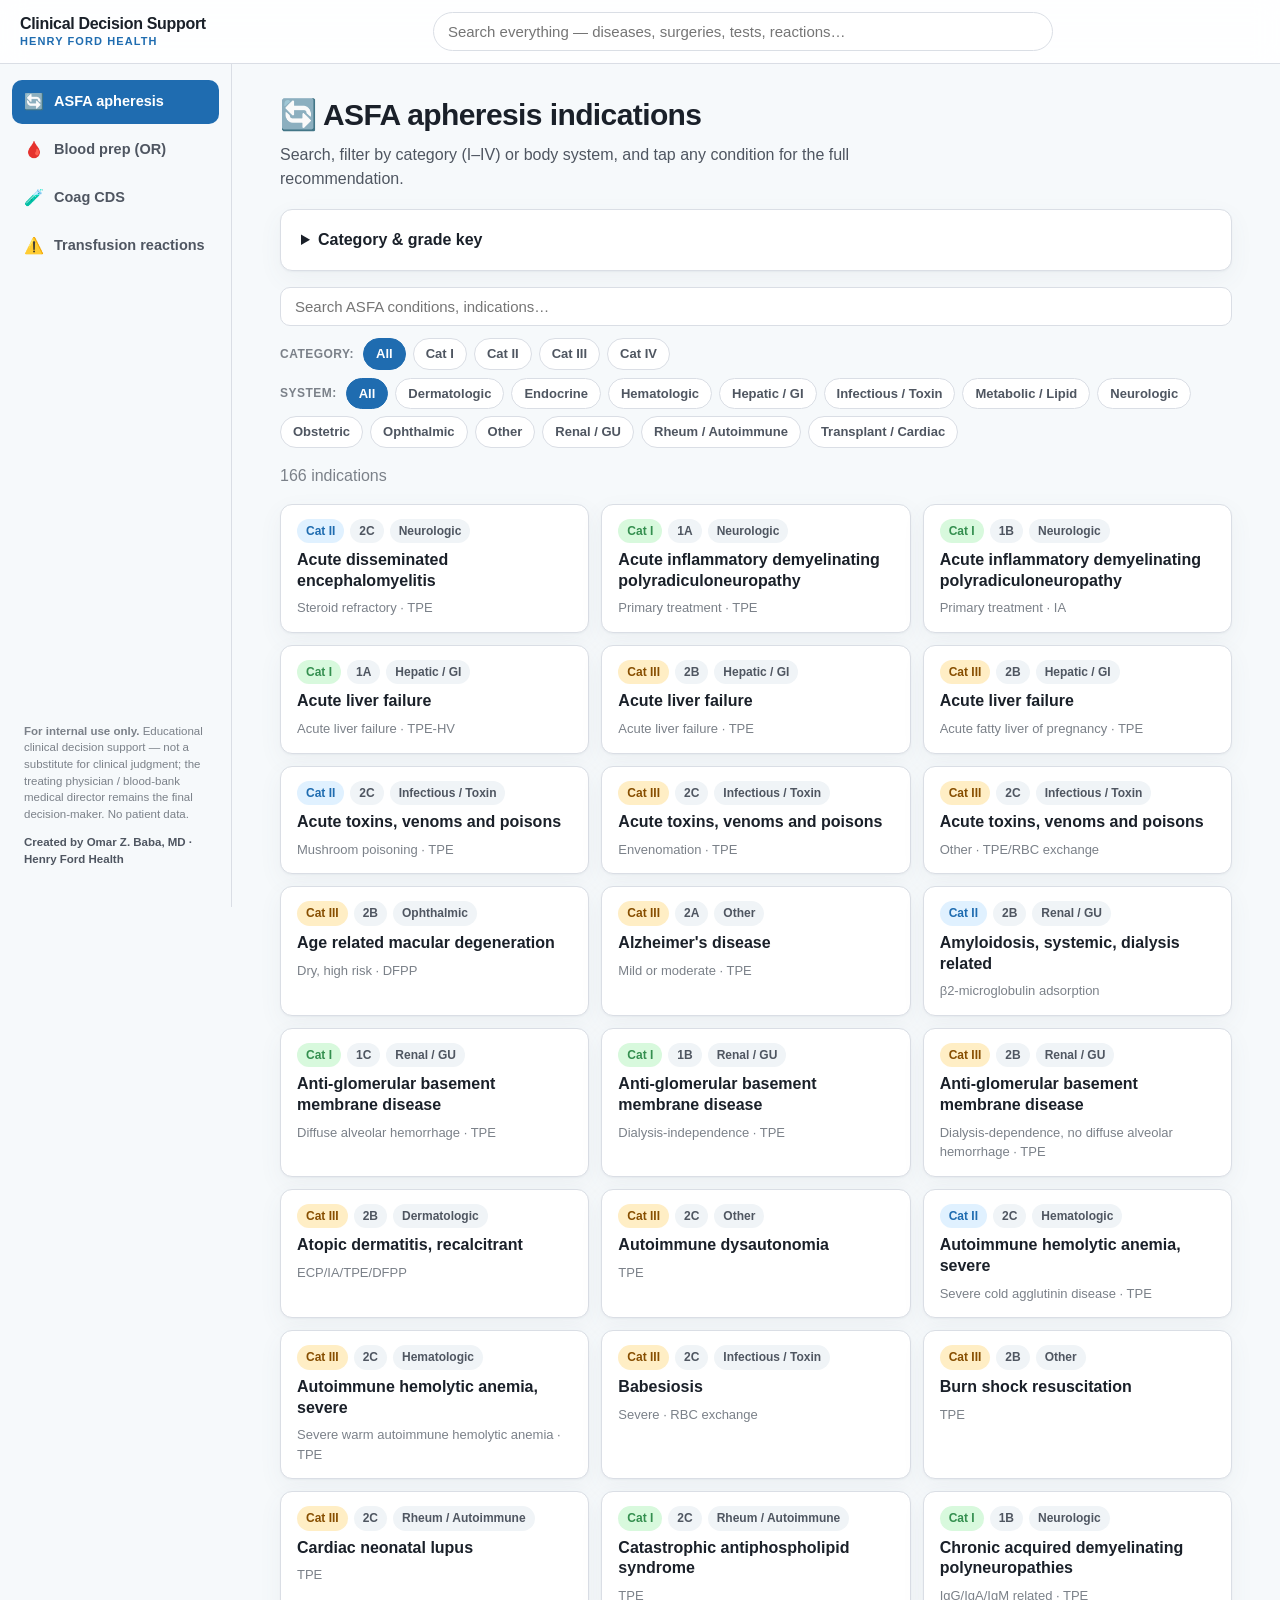
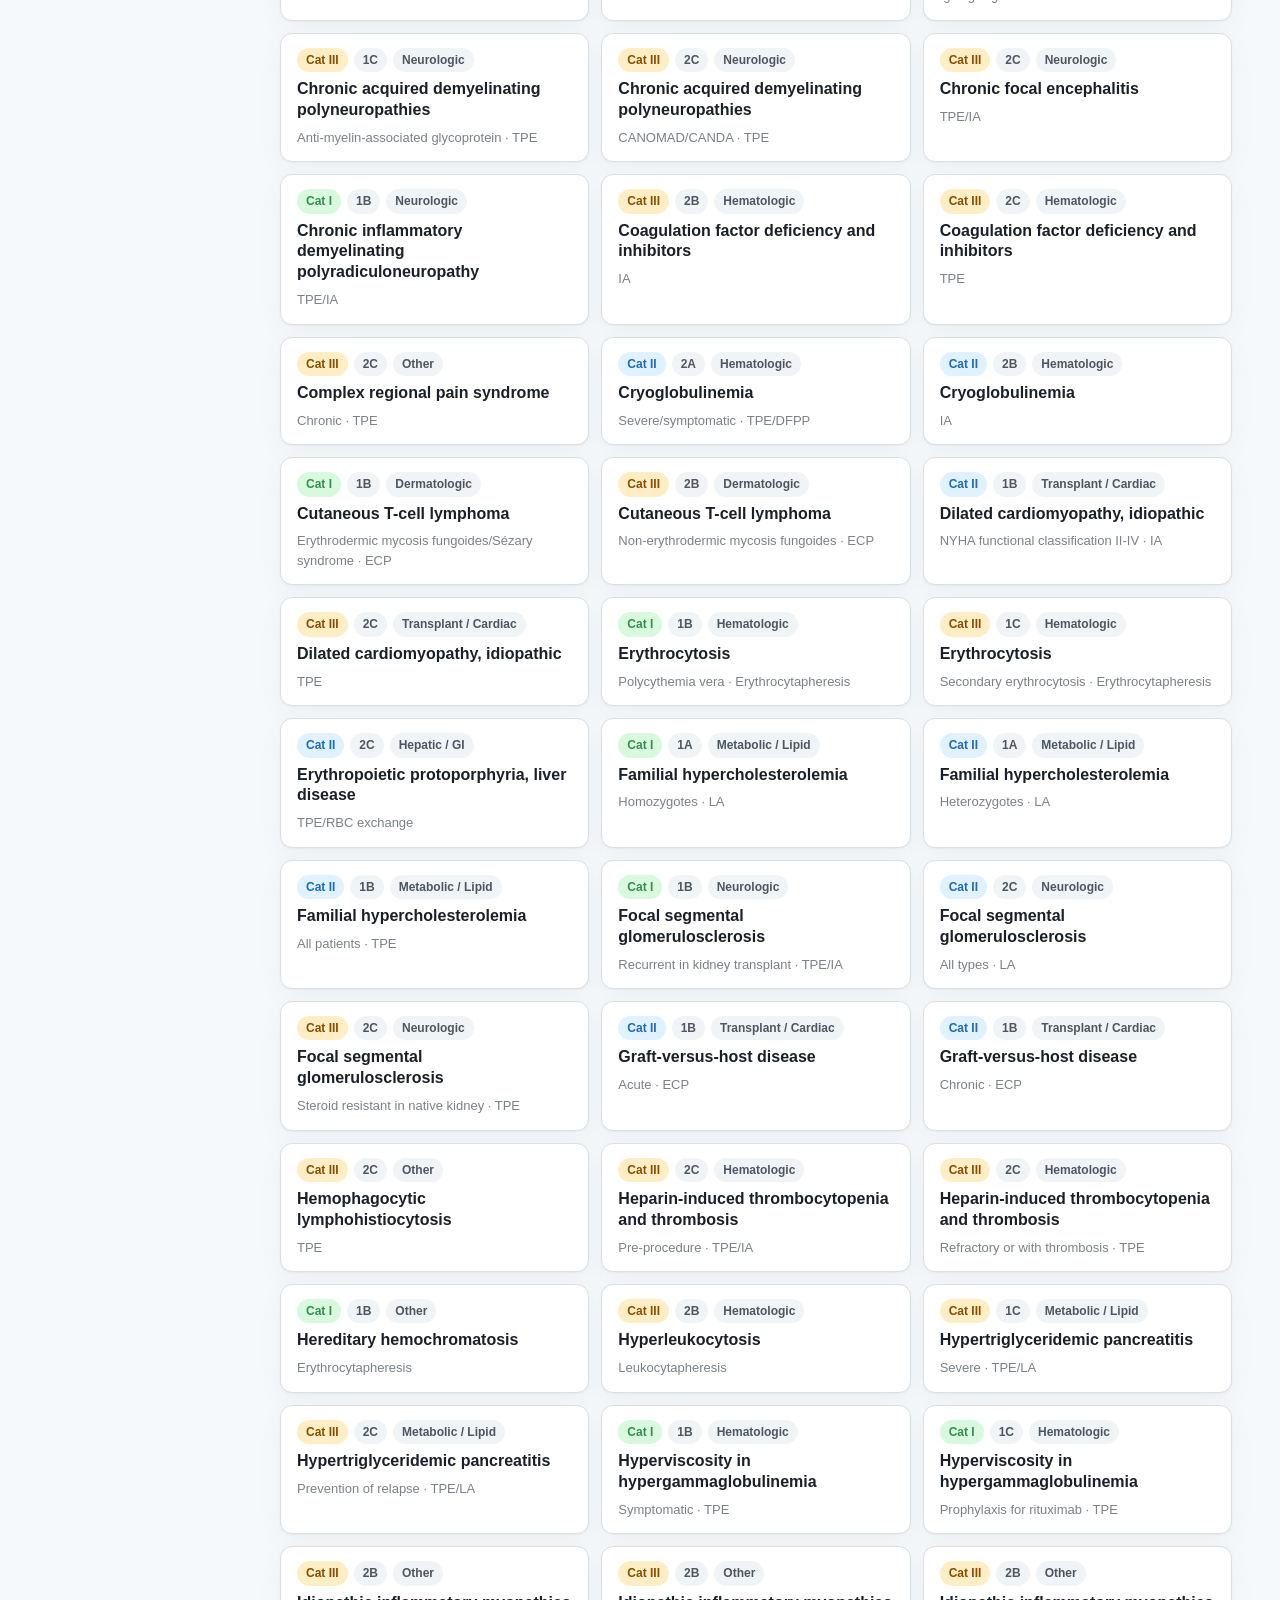
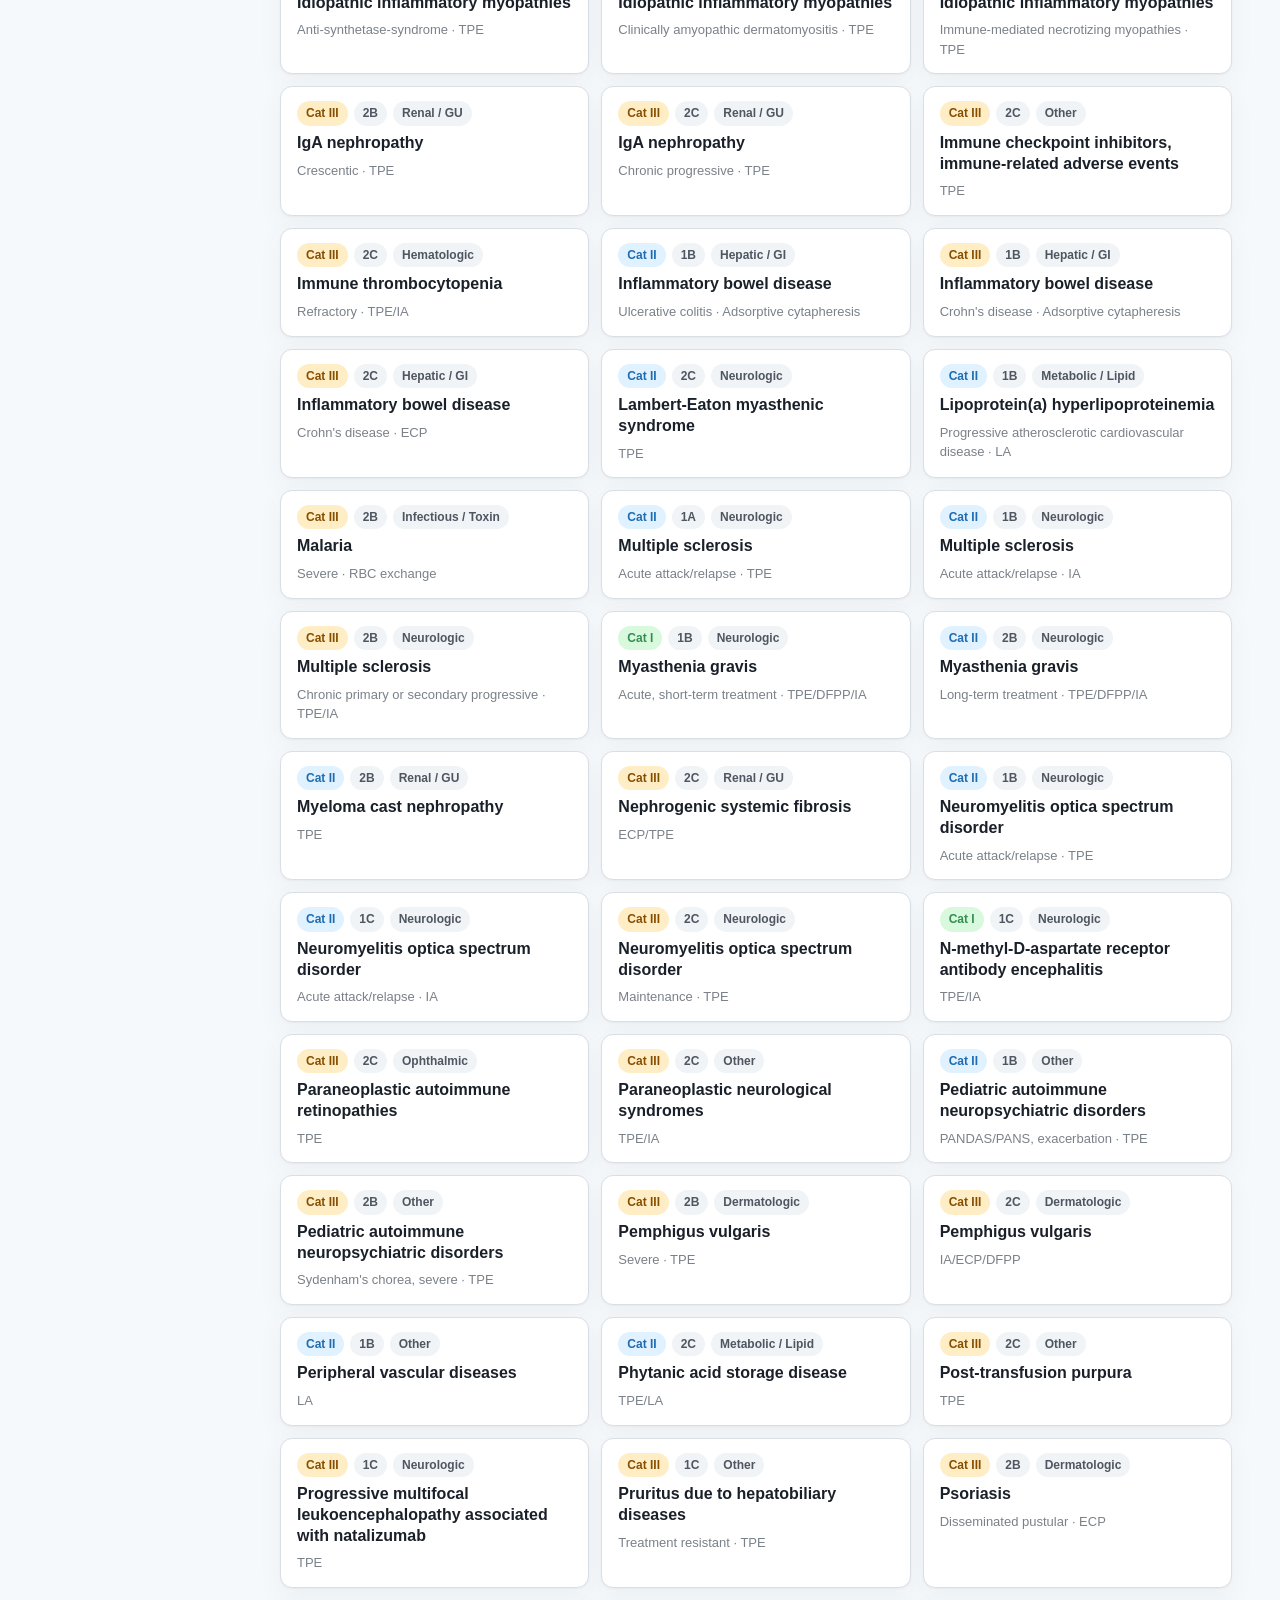
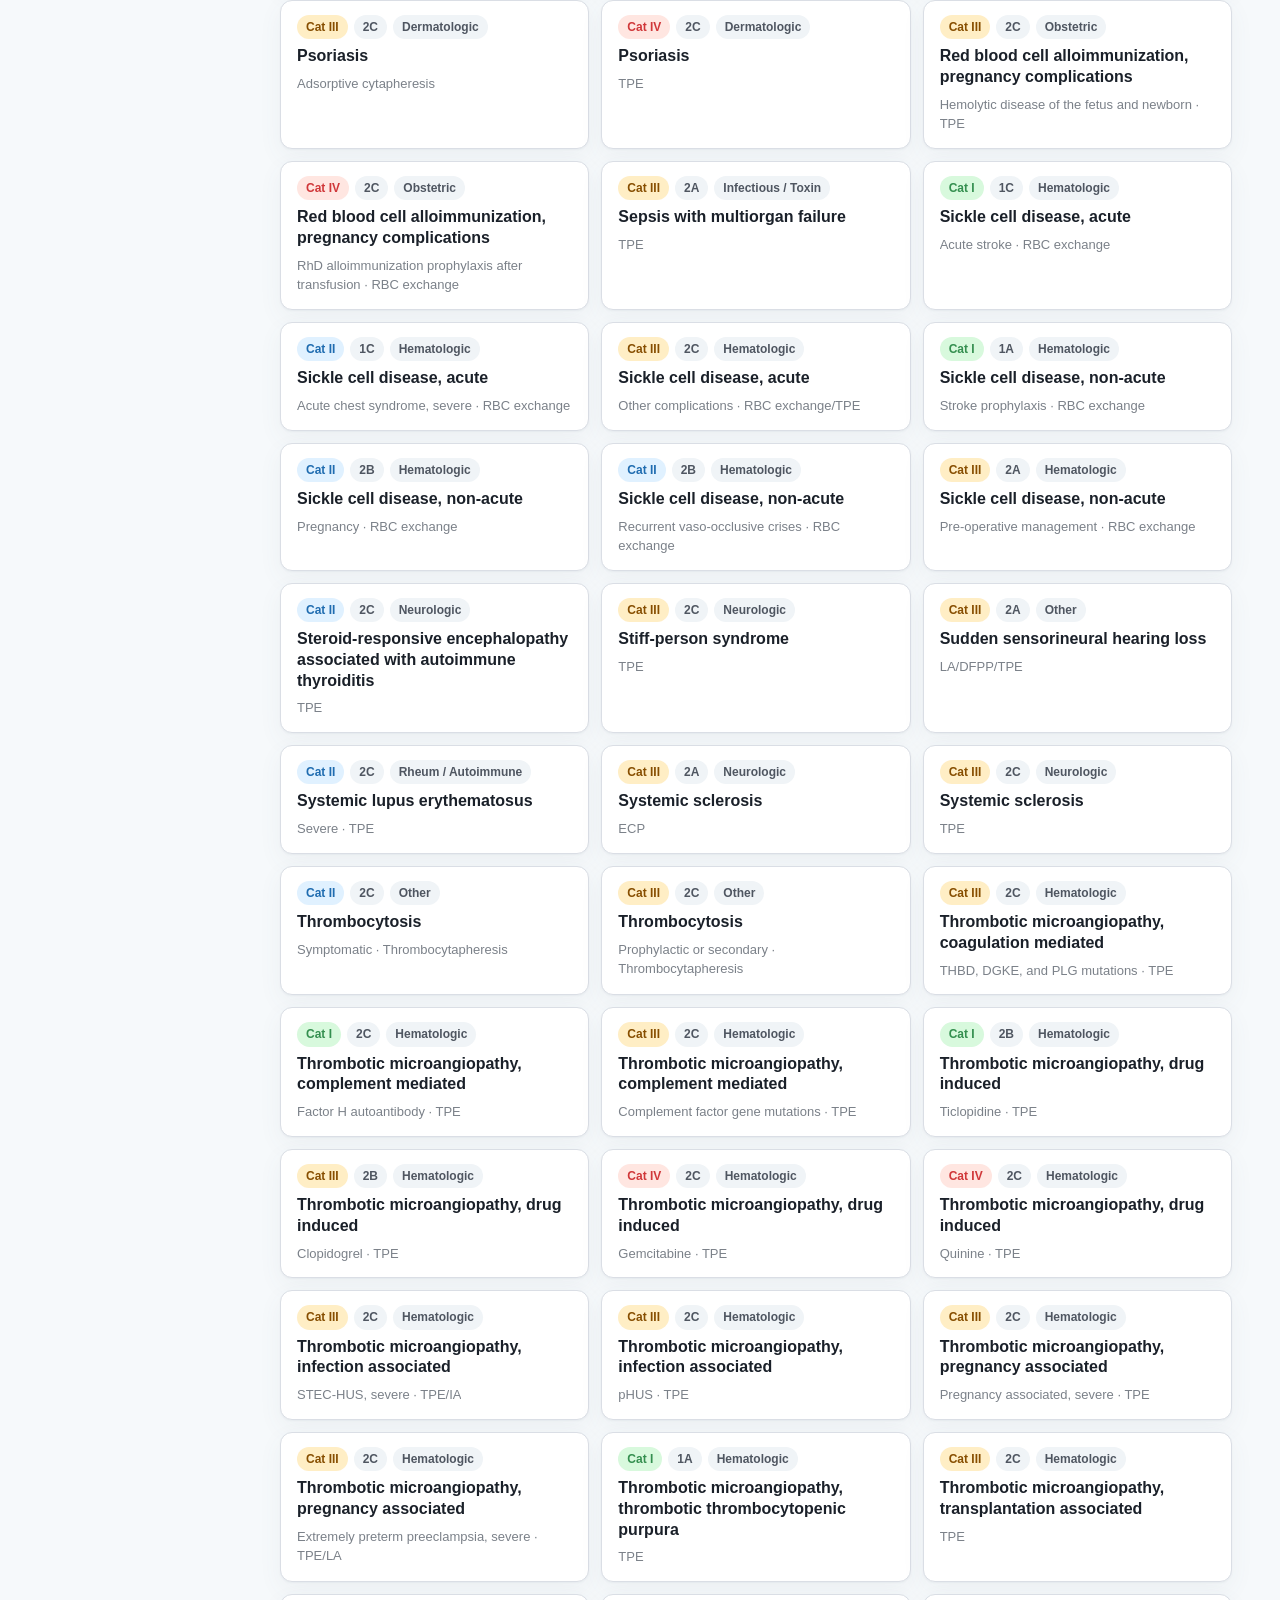
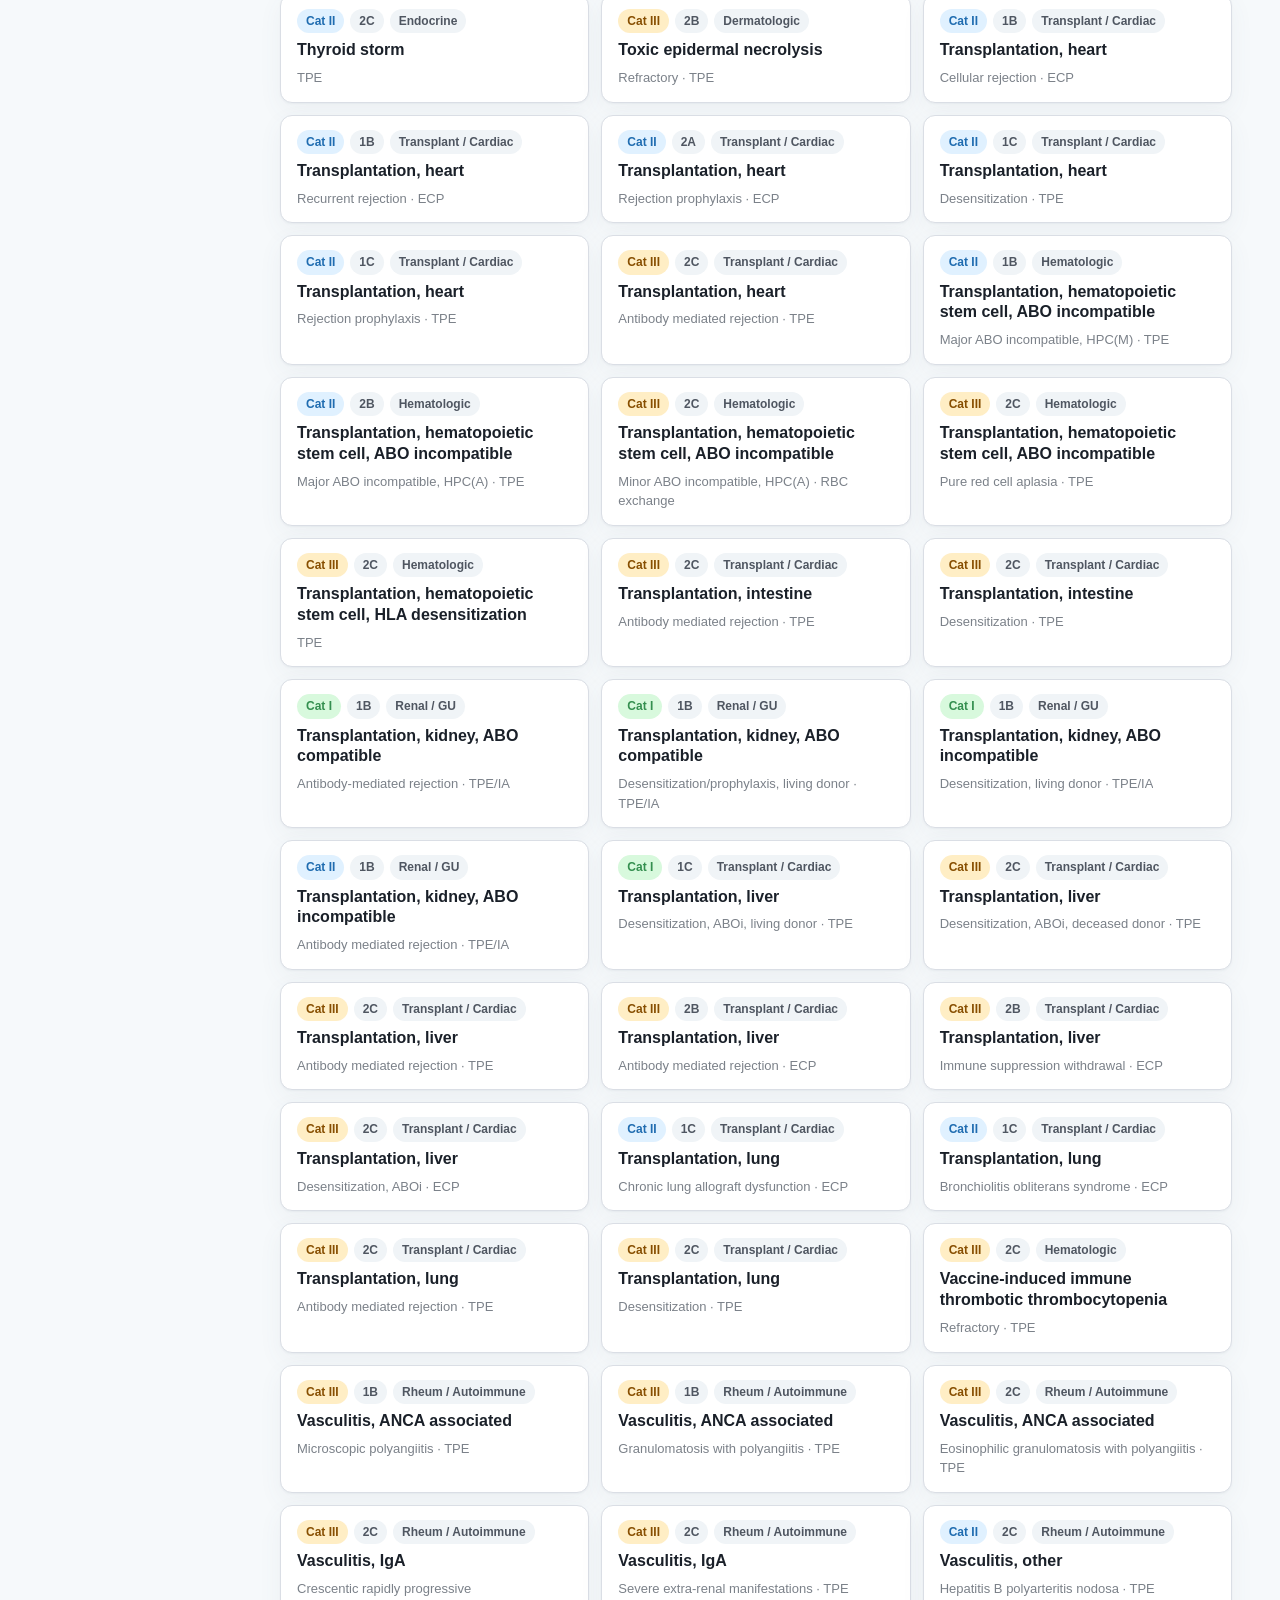
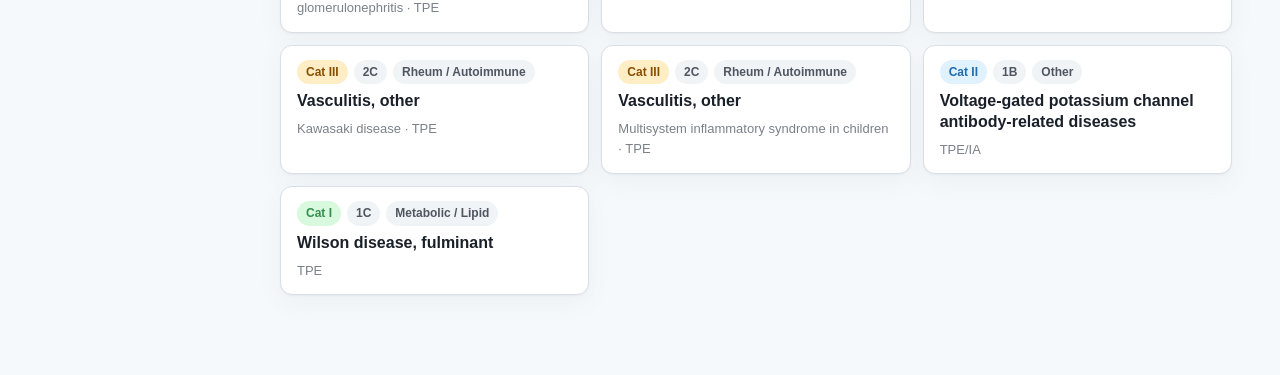
<file: index.html>
<!doctype html>
<html lang="en">
<head>
  <meta charset="utf-8" />
  <meta name="viewport" content="width=device-width, initial-scale=1" />
  <title>Clinical Decision Support — Henry Ford Health</title>
  <link rel="stylesheet" href="styles.css" />
</head>
<body>
  <header class="topbar">
    <div class="brand">
      <span class="brand-mark">Clinical Decision Support</span>
      <span class="brand-sub">Henry Ford Health</span>
    </div>
    <div class="search-wrap">
      <input id="search" type="search" placeholder="Search everything — diseases, surgeries, tests, reactions…" autocomplete="off" aria-label="Global search" />
    </div>
  </header>

  <div class="layout">
    <nav class="sidebar" aria-label="Modules">
      <a class="nav-item" data-route="asfa" href="#asfa"><span class="nav-emoji">🔄</span> ASFA apheresis</a>
      <a class="nav-item" data-route="bloodprep" href="#bloodprep"><span class="nav-emoji">🩸</span> Blood prep (OR)</a>
      <a class="nav-item" data-route="coag" href="#coag"><span class="nav-emoji">🧪</span> Coag CDS</a>
      <a class="nav-item" data-route="reactions" href="#reactions"><span class="nav-emoji">⚠️</span> Transfusion reactions</a>
      <div class="nav-foot">
        <p><strong>For internal use only.</strong> Educational clinical decision support — not a substitute for clinical judgment; the treating physician / blood-bank medical director remains the final decision-maker. No patient data.</p>
        <p class="credit">Created by Omar Z. Baba, MD · Henry Ford Health</p>
      </div>
    </nav>

    <main id="content" class="content" tabindex="-1">
      <!-- rendered by app.js -->
    </main>
  </div>

  <script src="kb.js"></script>
  <script src="app.js"></script>
</body>
</html>
</file>
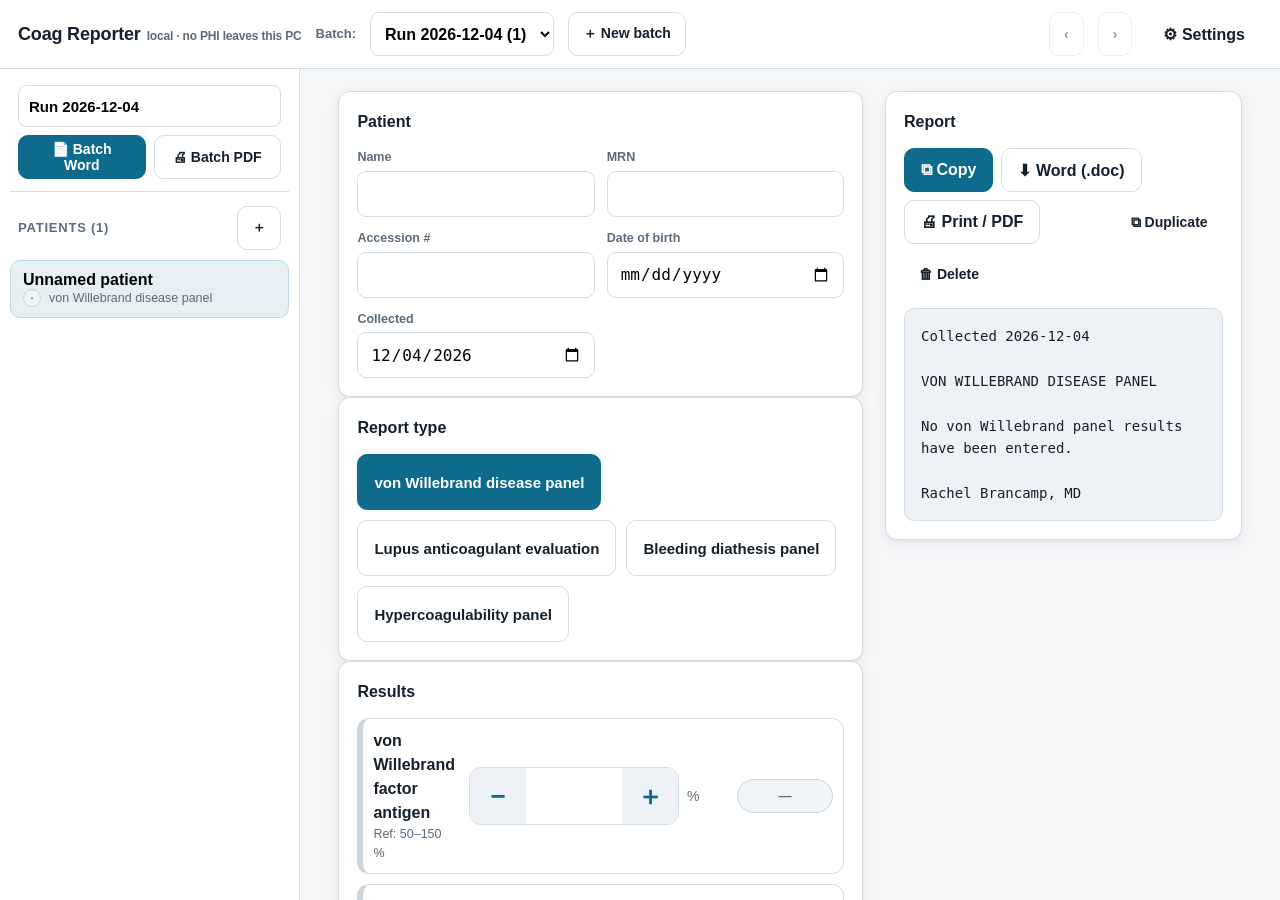
<file: CoagReporter.html>
<!DOCTYPE html>
<html lang="en">
<head>
  <meta charset="utf-8">
  <meta name="viewport" content="width=device-width, initial-scale=1">
  <title>Coag Reporter</title>
  <style>
/* Coag Reporter — clinical, high-contrast, large-target UI. */
:root {
  --bg: #f4f6f8;
  --surface: #ffffff;
  --surface-2: #eef2f6;
  --ink: #14202b;
  --ink-muted: #5b6b78;
  --line: #d4dde4;
  --accent: #0e6b8c;
  --accent-ink: #ffffff;
  --ok-bg: #e3f6e8; --ok-line: #2e8b46; --ok-ink: #146c2e;   /* lines meet 3:1 on white */
  --warn-bg: #fff4e0; --warn-line: #b56b00; --warn-ink: #8a5300;
  --bad-bg: #fde4e4; --bad-line: #c62f2f; --bad-ink: #a01b1b;
  --neutral-bg: #f1f4f7; --neutral-line: #cdd6dd;
  --radius: 12px;
  --shadow: 0 1px 2px rgba(20,32,43,.06), 0 4px 16px rgba(20,32,43,.06);
  --tap: 56px;
  --font: -apple-system, BlinkMacSystemFont, "Segoe UI", Roboto, Helvetica, Arial, sans-serif;
  --mono: "SF Mono", "Cascadia Code", Consolas, "Roboto Mono", monospace;
}
* { box-sizing: border-box; }
html, body { margin: 0; height: 100%; }
body { font-family: var(--font); color: var(--ink); background: var(--bg); font-size: 16px; line-height: 1.5; }
button { font-family: inherit; cursor: pointer; }
input, button, textarea, select { font-size: 1rem; }
:focus-visible { outline: 3px solid var(--accent); outline-offset: 2px; border-radius: 6px; }

/* ---- layout ---- */
.app { display: grid; grid-template-columns: 300px 1fr; grid-template-rows: auto 1fr; height: 100vh; }
.topbar { grid-column: 1 / -1; display: flex; align-items: center; gap: 14px; padding: 12px 18px; background: var(--surface); border-bottom: 1px solid var(--line); }
.brand { font-weight: 800; font-size: 18px; letter-spacing: -.01em; }
.brand small { color: var(--ink-muted); font-weight: 600; margin-left: 6px; font-size: 12px; }
.topbar .spacer { flex: 1; }
.sidebar { background: var(--surface); border-right: 1px solid var(--line); overflow-y: auto; padding: 10px; }
.main { overflow-y: auto; padding: 22px clamp(16px, 3vw, 40px); }
.wrap { max-width: 1100px; margin: 0 auto; display: grid; grid-template-columns: 1fr 1fr; gap: 22px; align-items: start; }
@media (max-width: 900px) { .app { grid-template-columns: 1fr; } .sidebar { display: none; } .wrap { grid-template-columns: 1fr; } }

/* ---- buttons ---- */
.btn { display: inline-flex; align-items: center; gap: 8px; min-height: 44px; padding: 0 16px; border-radius: 10px; border: 1px solid var(--line); background: var(--surface); color: var(--ink); font-weight: 650; }
.btn:hover { background: var(--surface-2); }
.btn.primary { background: var(--accent); color: var(--accent-ink); border-color: var(--accent); }
.btn.primary:hover { filter: brightness(1.06); }
.btn.ghost { border-color: transparent; background: transparent; }
.btn.sm { min-height: 44px; padding: 0 14px; font-size: 14px; }
.btn:disabled { opacity: .45; cursor: not-allowed; }

/* ---- sidebar patient list ---- */
.plist-head { display: flex; align-items: center; justify-content: space-between; padding: 6px 8px 10px; }
.plist-head h2 { font-size: 13px; text-transform: uppercase; letter-spacing: .06em; color: var(--ink-muted); margin: 0; }
.pitem { width: 100%; text-align: left; border: 1px solid transparent; background: transparent; border-radius: 10px; padding: 10px 12px; display: block; margin-bottom: 4px; }
.pitem:hover { background: var(--surface-2); }
.pitem.sel { background: #e6f0f4; border-color: #bcd9e4; }
.pitem .pname { font-weight: 700; }
.pitem .pmeta { font-size: 12.5px; color: var(--ink-muted); display: flex; align-items: center; gap: 8px; }
.dot { width: 18px; height: 18px; border-radius: 50%; display: inline-flex; align-items: center; justify-content: center; font-size: 11px; font-weight: 800; line-height: 1; color: #fff; background: var(--neutral-line); flex: 0 0 auto; }
.dot.ok { background: var(--ok-line); } .dot.warn { background: var(--warn-line); } .dot.bad { background: var(--bad-line); }
.dot.neutral { background: var(--neutral-bg); color: var(--ink-muted); border: 1px solid var(--neutral-line); }

/* ---- cards ---- */
.card { background: var(--surface); border: 1px solid var(--line); border-radius: var(--radius); box-shadow: var(--shadow); padding: 18px; }
.card h2 { margin: 0 0 14px; font-size: 16px; }
.card.full { grid-column: 1 / -1; }
.muted { color: var(--ink-muted); }

/* ---- demographics ---- */
.demo-grid { display: grid; grid-template-columns: repeat(auto-fit, minmax(160px, 1fr)); gap: 12px; }
.field label { display: block; font-size: 12.5px; font-weight: 700; color: var(--ink-muted); margin-bottom: 4px; }
.field input { width: 100%; min-height: 46px; padding: 8px 12px; border: 1px solid var(--line); border-radius: 9px; background: var(--surface); }

/* ---- panel picker ---- */
.panelpick { display: flex; flex-wrap: wrap; gap: 10px; }
.panelpick .btn { min-height: var(--tap); font-size: 15px; }
.panelpick .btn[aria-pressed="true"] { background: var(--accent); color: #fff; border-color: var(--accent); }

/* ---- analyte rows ---- */
.agroup { margin-bottom: 6px; }
.agroup > h3 { font-size: 12px; text-transform: uppercase; letter-spacing: .05em; color: var(--ink-muted); margin: 14px 0 8px; }
.arow { display: grid; grid-template-columns: 1fr auto; gap: 8px 14px; align-items: center; padding: 10px; border: 1px solid var(--line); border-radius: 12px; margin-bottom: 10px; border-left-width: 6px; border-left-color: var(--neutral-line); }
.arow.ok { border-left-color: var(--ok-line); background: linear-gradient(0deg, var(--ok-bg), var(--ok-bg)) padding-box; }
.arow.warn { border-left-color: var(--warn-line); }
.arow.bad { border-left-color: var(--bad-line); }
.arow .alabel { font-weight: 650; }
.arow .aref { font-size: 12.5px; color: var(--ink-muted); }
.arow .actl { display: flex; align-items: center; gap: 8px; justify-self: end; }

/* big numeric stepper */
.num { display: inline-flex; align-items: stretch; border: 1px solid var(--line); border-radius: 12px; overflow: hidden; }
.num button { width: var(--tap); min-height: var(--tap); border: none; background: var(--surface-2); font-size: 26px; font-weight: 700; color: var(--accent); line-height: 1; }
.num button:hover { background: #e2e9ee; }
.num input { width: 96px; border: none; text-align: center; font-size: 26px; font-weight: 800; font-variant-numeric: tabular-nums; background: var(--surface); }
.num input::-webkit-outer-spin-button, .num input::-webkit-inner-spin-button { -webkit-appearance: none; margin: 0; }
.num input[type=number] { -moz-appearance: textfield; }
.unit { font-size: 14px; color: var(--ink-muted); min-width: 42px; }

/* status chip */
.chip { min-width: 96px; text-align: center; padding: 6px 10px; border-radius: 999px; font-weight: 800; font-size: 13px; border: 1px solid var(--neutral-line); background: var(--neutral-bg); color: var(--ink-muted); }
.chip.ok { background: var(--ok-bg); border-color: var(--ok-line); color: var(--ok-ink); }
.chip.warn { background: var(--warn-bg); border-color: var(--warn-line); color: var(--warn-ink); }
.chip.bad { background: var(--bad-bg); border-color: var(--bad-line); color: var(--bad-ink); }

/* choice toggle buttons */
.choice { display: inline-flex; gap: 8px; }
.choice button { min-height: var(--tap); padding: 0 18px; border-radius: 12px; border: 2px solid var(--line); background: var(--surface); font-weight: 750; font-size: 15px; }
.choice button[aria-pressed="true"][data-kind="normal"] { background: var(--ok-bg); border-color: var(--ok-line); color: var(--ok-ink); }
.choice button[aria-pressed="true"][data-kind="abnormal"] { background: var(--warn-bg); border-color: var(--warn-line); color: var(--warn-ink); }
.choice button[aria-pressed="true"][data-kind="skip"] { background: var(--surface-2); border-color: var(--ink-muted); color: var(--ink); }

/* ---- report ---- */
.report-actions { display: flex; flex-wrap: wrap; gap: 8px; margin-bottom: 12px; }
.report { white-space: pre-wrap; font-family: var(--mono); font-size: 14px; line-height: 1.6; background: var(--surface-2); border: 1px solid var(--line); border-radius: 10px; padding: 16px; min-height: 180px; }
.report .rh { font-weight: 800; }
.toast { position: fixed; bottom: 22px; left: 50%; transform: translateX(-50%); background: var(--ink); color: #fff; padding: 10px 16px; border-radius: 10px; box-shadow: var(--shadow); opacity: 0; transition: opacity .2s; pointer-events: none; }
.toast.show { opacity: 1; }

/* ---- settings ---- */
.settings textarea { width: 100%; min-height: 90px; padding: 10px; border: 1px solid var(--line); border-radius: 9px; font-family: var(--mono); font-size: 13px; line-height: 1.5; }
.settings .field input.range { width: 110px; min-height: 40px; }
.range-row { display: flex; flex-wrap: wrap; gap: 12px; align-items: end; padding: 8px 0; border-bottom: 1px dashed var(--line); }
.tpl-row { margin-bottom: 14px; }
.tpl-row label { display: block; font-weight: 700; font-size: 13px; margin-bottom: 4px; }

.empty { text-align: center; color: var(--ink-muted); padding: 60px 20px; }
.draft-badge { margin-left: 10px; font-size: 11px; font-weight: 800; letter-spacing: .05em; padding: 2px 8px; border-radius: 999px; background: var(--warn-bg); color: var(--warn-ink); border: 1px solid var(--warn-line); vertical-align: middle; }

/* ---- batch UI (topbar select + sidebar batch header) ---- */
.tb-label { font-size: 13px; font-weight: 700; color: var(--ink-muted); }
.batch-select { min-height: 44px; max-width: 240px; padding: 0 10px; border: 1px solid var(--line); border-radius: 9px; background: var(--surface); font-weight: 650; }
.batch-head { padding: 6px 8px 12px; border-bottom: 1px solid var(--line); margin-bottom: 8px; }
.batch-name { width: 100%; min-height: 42px; padding: 6px 10px; border: 1px solid var(--line); border-radius: 8px; font-weight: 800; font-size: 15px; margin-bottom: 8px; background: var(--surface); }
.batch-actions { display: flex; gap: 8px; }
.batch-actions .btn { flex: 1; justify-content: center; }

/* ---- print (single OR batch — both go through the .print-batch overlay) ---- */
.print-batch { display: none; }
@media print {
  body.batch-print > .app { display: none !important; }
  body.batch-print .print-batch { display: block !important; }
  .print-batch .report-page { white-space: pre-wrap; font-family: var(--font); font-size: 12pt; line-height: 1.5; color: #000; page-break-after: always; }
  .print-batch .report-page:last-child { page-break-after: auto; }
}

</style>
</head>
<body>
  <div class="app" id="app"></div>
  <script>
/* Coag Reporter — default panel definitions.
 *
 * Each panel is data: analytes (numeric or choice, with reference ranges and a
 * clinical-significance threshold) plus EDITABLE prose template fragments. The
 * engine (engine.js) fills the {placeholders} and selects the right narrative
 * branch. Everything here can be overridden by the user in Settings, so the
 * attending controls the wording, ranges, and signature without touching code.
 *
 * Wording for vWD (negative) and Lupus anticoagulant is taken verbatim from
 * Dr. Rachel Brancamp's templates.
 */
(function (root) {
  "use strict";

  var DEFAULT_PANELS = [
    {
      id: "vwd",
      title: "von Willebrand disease panel",
      heading: "VON WILLEBRAND DISEASE PANEL",
      signature: "Rachel Brancamp, MD",
      analytes: [
        { id: "vwf_ag", label: "von Willebrand factor antigen", unit: "%", type: "number", low: 50, high: 150, abnormal: "low", decimals: 0 },
        { id: "gp1b",   label: "GP1b activity",                 unit: "%", type: "number", low: 50, high: 150, abnormal: "low", decimals: 0 },
        { id: "fviii",  label: "factor VIII activity",          unit: "%", type: "number", low: 50, high: 150, abnormal: "low", decimals: 0 },
        { id: "fibrinogen", label: "fibrinogen",          unit: "mg/dL", type: "number", low: 200, high: 450, abnormal: "low", decimals: 0 }
      ],
      // The analyte sentence ("The X (52%), Y (88%) … are not decreased.") is
      // assembled by the engine from ONLY the entered analytes, so blanks never
      // leak; these editable fragments are the fixed clinical wording around it.
      templates: {
        intro: "Laboratory testing for von Willebrand disease is performed. ",
        concl_negative: "This evaluation is negative for von Willebrand disease.",
        concl_pending: "Interpretation pending completion of the panel.",
        abnormal_tail: "These results may be consistent with von Willebrand disease; correlation with the clinical history and consideration of VWF multimer analysis / subtyping is suggested. [DRAFT abnormal wording — edit in Settings to match your preferred report.]"
      }
    },

    {
      id: "lupus_ac",
      title: "Lupus anticoagulant evaluation",
      heading: "LUPUS ANTICOAGULANT EVALUATION",
      signature: "Rachel Brancamp, MD",
      analytes: [
        { id: "ptt_la", label: "PTT-LA", type: "choice",
          options: [{ v: "neg", label: "Negative", kind: "normal" }, { v: "pos", label: "Positive", kind: "abnormal" }] },
        { id: "drvvt", label: "dRVVT", type: "choice",
          options: [{ v: "neg", label: "Negative", kind: "normal" }, { v: "pos", label: "Positive", kind: "abnormal" }] },
        { id: "drvvt_ratio", label: "dRVVT normalized ratio", type: "number", low: null, high: 1.2, abnormal: "high", decimals: 1, showWhen: { drvvt: "pos" } },
        { id: "apa_performed", label: "Antiphospholipid antibodies performed?", type: "choice",
          options: [{ v: "no", label: "Not performed", kind: "skip" }, { v: "yes", label: "Performed", kind: "normal" }] },
        { id: "acl_igg", label: "anticardiolipin IgG", unit: "GPL", type: "number", low: null, high: 15, sig: 40, abnormal: "high", decimals: 1, showWhen: { apa_performed: "yes" } },
        { id: "acl_igm", label: "anticardiolipin IgM", unit: "MPL", type: "number", low: null, high: 15, sig: 40, abnormal: "high", decimals: 1, showWhen: { apa_performed: "yes" } },
        { id: "b2_igg",  label: "anti-beta 2 glycoprotein I IgG", unit: "U/mL", type: "number", low: null, high: 20, sig: 40, abnormal: "high", decimals: 1, showWhen: { apa_performed: "yes" } },
        { id: "b2_igm",  label: "anti-beta 2 glycoprotein I IgM", unit: "U/mL", type: "number", low: null, high: 20, sig: 40, abnormal: "high", decimals: 1, showWhen: { apa_performed: "yes" } }
      ],
      // Antibody display names used when describing elevations in prose.
      apa_names: {
        acl_igg: "anticardiolipin IgG antibody",
        acl_igm: "anticardiolipin IgM antibody",
        b2_igg: "anti-beta 2 glycoprotein I IgG antibody",
        b2_igm: "anti-beta 2 glycoprotein I IgM antibody"
      },
      templates: {
        intro: "Laboratory testing for lupus anticoagulant is performed. ",
        res_both_neg: "Two tests for the presence of a lupus anticoagulant, the PTT-LA and the dRVV time, are both negative. ",
        res_ptt_only: "One test for the presence of a lupus anticoagulant, the PTT-LA, is positive, while another, the dRVV time, is negative. ",
        // {ratio_paren} expands to " (normalized ratio = 1.6)" when a ratio is
        // entered, and to nothing when it is left blank (so no "#.#" leaks).
        res_drvvt_only: "One test for the presence of a lupus anticoagulant, the dRVVT{ratio_paren}, is positive, while another, the PTT-LA, is negative. ",
        res_both_pos: "Two tests for the presence of a lupus anticoagulant, the PTT-LA and dRVVT{ratio_paren} are positive. ",
        apa_all_normal: "Anticardiolipin and anti-beta 2 glycoprotein I IgG and IgM antibodies are normal.",
        concl_neg: "This evaluation is negative for the presence of a lupus anticoagulant.",
        concl_neg_nonsig: "This evaluation is negative for the presence of a lupus anticoagulant. The elevation of the {antibody} is below a clinically significant level (>40.0).",
        concl_pos: "This evaluation suggests the presence of a lupus anticoagulant. However, confirmation requires repeat positive testing at least 12 weeks after the current evaluation.",
        concl_sig_apa: "This evaluation demonstrates a clinically significant elevation (>40.0) of the {antibody}. Testing should be repeated after at least 12 weeks to determine if this elevation persists.\n\nTesting for the presence of a lupus anticoagulant is negative.",
        concl_sig_apa_addon: "In addition, there is a clinically significant elevation (>40.0) of the {antibody}, which should be repeated after at least 12 weeks to determine if it persists."
      }
    }
  ];

  // ===================================================================
  // Drafted from the existing reviewed TM·Coag panels (click-state model).
  // These render in the same UI and use the generic rule-based prose engine.
  // Wording is a DRAFT — refine intro/conclusion in Settings (rule impressions
  // are reused verbatim from your reviewed panel logic).
  // ===================================================================
  function _opt(a) { return a.length > 3 ? { v: a[0], label: a[1], kind: a[2], report: a[3] } : { v: a[0], label: a[1], kind: a[2] }; }
  function A(id, label, group, arr) { return { id: id, label: label, type: "choice", group: group, options: arr.map(_opt) }; }
  var _N = ["normal", "Normal", "normal"], _NEG = ["negative", "Negative", "normal"];

  DEFAULT_PANELS.push({
    id: "bleeding_diathesis",
    title: "Bleeding diathesis panel",
    heading: "BLEEDING DIATHESIS PANEL",
    signature: "Rachel Brancamp, MD",
    draft: true,
    analytes: [
      A("pt", "PT / INR", "Basic coagulation", [_N, ["prolonged", "↑ Prolonged", "abnormal", "The PT/INR is prolonged."]]),
      A("aptt", "aPTT", "Basic coagulation", [_N, ["prolonged", "↑ Prolonged", "abnormal", "The aPTT is prolonged."]]),
      A("fibrinogen", "Fibrinogen", "Basic coagulation", [_N, ["low", "↓ Low", "abnormal", "The fibrinogen is decreased."], ["high", "↑ High", "abnormal", "The fibrinogen is increased (acute-phase reactant)."]]),
      A("platelet_count", "Platelet count", "Basic coagulation", [_N, ["low", "↓ Low", "abnormal", "The platelet count is decreased (thrombocytopenia)."], ["high", "↑ High", "abnormal", "The platelet count is increased (thrombocytosis)."]]),
      A("thrombin_time", "Thrombin time", "Basic coagulation", [_N, ["prolonged", "↑ Prolonged", "abnormal", "The thrombin time is prolonged."]]),
      A("d_dimer", "D-dimer", "Basic coagulation", [_N, ["elevated", "↑ Elevated", "abnormal", "The D-dimer is elevated."]]),
      A("vwf_gp1b", "VWF:GP1bM activity", "Von Willebrand screen", [_N, ["decreased", "↓ Low", "abnormal", "The VWF activity (GP1bM) is reduced."]]),
      A("vwf_ag", "Von Willebrand antigen", "Von Willebrand screen", [_N, ["decreased", "↓ Low", "abnormal", "The VWF antigen is reduced."]]),
      A("factor_viii", "Factor VIII activity", "Von Willebrand screen", [_N, ["decreased", "↓ Low", "abnormal", "The factor VIII activity is reduced."], ["elevated", "↑ High", "abnormal", "The factor VIII activity is elevated (acute-phase reactant)."]]),
      A("multimer", "Multimeric analysis", "Von Willebrand screen", [_N, ["abnormal", "Abnormal", "abnormal", "The multimer pattern is abnormal (loss of high-molecular-weight multimers)."]]),
      A("factor_xii", "Factor XII activity", "Specific factors", [_N, ["decreased", "↓ Low", "abnormal", "The factor XII activity is reduced."]]),
      A("factor_ix", "Factor IX activity", "Specific factors", [_N, ["decreased", "↓ Low", "abnormal", "The factor IX activity is reduced."]]),
      A("factor_xi", "Factor XI activity", "Specific factors", [_N, ["decreased", "↓ Low", "abnormal", "The factor XI activity is reduced."]]),
      A("factor_v", "Factor V activity", "Specific factors", [_N, ["decreased", "↓ Low", "abnormal", "The factor V activity is reduced."]]),
      A("factor_vii", "Factor VII activity", "Specific factors", [_N, ["decreased", "↓ Low", "abnormal", "The factor VII activity is reduced."]]),
      A("factor_x", "Factor X activity", "Specific factors", [_N, ["decreased", "↓ Low", "abnormal", "The factor X activity is reduced."]]),
      A("factor_ii", "Factor II activity", "Specific factors", [_N, ["decreased", "↓ Low", "abnormal", "The factor II (prothrombin) activity is reduced."]]),
      A("factor_xiii", "Factor XIII screen", "Specific factors", [_NEG, ["positive", "+ Positive", "abnormal", "The factor XIII screen is positive (soluble clot), indicating factor XIII deficiency."]]),
      A("inhibitor_screen", "Factor inhibitor screen", "Specific factors", [_NEG, ["positive", "+ Positive", "abnormal", "The factor inhibitor screen is positive (Bethesda units detected)."]]),
      A("closure_epi", "PFA closure time — EPI", "Specific factors", [_N, ["prolonged", "↑ Prolonged", "abnormal", "The PFA closure time (EPI) is prolonged."]]),
      A("closure_adp", "PFA closure time — ADP", "Specific factors", [_N, ["prolonged", "↑ Prolonged", "abnormal", "The PFA closure time (ADP) is prolonged."]])
    ],
    rules: [
      { id: "vwd_quantitative", when: { vwf_gp1b: ["decreased"], vwf_ag: ["decreased"] }, impression: "Reduced VWF activity and antigen support von Willebrand disease; proportionally reduced activity and antigen (ratio ≥0.7) favour a quantitative type 1 defect, and factor VIII is often reduced in parallel." },
      { id: "vwd_qualitative", when: { vwf_gp1b: ["decreased"], vwf_ag: ["normal", "not_done"] }, impression: "Reduced VWF activity with preserved antigen (low activity:antigen ratio, <0.7) suggests a qualitative type 2 von Willebrand defect; confirm with multimer analysis." },
      { id: "vwd_low_antigen", when: { vwf_ag: ["decreased"], vwf_gp1b: ["normal", "not_done"] }, impression: "Reduced VWF antigen indicates low von Willebrand factor; with proportionally reduced activity this is type 1 von Willebrand disease. Blood group O lowers VWF physiologically." },
      { id: "multimer_abn", when: { multimer: ["abnormal"] }, impression: "An abnormal multimer pattern (loss of high-molecular-weight multimers) supports type 2 von Willebrand disease." },
      { id: "isolated_pt", when: { pt: ["prolonged"], aptt: ["normal", "not_done"] }, impression: "Isolated PT prolongation points to factor VII deficiency or an early/partial vitamin-K-dependent defect (warfarin, vitamin K deficiency, early liver disease)." },
      { id: "isolated_aptt", when: { aptt: ["prolonged"], pt: ["normal", "not_done"] }, impression: "Isolated aPTT prolongation indicates an intrinsic-pathway factor deficiency (VIII, IX, XI, or XII) or — with low factor VIII — von Willebrand disease; an inhibitor or lupus anticoagulant is also possible." },
      { id: "both_pt_aptt", when: { pt: ["prolonged"], aptt: ["prolonged"] }, impression: "Combined PT and aPTT prolongation suggests a common-pathway or multiple-factor process: liver disease, vitamin K deficiency or warfarin, DIC, or a deficiency of factor II, V, or X." },
      { id: "dic", when: { platelet_count: ["low"], fibrinogen: ["low"], d_dimer: ["elevated"] }, impression: "Thrombocytopenia with low fibrinogen and an elevated D-dimer, in the appropriate setting, is consistent with disseminated intravascular coagulation (DIC)." },
      { id: "f8_low", when: { factor_viii: ["decreased"] }, impression: "Reduced factor VIII may reflect hemophilia A, von Willebrand disease (factor VIII low secondary to low VWF), or an acquired factor VIII inhibitor." },
      { id: "f9_low", when: { factor_ix: ["decreased"] }, impression: "Reduced factor IX is consistent with hemophilia B." },
      { id: "f11_low", when: { factor_xi: ["decreased"] }, impression: "Reduced factor XI (the bleeding risk correlates poorly with the level)." },
      { id: "f12_low", when: { factor_xii: ["decreased"] }, impression: "Reduced factor XII prolongs the aPTT but is not associated with bleeding." },
      { id: "f7_low", when: { factor_vii: ["decreased"] }, impression: "Reduced factor VII is an isolated extrinsic-pathway deficiency (prolongs the PT only)." },
      { id: "f5_low", when: { factor_v: ["decreased"] }, impression: "Reduced factor V (consider combined factor V and VIII deficiency, or liver disease)." },
      { id: "f10_low", when: { factor_x: ["decreased"] }, impression: "Reduced factor X (consider acquired causes such as amyloidosis)." },
      { id: "f2_low", when: { factor_ii: ["decreased"] }, impression: "Reduced factor II (prothrombin), which is vitamin-K-dependent; consider warfarin, vitamin K deficiency, or liver disease." },
      { id: "f13_pos", when: { factor_xiii: ["positive"] }, impression: "A positive factor XIII screen indicates factor XIII deficiency — delayed bleeding and poor wound healing with a normal PT and aPTT." },
      { id: "inhibitor", when: { inhibitor_screen: ["positive"] }, impression: "A positive inhibitor screen indicates a specific factor inhibitor; identify the target factor and quantify the Bethesda titer." },
      { id: "closure_both", when: { closure_epi: ["prolonged"], closure_adp: ["prolonged"] }, impression: "Both PFA closure times are prolonged — von Willebrand disease or a platelet function defect (also seen with significant thrombocytopenia or anemia)." },
      { id: "closure_epi_only", when: { closure_epi: ["prolonged"], closure_adp: ["normal", "not_done"] }, impression: "A prolonged EPI closure time with a normal ADP closure time is the classic aspirin/NSAID pattern." },
      { id: "tt_prolonged", when: { thrombin_time: ["prolonged"] }, impression: "A prolonged thrombin time suggests heparin effect, a direct thrombin inhibitor (dabigatran), hypofibrinogenemia, or dysfibrinogenemia." }
    ],
    caveats: [
      { id: "cav_vwf_acute", when: { vwf_gp1b: ["decreased"] }, text: "VWF is an acute-phase reactant raised by stress, inflammation, pregnancy, and estrogen; a single low value should be repeated when the patient is well." }
    ],
    templates: {
      intro: "Laboratory testing for a bleeding diathesis is performed.",
      concl_none: "No specific bleeding-disorder pattern is identified among the tested analytes; correlate with the clinical bleeding history.",
      empty: "No bleeding-diathesis panel results have been entered."
    }
  });

  DEFAULT_PANELS.push({
    id: "hypercoagulability",
    title: "Hypercoagulability panel",
    heading: "HYPERCOAGULABILITY (THROMBOPHILIA) PANEL",
    signature: "Rachel Brancamp, MD",
    draft: true,
    analytes: [
      A("pt", "PT / INR", "Basic panel", [_N, ["prolonged", "↑ Prolonged", "abnormal", "The PT/INR is prolonged."]]),
      A("aptt", "aPTT", "Basic panel", [_N, ["prolonged", "↑ Prolonged", "abnormal", "The aPTT is prolonged."]]),
      A("fibrinogen", "Fibrinogen", "Basic panel", [_N, ["low", "↓ Low", "abnormal", "The fibrinogen is decreased."], ["high", "↑ High", "abnormal", "The fibrinogen is increased (acute-phase reactant)."]]),
      A("thrombin_time", "Thrombin time", "Basic panel", [_N, ["prolonged", "↑ Prolonged", "abnormal", "The thrombin time is prolonged."]]),
      A("platelet_count", "Platelet count", "Basic panel", [_N, ["low", "↓ Low", "abnormal", "The platelet count is decreased."], ["high", "↑ High", "abnormal", "The platelet count is increased (consider a myeloproliferative neoplasm)."]]),
      A("ptt_la", "PTT-LA screen", "Antiphospholipid", [_N, ["prolonged", "↑ Prolonged", "abnormal", "The PTT-LA screen is prolonged."]]),
      A("hexagonal", "Hexagonal phospholipid confirm", "Antiphospholipid", [_NEG, ["positive", "+ Positive", "abnormal", "The hexagonal-phase phospholipid neutralization is positive (phospholipid-dependent inhibitor)."]]),
      A("drvvt_screen", "DRVVT screen ratio", "Antiphospholipid", [_N, ["elevated", "↑ ≥1.2", "abnormal", "The DRVVT screen ratio is elevated (≥1.2)."]]),
      A("drvvt_norm", "DRVVT normalized ratio", "Antiphospholipid", [_N, ["elevated", "↑ ≥1.2", "abnormal", "The DRVVT normalized (screen:confirm) ratio is elevated (≥1.2), confirming phospholipid dependence."]]),
      A("mix_rosner", "1:1 mix (Rosner index)", "Antiphospholipid", [["corrects", "Corrects (≤8%)", "abnormal", "The 1:1 mix corrects (Rosner ≤8%), favouring a factor deficiency over an inhibitor."], ["incomplete", "Incomplete (≥9%)", "abnormal", "The 1:1 mix shows incomplete correction (Rosner ≥9%), indicating an inhibitor."]]),
      A("acl_igg", "Anticardiolipin IgG", "Antiphospholipid", [_NEG, ["positive", "+ Positive", "abnormal", "The anticardiolipin IgG is positive."]]),
      A("acl_igm", "Anticardiolipin IgM", "Antiphospholipid", [_NEG, ["positive", "+ Positive", "abnormal", "The anticardiolipin IgM is positive."]]),
      A("b2_igg", "Beta-2 glycoprotein-I IgG", "Antiphospholipid", [_NEG, ["positive", "+ Positive", "abnormal", "The anti-β2-glycoprotein-I IgG is positive."]]),
      A("b2_igm", "Beta-2 glycoprotein-I IgM", "Antiphospholipid", [_NEG, ["positive", "+ Positive", "abnormal", "The anti-β2-glycoprotein-I IgM is positive."]]),
      A("protein_c_activity", "Protein C activity", "Natural anticoagulants", [_N, ["decreased", "↓ Low", "abnormal", "The protein C activity is reduced."]]),
      A("protein_c_antigen", "Protein C antigen", "Natural anticoagulants", [_N, ["decreased", "↓ Low", "abnormal", "The protein C antigen is reduced."]]),
      A("protein_s_activity", "Protein S activity", "Natural anticoagulants", [_N, ["decreased", "↓ Low", "abnormal", "The protein S activity is reduced."]]),
      A("protein_s_total_ag", "Protein S total antigen", "Natural anticoagulants", [_N, ["decreased", "↓ Low", "abnormal", "The protein S total antigen is reduced."]]),
      A("protein_s_free_ag", "Protein S free antigen", "Natural anticoagulants", [_N, ["decreased", "↓ Low", "abnormal", "The protein S free antigen is reduced."]]),
      A("at3_activity", "Antithrombin activity", "Natural anticoagulants", [_N, ["decreased", "↓ Low", "abnormal", "The antithrombin activity is reduced."]]),
      A("at3_antigen", "Antithrombin antigen", "Natural anticoagulants", [_N, ["decreased", "↓ Low", "abnormal", "The antithrombin antigen is reduced."]]),
      A("apcr", "Activated protein C resistance", "APC resistance", [["normal", "Normal (≥2.0)", "normal"], ["reduced", "↓ Resistant (<2.0)", "abnormal", "Activated protein C resistance is present (ratio <2.0)."]]),
      A("apcr_norm", "Normalized APCR ratio", "APC resistance", [["normal", "Normal (>0.84)", "normal"], ["reduced", "↓ Low (≤0.84)", "abnormal", "The normalized APC-resistance ratio is reduced (≤0.84)."]]),
      A("factor_viii", "Factor VIII activity", "Factor activity", [_N, ["decreased", "↓ Low", "abnormal", "The factor VIII activity is reduced."], ["elevated", "↑ High", "abnormal", "The factor VIII activity is elevated."]]),
      A("factor_xi", "Factor XI activity", "Factor activity", [_N, ["decreased", "↓ Low", "abnormal", "The factor XI activity is reduced."], ["elevated", "↑ High", "abnormal", "The factor XI activity is elevated (a weaker thrombosis risk factor)."]])
    ],
    rules: [
      { id: "pc_low", when: { protein_c_activity: ["decreased"] }, impression: "Reduced protein C — interpret off vitamin K antagonists (warfarin lowers it) and away from acute thrombosis, liver disease, and DIC." },
      { id: "ps_low_activity", when: { protein_s_activity: ["decreased"] }, impression: "Reduced protein S activity — lowered by warfarin, pregnancy, estrogen, acute thrombosis, and inflammation; confirm with free antigen at steady state." },
      { id: "ps_low_free", when: { protein_s_free_ag: ["decreased"] }, impression: "Reduced free protein S antigen supports protein S deficiency once acquired causes (warfarin, pregnancy, estrogen, acute event) are excluded." },
      { id: "at_low", when: { at3_activity: ["decreased"] }, impression: "Reduced antithrombin — confirm at steady state. It is consumed in acute thrombosis, DIC, and sepsis, lowered by heparin, and reduced in liver disease and nephrotic syndrome." },
      { id: "apcr_reduced", when: { apcr: ["reduced"] }, impression: "Reduced activated protein C resistance is most often due to factor V Leiden; confirm with factor V Leiden genotyping." },
      { id: "apcr_norm_reduced", when: { apcr_norm: ["reduced"] }, impression: "A low normalized APC-resistance ratio (≤0.84) supports APC resistance; reflex to factor V Leiden genotyping." },
      { id: "la_hex", when: { hexagonal: ["positive"] }, impression: "A positive hexagonal-phase phospholipid neutralization confirms a phospholipid-dependent inhibitor (lupus anticoagulant). A single positive must be confirmed on a repeat sample at least 12 weeks apart." },
      { id: "la_drvvt", when: { drvvt_norm: ["elevated"] }, impression: "An elevated DRVVT normalized ratio supports a lupus anticoagulant (Russell-viper-venom method)." },
      { id: "la_mix", when: { ptt_la: ["prolonged"], mix_rosner: ["incomplete"] }, impression: "A prolonged PTT-LA with incomplete mix correction (Rosner ≥9%) indicates an inhibitor — most often a lupus anticoagulant in this setting (exclude a specific factor inhibitor and heparin/DOAC)." },
      { id: "acl_pos", when: { acl_igg: ["positive"] }, impression: "Anticardiolipin IgG positivity is one antiphospholipid criterion; a medium-to-high titer persistent at ≥12 weeks supports antiphospholipid syndrome." },
      { id: "b2_pos", when: { b2_igg: ["positive"] }, impression: "Anti-β2-glycoprotein-I IgG positivity is one antiphospholipid criterion; confirm persistence at ≥12 weeks." },
      { id: "aps_triple", when: { hexagonal: ["positive"], acl_igg: ["positive"], b2_igg: ["positive"] }, impression: "Triple-positive antiphospholipid serology (lupus anticoagulant plus anticardiolipin plus anti-β2GPI) carries the highest thrombotic risk and recurrence rate; direct oral anticoagulants are discouraged." },
      { id: "f8_high", when: { factor_viii: ["elevated"] }, impression: "Persistently elevated factor VIII is a thrombosis risk factor, but factor VIII is also an acute-phase reactant — confirm away from acute illness." },
      { id: "all_neg", when: { protein_c_activity: ["normal"], protein_s_activity: ["normal"], at3_activity: ["normal"], apcr: ["normal"], hexagonal: ["negative", "not_done"], acl_igg: ["negative", "not_done"], b2_igg: ["negative", "not_done"] }, impression: "No inherited or acquired thrombophilia is detected among the analytes tested." }
    ],
    caveats: [],
    templates: {
      intro: "Laboratory testing for a hypercoagulable state (thrombophilia) is performed.",
      concl_none: "No specific thrombophilia pattern is identified among the tested analytes; correlate with the clinical picture and the timing of testing.",
      empty: "No hypercoagulability panel results have been entered."
    }
  });

  root.DEFAULT_PANELS = DEFAULT_PANELS;
  if (typeof module !== "undefined" && module.exports) module.exports = { DEFAULT_PANELS: DEFAULT_PANELS };
})(typeof window !== "undefined" ? window : this);

/* Coag Reporter — interpretation engine (pure, testable).
 *
 * classify(analyte, value) → { kind, symbol } drives the green/amber/red color
 * coding. buildReport(panel, values) → { ..., full } produces the copy-ready
 * prose, selecting the correct narrative branch and interpolating entered
 * values. No DOM; runs the same in the browser and under node for tests.
 *
 * Safety invariants (enforced after adversarial review):
 *  - a value that was never entered is NEVER asserted as normal / "not decreased"
 *    and NEVER leaks a literal {placeholder} into a signed report;
 *  - a "negative" conclusion is only emitted when the panel is complete;
 *  - a clinically significant (>threshold) antibody is never dropped from the
 *    conclusion, even when a lupus anticoagulant is also positive.
 */
(function (root) {
  "use strict";

  function isNum(v) { return v !== "" && v !== null && v !== undefined && isFinite(Number(v)); }

  // ---- numeric classification (for color coding) ----------------------
  function classifyNumber(analyte, value) {
    if (value === "" || value === null || value === undefined) return { kind: "none", symbol: "" };
    if (!isFinite(Number(value))) return { kind: "invalid", symbol: "⚠" };
    var v = Number(value);
    if (analyte.sig != null && v > analyte.sig) return { kind: "sig", symbol: "‼" };
    if (analyte.high != null && v > analyte.high) return { kind: "high", symbol: "↑" };
    if (analyte.low != null && v < analyte.low) return { kind: "low", symbol: "↓" };
    return { kind: "normal", symbol: "✓" };
  }
  function classifyChoice(analyte, value) {
    if (value === "" || value == null) return { kind: "none", symbol: "" };
    var opt = (analyte.options || []).filter(function (o) { return o.v === value; })[0];
    if (!opt) return { kind: "none", symbol: "" };
    if (opt.kind === "abnormal") return { kind: "abnormal", symbol: "+" };
    if (opt.kind === "skip") return { kind: "skip", symbol: "" };
    return { kind: "normal", symbol: "✓" };
  }
  function classify(analyte, value) {
    return analyte.type === "number" ? classifyNumber(analyte, value) : classifyChoice(analyte, value);
  }
  // single consistent severity model: ok | warn | bad | neutral (+ invalid)
  function colorOf(kind) {
    if (kind === "normal") return "ok";
    if (kind === "high" || kind === "low" || kind === "abnormal") return "warn";
    if (kind === "sig" || kind === "invalid") return "bad";
    return "neutral";
  }

  // ---- helpers --------------------------------------------------------
  function fmt(analyte, value) {
    if (!isNum(value)) return "";
    var n = Number(value);
    var d = analyte && analyte.decimals != null ? analyte.decimals : 1;
    return n.toFixed(d);
  }
  // Unresolved placeholders resolve to "" so a raw {token} can never reach a
  // signed report; builders never depend on an empty fill for a clinical claim.
  function fill(tpl, map) {
    return String(tpl || "").replace(/\{(\w+)\}/g, function (m, k) {
      return (map[k] != null && map[k] !== "") ? map[k] : "";
    });
  }
  function analyteById(panel, id) {
    var list = panel.analytes || [];
    for (var i = 0; i < list.length; i++) if (list[i].id === id) return list[i];
    return null;
  }
  function joinList(items) {
    items = items.filter(Boolean);
    if (items.length === 0) return "";
    if (items.length === 1) return items[0];
    if (items.length === 2) return items[0] + " and " + items[1];
    return items.slice(0, -1).join(", ") + ", and " + items[items.length - 1];
  }

  // ---- vWD ------------------------------------------------------------
  function buildVWD(panel, values) {
    var t = panel.templates;
    var ids = ["vwf_ag", "gp1b", "fviii", "fibrinogen"];
    var entered = ids.filter(function (id) { return isNum(values[id]); });
    if (!entered.length) return "No von Willebrand panel results have been entered.";

    function phr(id) { var a = analyteById(panel, id); return a.label + " (" + fmt(a, values[id]) + (a.unit === "%" ? "%" : " " + a.unit) + ")"; }
    var decreased = entered.filter(function (id) { var a = analyteById(panel, id); return a.low != null && Number(values[id]) < a.low; });
    var complete = entered.length === ids.length;

    if (decreased.length === 0) {
      var sent = "The " + joinList(entered.map(phr)) + (entered.length > 1 ? " are not decreased." : " is not decreased.");
      if (complete) return t.intro + sent + "\n\n" + t.concl_negative;
      var missing = ids.filter(function (id) { return entered.indexOf(id) < 0; }).map(function (id) { return analyteById(panel, id).label; });
      return t.intro + sent + " The " + joinList(missing) + (missing.length > 1 ? " were not resulted." : " was not resulted.") + "\n\n" + t.concl_pending;
    }
    var abn = "The " + joinList(decreased.map(phr)) + (decreased.length > 1 ? " are decreased." : " is decreased.");
    var notDecIds = entered.filter(function (id) { return decreased.indexOf(id) < 0; });
    var notDec = notDecIds.length ? " The " + joinList(notDecIds.map(phr)) + (notDecIds.length > 1 ? " are not decreased." : " is not decreased.") : "";
    return t.intro + abn + notDec + "\n\n" + t.abnormal_tail;
  }

  // ---- Lupus anticoagulant -------------------------------------------
  function buildLA(panel, values) {
    var t = panel.templates, names = panel.apa_names || {};
    var ptt = values.ptt_la, drvvt = values.drvvt;
    var laPos = ptt === "pos" || drvvt === "pos";
    var ratioParen = isNum(values.drvvt_ratio) ? " (normalized ratio = " + fmt(analyteById(panel, "drvvt_ratio"), values.drvvt_ratio) + ")" : "";

    var res;
    if (ptt === "pos" && drvvt === "pos") res = fill(t.res_both_pos, { ratio_paren: ratioParen });
    else if (ptt === "pos") res = t.res_ptt_only;
    else if (drvvt === "pos") res = fill(t.res_drvvt_only, { ratio_paren: ratioParen });
    else res = t.res_both_neg;

    var performed = values.apa_performed === "yes";
    var abIds = ["acl_igg", "acl_igm", "b2_igg", "b2_igm"];
    var enteredAb = abIds.filter(function (id) { return isNum(values[id]); });
    var elevated = enteredAb.filter(function (id) { var a = analyteById(panel, id); return a.high != null && Number(values[id]) > a.high; });
    var sig = enteredAb.filter(function (id) { var a = analyteById(panel, id); return a.sig != null && Number(values[id]) > a.sig; });
    var normalEntered = enteredAb.filter(function (id) { return elevated.indexOf(id) < 0; });
    var nm = function (id) { return names[id] || analyteById(panel, id).label; };

    // APA clause — only describes antibodies that were actually resulted.
    var apaPhrase = "";
    if (performed && enteredAb.length) {
      if (elevated.length === 0) {
        apaPhrase = (enteredAb.length === abIds.length)
          ? t.apa_all_normal
          : "The " + joinList(normalEntered.map(nm)) + (normalEntered.length > 1 ? " are normal." : " is normal.");
      } else {
        var elevPhr = elevated.map(function (id) { var a = analyteById(panel, id); return nm(id) + " (" + fmt(a, values[id]) + ")"; });
        var s = "The " + joinList(elevPhr) + (elevated.length > 1 ? " are elevated" : " is elevated");
        s += normalEntered.length
          ? ", while " + joinList(normalEntered.map(function (id) { return "the " + nm(id); })) + (normalEntered.length > 1 ? " are normal." : " is normal.")
          : ".";
        apaPhrase = s;
      }
    }

    // conclusion — additive: a significant APA is reported even with a positive LA.
    var concl;
    if (laPos) {
      concl = t.concl_pos;
      if (performed && sig.length) concl += " " + fill(t.concl_sig_apa_addon, { antibody: joinList(sig.map(nm)) });
    } else if (performed && sig.length) {
      concl = fill(t.concl_sig_apa, { antibody: joinList(sig.map(nm)) });
    } else if (performed && elevated.length) {
      concl = fill(t.concl_neg_nonsig, { antibody: joinList(elevated.map(nm)) });
    } else {
      concl = t.concl_neg;
    }

    var para1 = (t.intro + res + (apaPhrase ? apaPhrase : "")).replace(/\s+$/, "");
    return para1 + "\n\n" + concl;
  }

  // ---- generic rule-based prose (hypercoagulability, bleeding diathesis…) ----
  function capFirst(s) { if (!s) return s; if (/[A-Z]/.test(s.charAt(1))) return s; return s.charAt(0).toUpperCase() + s.slice(1); }
  function matchWhen(when, sv) {
    for (var k in when) { var v = (sv[k] != null ? sv[k] : "not_done"); if (when[k].indexOf(v) < 0) return false; }
    return true;
  }
  function buildGeneric(panel, values) {
    var t = panel.templates || {};
    var normals = [], abnormal = [], sv = {}, anyEntered = false;
    (panel.analytes || []).forEach(function (a) {
      var val;
      if (a.type === "number") {
        if (!isNum(values[a.id])) { sv[a.id] = "not_done"; return; }
        var st = classifyNumber(a, values[a.id]);
        val = st.kind === "normal" ? "normal" : (st.kind === "low" ? "low" : "high");
        sv[a.id] = val; anyEntered = true;
        var disp = fmt(a, values[a.id]) + (a.unit === "%" ? "%" : (a.unit ? " " + a.unit : ""));
        if (st.kind === "normal") normals.push(a.label);
        else abnormal.push(a.report || ("The " + a.label + " (" + disp + ") is " + (st.kind === "low" ? "decreased." : "increased.")));
        return;
      }
      val = values[a.id] || "not_done"; sv[a.id] = val;
      var opt = (a.options || []).filter(function (o) { return o.v === val; })[0];
      if (!opt || opt.kind === "skip") return;
      anyEntered = true;
      if (opt.kind === "normal") normals.push(a.label);
      else abnormal.push(opt.report || ("The " + a.label + " is abnormal."));
    });
    if (!anyEntered) return t.empty || "No results have been entered for this panel.";

    var imps = [];
    (panel.rules || []).forEach(function (r) { if (matchWhen(r.when, sv)) imps.push(r.impression); });
    var caveats = [];
    (panel.caveats || []).forEach(function (c) { if (matchWhen(c.when, sv)) caveats.push(c.text); });

    var para = (t.intro || "Laboratory testing is performed.");
    if (abnormal.length) para += " " + abnormal.join(" ");
    if (normals.length) para += " " + capFirst(joinList(normals)) + (normals.length > 1 ? " are within normal limits." : " is within normal limits.");
    var out = [para.trim()];
    out.push(imps.length ? imps.join(" ") : (t.concl_none || "No specific diagnostic pattern is identified among the tested analytes; correlate with the clinical picture."));
    if (caveats.length) out.push("Note: " + caveats.join(" "));
    return out.join("\n\n");
  }

  var BUILDERS = { vwd: buildVWD, lupus_ac: buildLA };

  function buildReport(panel, values, demographics) {
    var builder = BUILDERS[panel.id] || buildGeneric;   // any other panel uses the generic rule engine
    var body = builder(panel, values || {});
    var sig = panel.signature ? "\n\n" + panel.signature : "";
    var heading = panel.heading || (panel.title || "").toUpperCase();
    var d = demographics || {}, demoLines = [];
    if (d.name) demoLines.push("Patient: " + d.name);
    var idbits = [];
    if (d.mrn) idbits.push("MRN " + d.mrn);
    if (d.accession) idbits.push("Accession " + d.accession);
    if (d.dob) idbits.push("DOB " + d.dob);
    if (d.collected) idbits.push("Collected " + d.collected);
    if (idbits.length) demoLines.push(idbits.join("   "));
    var headerBlock = (demoLines.length ? demoLines.join("\n") + "\n\n" : "");
    return { heading: heading, body: body, signature: panel.signature || "", header: headerBlock, full: headerBlock + heading + "\n\n" + body + sig + "\n" };
  }

  var api = {
    isNum: isNum, classify: classify, classifyNumber: classifyNumber, classifyChoice: classifyChoice,
    colorOf: colorOf, fmt: fmt, fill: fill, joinList: joinList,
    buildVWD: buildVWD, buildLA: buildLA, buildGeneric: buildGeneric, buildReport: buildReport
  };
  root.CoagEngine = api;
  if (typeof module !== "undefined" && module.exports) module.exports = api;
})(typeof window !== "undefined" ? window : this);

/* Coag Reporter — UI + state. Plain script (no modules) so it runs from a
 * double-clicked file. Uses CoagEngine (engine.js) and DEFAULT_PANELS (panels.js).
 * All data is stored locally (localStorage); nothing leaves the machine.
 *
 * Data model (v2): batches → patients → results.
 *   store.batches[] = { id, name, createdAt, patients[] }
 *   patient        = { id, demo, panelId, values }
 * A batch is a "run of the day": add many patients, then generate ONE combined
 * Word/PDF for the whole batch (or copy/export each patient individually). */
(function () {
  "use strict";
  var E = window.CoagEngine;
  var KEY = "coagReporter.v1";

  // ---------- state ----------
  var store = load();
  function freshStore() { return { v: 2, batches: [], currentBatchId: null, currentPatientId: null, config: { panels: {} }, view: "patient" }; }
  function migrateV1(s) {
    var b = { id: bid(), name: "Imported", createdAt: Date.now(), patients: s.patients || [] };
    return { v: 2, batches: [b], currentBatchId: b.id, currentPatientId: s.currentId || (b.patients[0] && b.patients[0].id) || null, config: s.config || { panels: {} }, view: "patient" };
  }
  function load() {
    try {
      var s = JSON.parse(localStorage.getItem(KEY) || "null");
      if (s && Array.isArray(s.batches)) return s;          // v2
      if (s && Array.isArray(s.patients)) return migrateV1(s); // v1 → v2
    } catch (e) {}
    return freshStore();
  }
  var saveTimer = null, saveWarned = false;
  function save() {
    clearTimeout(saveTimer);
    saveTimer = setTimeout(function () {
      try { localStorage.setItem(KEY, JSON.stringify(store)); saveWarned = false; }
      catch (e) { if (!saveWarned) { saveWarned = true; toast("⚠ Save failed — data is NOT being stored. Export now (Settings)."); } }
    }, 120);
  }
  function statusWord(s) { return { ok: "all in range", warn: "abnormal result", bad: "significant / critical", neutral: "no results yet" }[s] || ""; }
  function statusGlyph(s) { return { ok: "✓", warn: "!", bad: "‼", neutral: "·" }[s] || "·"; }
  function uid() { return "p" + Date.now().toString(36) + Math.random().toString(36).slice(2, 6); }
  function bid() { return "b" + Date.now().toString(36) + Math.random().toString(36).slice(2, 6); }
  function nowDate() { var d = new Date(); return d.toISOString().slice(0, 10); }

  // ---------- panels ----------
  function mergedPanels() {
    return window.DEFAULT_PANELS.map(function (p) {
      var cfg = (store.config.panels || {})[p.id] || {};
      var panel = JSON.parse(JSON.stringify(p));
      if (cfg.signature != null) panel.signature = cfg.signature;
      if (cfg.heading != null) panel.heading = cfg.heading;
      if (cfg.templates) for (var k in cfg.templates) panel.templates[k] = cfg.templates[k];
      if (cfg.ranges) panel.analytes.forEach(function (a) {
        var r = cfg.ranges[a.id]; if (!r) return;
        ["low", "high", "sig"].forEach(function (f) { if (r[f] !== undefined && r[f] !== "") a[f] = Number(r[f]); else if (r[f] === "") a[f] = null; });
      });
      return panel;
    });
  }
  function getPanel(id) { return mergedPanels().filter(function (p) { return p.id === id; })[0] || mergedPanels()[0]; }

  // ---------- batches & patients ----------
  function currentBatch() { return store.batches.filter(function (b) { return b.id === store.currentBatchId; })[0] || null; }
  function current() { var b = currentBatch(); return b ? (b.patients.filter(function (p) { return p.id === store.currentPatientId; })[0] || null) : null; }
  function newBatch() {
    var b = { id: bid(), name: "Run " + nowDate(), createdAt: Date.now(), patients: [] };
    store.batches.unshift(b); store.currentBatchId = b.id; store.view = "patient";
    newPatient(); // start with one patient ready for entry
    return b;
  }
  function newPatient(copyFrom) {
    var b = currentBatch(); if (!b) { return newBatch().patients[0]; }
    var p = {
      id: uid(),
      demo: copyFrom ? Object.assign({}, copyFrom.demo, { name: "", mrn: "", accession: "" }) : { name: "", mrn: "", accession: "", dob: "", collected: nowDate() },
      panelId: copyFrom ? copyFrom.panelId : (b.patients[0] ? b.patients[0].panelId : "vwd"),
      values: {}, createdAt: Date.now(), updatedAt: Date.now()
    };
    b.patients.unshift(p); store.currentPatientId = p.id; store.view = "patient"; save();
    return p;
  }
  function patientLabel(p) { return (p.demo && p.demo.name) ? p.demo.name : (p.demo && p.demo.accession ? p.demo.accession : "Unnamed patient"); }
  function patientStatus(p) {
    var panel = getPanel(p.panelId), worst = "neutral";
    panel.analytes.forEach(function (a) {
      var c = E.colorOf(E.classify(a, p.values[a.id]).kind);
      if (c === "bad") worst = "bad"; else if (c === "warn" && worst !== "bad") worst = "warn"; else if (c === "ok" && worst === "neutral") worst = "ok";
    });
    return worst;
  }
  function batchStatus(b) {
    var worst = "neutral";
    (b.patients || []).forEach(function (p) { var s = patientStatus(p); if (s === "bad") worst = "bad"; else if (s === "warn" && worst !== "bad") worst = "warn"; else if (s === "ok" && worst === "neutral") worst = "ok"; });
    return worst;
  }

  // ---------- DOM helper ----------
  function h(tag, attrs) {
    var el = document.createElement(tag); attrs = attrs || {};
    for (var k in attrs) {
      if (k === "class") el.className = attrs[k];
      else if (k === "text") el.textContent = attrs[k];
      else if (k.slice(0, 2) === "on") el.addEventListener(k.slice(2).toLowerCase(), attrs[k]);
      else if (attrs[k] != null) el.setAttribute(k, attrs[k]);
    }
    for (var i = 2; i < arguments.length; i++) {
      var c = arguments[i]; if (c == null) continue;
      if (Array.isArray(c)) c.forEach(function (x) { if (x != null) el.appendChild(typeof x === "string" ? document.createTextNode(x) : x); });
      else el.appendChild(typeof c === "string" ? document.createTextNode(c) : c);
    }
    return el;
  }
  function clear(n) { while (n.firstChild) n.removeChild(n.firstChild); return n; }

  function visible(a, values) { if (!a.showWhen) return true; for (var k in a.showWhen) if (values[k] !== a.showWhen[k]) return false; return true; }
  function pruneHidden(p, panel) { panel.analytes.forEach(function (a) { if (!visible(a, p.values)) delete p.values[a.id]; }); }

  // ---------- render ----------
  var root;
  function render() {
    root = root || document.getElementById("app");
    clear(root);
    root.appendChild(topbar());
    root.appendChild(sidebar());
    var main = h("main", { class: "main" });
    main.appendChild(store.view === "settings" ? settingsView() : patientView());
    root.appendChild(main);
    save();
  }

  function topbar() {
    var b = currentBatch();
    var pts = b ? b.patients : [];
    var idx = pts.findIndex(function (p) { return p.id === store.currentPatientId; });
    var sel = h("select", { class: "batch-select", "aria-label": "Active batch", onChange: function (e) { switchBatch(e.target.value); } });
    store.batches.forEach(function (bt) {
      var o = h("option", { value: bt.id }, bt.name + " (" + bt.patients.length + ")");
      if (bt.id === store.currentBatchId) o.setAttribute("selected", "");
      sel.appendChild(o);
    });
    return h("div", { class: "topbar" },
      h("div", { class: "brand" }, "Coag Reporter", h("small", {}, "local · no PHI leaves this PC")),
      h("span", { class: "tb-label" }, "Batch:"), sel,
      h("button", { class: "btn sm", onClick: function () { newBatch(); render(); } }, "＋ New batch"),
      h("div", { class: "spacer", style: "flex:1" }),
      h("button", { class: "btn sm", title: "Previous patient", "aria-label": "Previous patient", disabled: idx <= 0 ? "" : null, onClick: function () { if (idx > 0) { store.currentPatientId = pts[idx - 1].id; render(); } } }, "‹"),
      h("button", { class: "btn sm", title: "Next patient", "aria-label": "Next patient", disabled: (idx < 0 || idx >= pts.length - 1) ? "" : null, onClick: function () { if (idx >= 0 && idx < pts.length - 1) { store.currentPatientId = pts[idx + 1].id; render(); } } }, "›"),
      h("button", { class: "btn ghost", "aria-pressed": store.view === "settings" ? "true" : "false", onClick: function () { store.view = store.view === "settings" ? "patient" : "settings"; render(); } }, "⚙ Settings")
    );
  }
  function switchBatch(id) { store.currentBatchId = id; var b = currentBatch(); store.currentPatientId = b && b.patients[0] ? b.patients[0].id : null; store.view = "patient"; render(); }

  function sidebar() {
    var sb = h("aside", { class: "sidebar" });
    var b = currentBatch();
    if (!b) return sb;
    // batch header: editable name + batch-level report actions
    sb.appendChild(h("div", { class: "batch-head" },
      h("input", { class: "batch-name", value: b.name, "aria-label": "Batch name", onInput: function (e) { b.name = e.target.value; save(); } }),
      h("div", { class: "batch-actions" },
        h("button", { class: "btn sm primary", onClick: function () { downloadBatchDoc(b); } }, "📄 Batch Word"),
        h("button", { class: "btn sm", onClick: function () { batchPrint(b); } }, "🖨 Batch PDF"))));
    sb.appendChild(h("div", { class: "plist-head" },
      h("h2", {}, "Patients (" + b.patients.length + ")"),
      h("button", { class: "btn sm", "aria-label": "New patient", title: "New patient", onClick: function () { newPatient(); render(); } }, "＋")));
    if (!b.patients.length) sb.appendChild(h("p", { class: "muted", style: "padding:8px" }, "No patients yet. Click ＋ to add one."));
    b.patients.forEach(function (p) {
      var panel = getPanel(p.panelId), seld = p.id === store.currentPatientId, stt = patientStatus(p);
      sb.appendChild(h("button", { class: "pitem" + (seld ? " sel" : ""), "aria-current": seld ? "true" : null, onClick: function () { store.currentPatientId = p.id; store.view = "patient"; render(); } },
        h("div", { class: "pname" }, patientLabel(p)),
        h("div", { class: "pmeta" }, h("span", { class: "dot " + stt, role: "img", "aria-label": "Status: " + statusWord(stt) }, statusGlyph(stt)), (panel ? panel.title : p.panelId))));
    });
    if (store.batches.length > 1) sb.appendChild(h("button", { class: "btn ghost sm", style: "margin-top:10px;width:100%", onClick: function () { deleteBatch(b); } }, "🗑 Delete this batch"));
    return sb;
  }
  function deleteBatch(b) {
    if (!confirm('Delete the entire batch "' + b.name + '" and its ' + b.patients.length + ' patient(s)?')) return;
    store.batches = store.batches.filter(function (x) { return x.id !== b.id; });
    if (!store.batches.length) newBatch(); else switchBatch(store.batches[0].id);
    render();
  }

  function patientView() {
    var p = current();
    if (!p) return h("div", { class: "empty" }, h("p", {}, "No patient selected."), h("button", { class: "btn primary", onClick: function () { newPatient(); render(); } }, "＋ Add a patient"));
    var panel = getPanel(p.panelId);
    var left = h("div", { class: "entry-col" }, demoCard(p), panelCard(p), entryCard(p, panel));
    return h("div", { class: "wrap" }, left, reportCard(p, panel));
  }

  function demoCard(p) {
    function f(key, label, type) {
      var id = "demo_" + key;
      return h("div", { class: "field" }, h("label", { for: id }, label),
        h("input", { id: id, type: type || "text", value: p.demo[key] || "", onInput: function (e) { p.demo[key] = e.target.value; p.updatedAt = Date.now(); save(); refreshReport(p); refreshSidebarName(p); } }));
    }
    return h("section", { class: "card" }, h("h2", {}, "Patient"),
      h("div", { class: "demo-grid" }, f("name", "Name"), f("mrn", "MRN"), f("accession", "Accession #"), f("dob", "Date of birth", "date"), f("collected", "Collected", "date")));
  }

  function panelCard(p) {
    var pick = h("div", { class: "panelpick" });
    mergedPanels().forEach(function (panel) {
      pick.appendChild(h("button", { class: "btn", "aria-pressed": p.panelId === panel.id ? "true" : "false", onClick: function () { p.panelId = panel.id; p.updatedAt = Date.now(); render(); } }, panel.title));
    });
    return h("section", { class: "card" }, h("h2", {}, "Report type"), pick);
  }

  function entryCard(p, panel) {
    var card = h("section", { class: "card" }, h("h2", {}, "Results"));
    panel.analytes.forEach(function (a) { if (visible(a, p.values)) card.appendChild(analyteRow(p, panel, a)); });
    return card;
  }

  function analyteRow(p, panel, a) {
    var color = E.colorOf(E.classify(a, p.values[a.id]).kind);
    var row = h("div", { class: "arow " + color, id: "row_" + a.id });
    var refTxt = a.type === "number"
      ? "Ref: " + (a.low != null ? a.low : "") + (a.low != null && a.high != null ? "–" : "") + (a.high != null ? a.high : (a.high == null && a.low != null ? "+" : "")) + (a.unit ? " " + a.unit : "") + (a.sig != null ? "  ·  significant >" + a.sig : "") : "";
    row.appendChild(h("div", {}, h("div", { class: "alabel" }, a.label), refTxt ? h("div", { class: "aref" }, refTxt) : null));
    var ctl = h("div", { class: "actl" });
    if (a.type === "number") {
      var inp = h("input", { type: "number", inputmode: "decimal", step: a.decimals ? "0.1" : "1", value: p.values[a.id] != null ? p.values[a.id] : "", "aria-label": a.label, id: "in_" + a.id });
      inp.addEventListener("input", function () { setValue(p, a.id, inp.value); });
      function bump(d) { var v = Number(inp.value || 0) + d; v = a.decimals ? Math.round(v * 10) / 10 : v; inp.value = v; setValue(p, a.id, inp.value); }
      ctl.appendChild(h("div", { class: "num" },
        h("button", { type: "button", "aria-label": "decrease " + a.label, onClick: function () { bump(a.decimals ? -0.1 : -1); } }, "−"),
        inp, h("button", { type: "button", "aria-label": "increase " + a.label, onClick: function () { bump(a.decimals ? 0.1 : 1); } }, "＋")));
      if (a.unit) ctl.appendChild(h("span", { class: "unit" }, a.unit));
      ctl.appendChild(chipFor(a, p.values[a.id]));
    } else {
      var chg = h("div", { class: "choice", role: "group", "aria-label": a.label });
      (a.options || []).forEach(function (o) {
        chg.appendChild(h("button", { type: "button", "data-kind": o.kind, "aria-pressed": p.values[a.id] === o.v ? "true" : "false",
          onClick: function () { p.values[a.id] = (p.values[a.id] === o.v ? "" : o.v); p.updatedAt = Date.now(); pruneHidden(p, getPanel(p.panelId)); render(); } }, o.label));
      });
      ctl.appendChild(chg);
    }
    row.appendChild(ctl);
    return row;
  }

  function chipFor(a, val) {
    var st = E.classify(a, val), color = E.colorOf(st.kind);
    var label = { none: "—", normal: "In range", low: "Low ↓", high: "High ↑", sig: "Significant ‼", abnormal: "Positive", skip: "—", invalid: "Invalid ⚠" }[st.kind] || "—";
    return h("span", { class: "chip " + color, id: "chip_" + a.id, role: "status", "aria-live": "polite", "aria-atomic": "true", "aria-label": a.label + ": " + label }, label);
  }

  function setValue(p, id, val) {
    p.values[id] = val; p.updatedAt = Date.now(); save();
    var a = getPanel(p.panelId).analytes.filter(function (x) { return x.id === id; })[0];
    var row = document.getElementById("row_" + id);
    if (row && a) { row.className = "arow " + E.colorOf(E.classify(a, val).kind); var chip = document.getElementById("chip_" + id); if (chip) chip.replaceWith(chipFor(a, val)); }
    refreshReport(p); refreshSidebarDot(p);
  }
  function refreshSidebarDot(p) {
    var dot = document.querySelector(".sidebar .pitem.sel .dot"); if (!dot) return;
    var s = patientStatus(p); dot.className = "dot " + s; dot.textContent = statusGlyph(s); dot.setAttribute("aria-label", "Status: " + statusWord(s));
  }
  function refreshSidebarName(p) {
    if (p.id !== store.currentPatientId) return;
    var nm = document.querySelector(".sidebar .pitem.sel .pname"); if (nm) nm.textContent = patientLabel(p);
  }

  function reportCard(p, panel) {
    var card = h("section", { class: "card", id: "reportcard" }, h("h2", {}, "Report", panel.draft ? h("span", { class: "draft-badge", title: "Drafted from your TM·Coag panel — review and edit the wording in Settings" }, "DRAFT") : null));
    card.appendChild(h("div", { class: "report-actions" },
      h("button", { class: "btn primary", onClick: function () { copyReport(p, panel); } }, "⧉ Copy"),
      h("button", { class: "btn", onClick: function () { downloadDoc(p, panel); } }, "⬇ Word (.doc)"),
      h("button", { class: "btn", onClick: function () { singlePrint(p); } }, "🖨 Print / PDF"),
      h("div", { class: "spacer", style: "flex:1" }),
      h("button", { class: "btn ghost sm", onClick: function () { newPatient(p); render(); } }, "⧉ Duplicate"),
      h("button", { class: "btn ghost sm", onClick: function () { deletePatient(p); } }, "🗑 Delete")));
    card.appendChild(h("div", { class: "report", id: "reporttext", role: "region", "aria-label": "Generated report", "aria-live": "polite", "aria-atomic": "true" }, reportText(p, panel)));
    return card;
  }
  function deletePatient(p) {
    if (!confirm("Delete this patient?")) return;
    var b = currentBatch(); b.patients = b.patients.filter(function (x) { return x.id !== p.id; });
    if (!b.patients.length) newPatient(); else store.currentPatientId = b.patients[0].id;
    render();
  }
  function reportText(p, panel) { return E.buildReport(panel, p.values, p.demo).full; }
  function refreshReport(p) { var el = document.getElementById("reporttext"); if (el) el.textContent = reportText(p, getPanel(p.panelId)); }

  // ---------- exports ----------
  function escapeHtml(t) { return t.replace(/&/g, "&amp;").replace(/</g, "&lt;").replace(/>/g, "&gt;").replace(/"/g, "&quot;").replace(/'/g, "&#39;"); }
  function copyReport(p, panel) {
    var txt = reportText(p, panel);
    if (navigator.clipboard && navigator.clipboard.writeText) navigator.clipboard.writeText(txt).then(function () { toast("Report copied"); }, function () { fallbackCopy(txt); });
    else fallbackCopy(txt);
  }
  function fallbackCopy(txt) { var ta = document.createElement("textarea"); ta.value = txt; document.body.appendChild(ta); ta.select(); try { document.execCommand("copy"); toast("Report copied"); } catch (e) { toast("Copy failed — select manually"); } ta.remove(); }

  function docHtml(bodyHtml) { return "<html xmlns:o='urn:schemas-microsoft-com:office:office' xmlns:w='urn:schemas-microsoft-com:office:word'><head><meta charset='utf-8'></head><body style=\"font-family:Calibri,Arial,sans-serif;font-size:11pt\">" + bodyHtml + "</body></html>"; }
  function downloadDoc(p, panel) {
    var html = docHtml(escapeHtml(reportText(p, panel)).replace(/\n/g, "<br>"));
    download(new Blob(["﻿", html], { type: "application/msword" }), fileBase(p, panel) + ".doc");
    toast("Word document downloaded");
  }
  function downloadBatchDoc(b) {
    if (!b.patients.length) { toast("This batch has no patients yet."); return; }
    var brk = "<div style='page-break-before:always'></div>";
    var parts = b.patients.map(function (p) { return escapeHtml(reportText(p, getPanel(p.panelId))).replace(/\n/g, "<br>"); });
    download(new Blob(["﻿", docHtml(parts.join(brk))], { type: "application/msword" }), safeName(b.name) + "_batch.doc");
    toast("Batch Word document downloaded (" + b.patients.length + " reports)");
  }
  function singlePrint(p) { batchPrint({ name: "", patients: [p] }); }
  function batchPrint(b) {
    if (!b.patients.length) { toast("This batch has no patients yet."); return; }
    var pr = h("div", { class: "print-batch" });
    b.patients.forEach(function (p) { pr.appendChild(h("div", { class: "report-page" }, reportText(p, getPanel(p.panelId)))); });
    document.body.appendChild(pr); document.body.classList.add("batch-print");
    function cleanup() { document.body.classList.remove("batch-print"); if (pr.parentNode) pr.parentNode.removeChild(pr); window.removeEventListener("afterprint", cleanup); }
    window.addEventListener("afterprint", cleanup);
    window.print(); setTimeout(cleanup, 3000);
  }
  function fileBase(p, panel) { return safeName(p.demo.name || p.demo.accession || "report") + "_" + panel.id; }
  function safeName(s) { return String(s || "report").replace(/[^a-z0-9_\- ]/gi, "").trim().replace(/\s+/g, "_") || "report"; }
  function download(blob, name) { var u = URL.createObjectURL(blob); var a = document.createElement("a"); a.href = u; a.download = name; document.body.appendChild(a); a.click(); a.remove(); setTimeout(function () { URL.revokeObjectURL(u); }, 1000); }

  function exportCasebook() { download(new Blob([JSON.stringify(store, null, 2)], { type: "application/json" }), "coag_casebook_" + nowDate() + ".json"); toast("Casebook exported"); }
  function importCasebook(file) {
    var r = new FileReader();
    r.onload = function () {
      try {
        var s = JSON.parse(r.result);
        if (s && Array.isArray(s.patients) && !s.batches) s = migrateV1(s);
        if (!s || !Array.isArray(s.batches)) throw new Error("not a casebook");
        s.config = (s.config && s.config.panels) ? s.config : { panels: {} };
        s.batches.forEach(function (b) { if (!b.id) b.id = bid(); b.patients = b.patients || []; b.patients.forEach(function (p) { p.demo = p.demo || {}; p.values = p.values || {}; if (!p.id) p.id = uid(); if (!p.panelId) p.panelId = "vwd"; }); });
        if (!s.batches.some(function (b) { return b.id === s.currentBatchId; })) s.currentBatchId = s.batches[0] ? s.batches[0].id : null;
        store = s; if (!store.batches.length) newBatch();
        var cb = currentBatch(); store.currentPatientId = cb && cb.patients[0] ? cb.patients[0].id : null;
        render();
        toast("Casebook imported (" + store.batches.length + " batch[es])");
      } catch (e) { toast("Could not read that file — casebook unchanged"); }
    };
    r.readAsText(file);
  }

  // ---------- settings ----------
  function settingsView() {
    var wrap = h("div", { class: "wrap settings" });
    wrap.appendChild(h("section", { class: "card full" }, h("h2", {}, "Casebook (all data is stored only on this computer)"),
      h("div", { class: "report-actions" },
        h("button", { class: "btn", onClick: exportCasebook }, "⬇ Export casebook (.json)"),
        (function () { var inp = h("input", { type: "file", accept: ".json", style: "display:none", onChange: function (e) { if (e.target.files[0]) importCasebook(e.target.files[0]); } }); return h("span", {}, h("button", { class: "btn", onClick: function () { inp.click(); } }, "⬆ Import casebook"), inp); })(),
        h("button", { class: "btn ghost", onClick: function () { if (confirm("Reset template/range customizations to defaults? (Patients are kept.)")) { store.config = { panels: {} }; render(); } } }, "↺ Reset templates"))));
    mergedPanels().forEach(function (panel) {
      store.config.panels[panel.id] = store.config.panels[panel.id] || {}; var cfg = store.config.panels[panel.id]; cfg.ranges = cfg.ranges || {};
      var sec = h("section", { class: "card full" }, h("h2", {}, "Edit: " + panel.title));
      sec.appendChild(h("div", { class: "tpl-row" }, h("label", {}, "Signature line"), h("input", { class: "range", style: "width:280px;min-height:40px", value: panel.signature || "", onInput: function (e) { cfg.signature = e.target.value; save(); } })));
      sec.appendChild(h("h3", { style: "margin:14px 0 6px;font-size:13px" }, "Reference ranges & thresholds"));
      panel.analytes.filter(function (a) { return a.type === "number"; }).forEach(function (a) {
        cfg.ranges[a.id] = cfg.ranges[a.id] || {};
        function rng(field, lbl) { return h("div", { class: "field" }, h("label", {}, lbl), h("input", { class: "range", type: "number", step: "0.1", value: a[field] != null ? a[field] : "", onInput: function (e) { cfg.ranges[a.id][field] = e.target.value; save(); } })); }
        sec.appendChild(h("div", { class: "range-row" }, h("div", { style: "min-width:220px;font-weight:650" }, a.label + (a.unit ? " (" + a.unit + ")" : "")), rng("low", "Low"), rng("high", "High"), (a.sig != null) ? rng("sig", "Significant >") : null));
      });
      sec.appendChild(h("h3", { style: "margin:16px 0 6px;font-size:13px" }, "Report wording (use {placeholders} — they auto-fill with entered values)"));
      Object.keys(panel.templates).forEach(function (key) { cfg.templates = cfg.templates || {}; sec.appendChild(h("div", { class: "tpl-row" }, h("label", {}, key), h("textarea", { onInput: function (e) { cfg.templates[key] = e.target.value; save(); } }, panel.templates[key]))); });
      wrap.appendChild(sec);
    });
    return wrap;
  }

  // ---------- toast ----------
  var toastEl;
  function toast(msg) {
    toastEl = toastEl || document.body.appendChild(h("div", { class: "toast", role: "status", "aria-live": "polite", "aria-atomic": "true" }));
    toastEl.textContent = msg; toastEl.classList.add("show"); clearTimeout(toastEl._t); toastEl._t = setTimeout(function () { toastEl.classList.remove("show"); }, 1600);
  }

  // Plain Ctrl/Cmd+P prints the current patient cleanly (buttons build their own overlay first).
  window.addEventListener("beforeprint", function () {
    if (document.querySelector(".print-batch")) return;
    var p = current(); if (!p) return;
    document.body.appendChild(h("div", { class: "print-batch", "data-auto": "1" }, h("div", { class: "report-page" }, reportText(p, getPanel(p.panelId)))));
    document.body.classList.add("batch-print");
  });
  window.addEventListener("afterprint", function () {
    var auto = document.querySelector('.print-batch[data-auto="1"]'); if (auto) { document.body.classList.remove("batch-print"); auto.remove(); }
  });

  // ---------- boot ----------
  if (!store.batches.length) newBatch();
  if (!store.currentBatchId) store.currentBatchId = store.batches[0].id;
  if (!current()) { var b0 = currentBatch(); store.currentPatientId = b0.patients[0] ? b0.patients[0].id : (newPatient(), currentBatch().patients[0].id); }
  render();
})();

  </script>
</body>
</html>
</file>
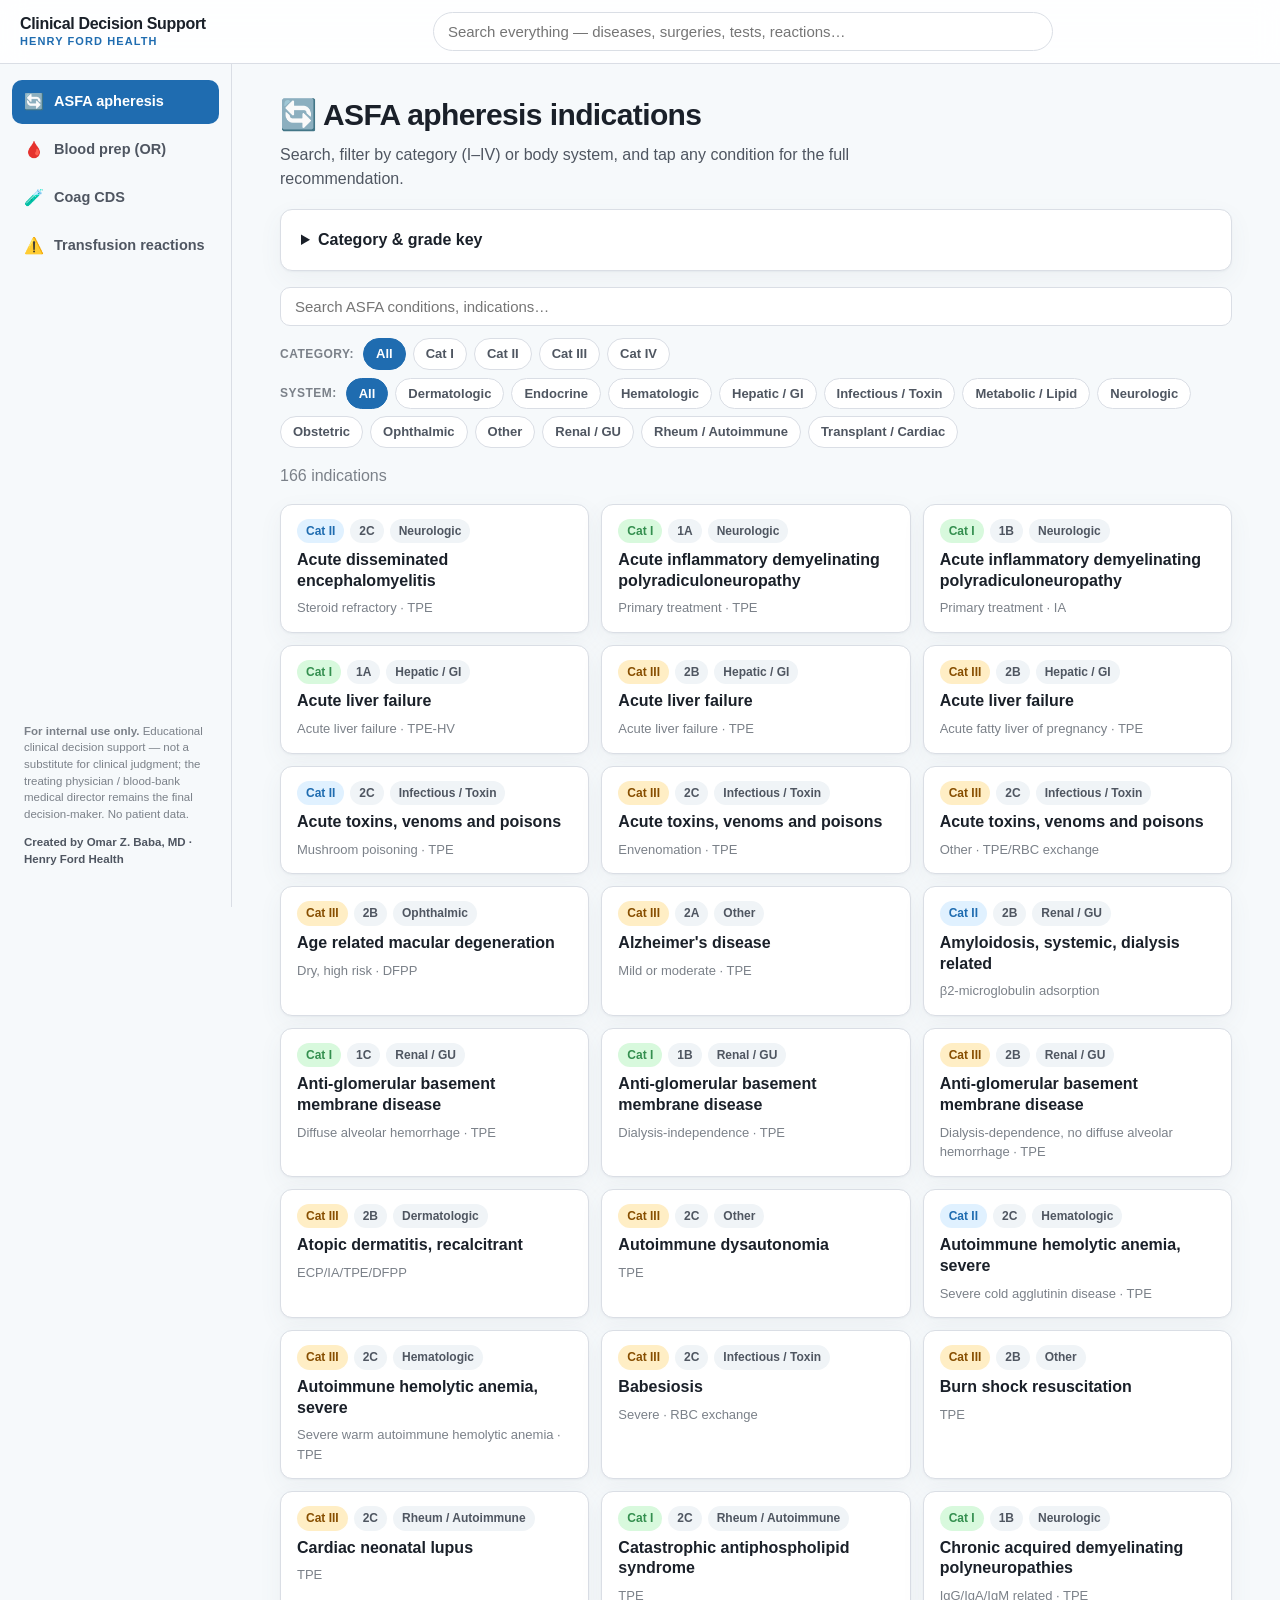
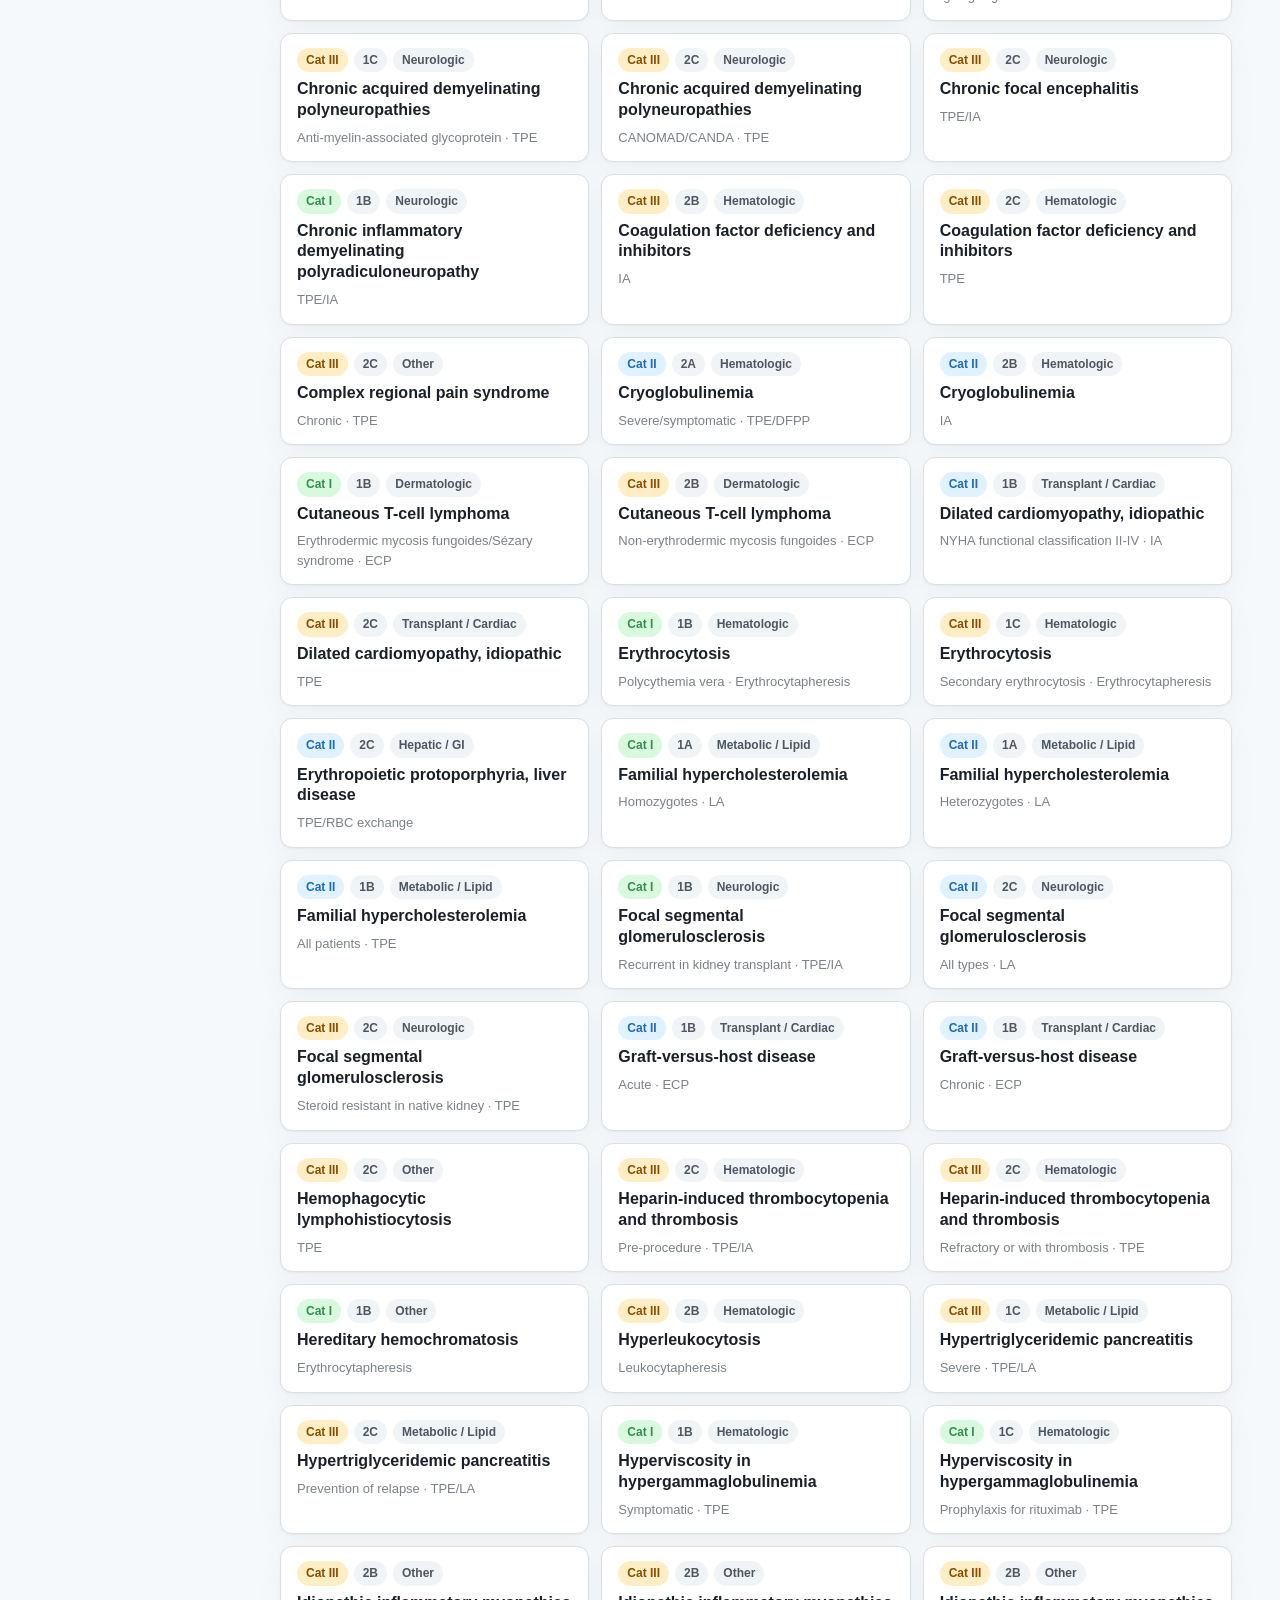
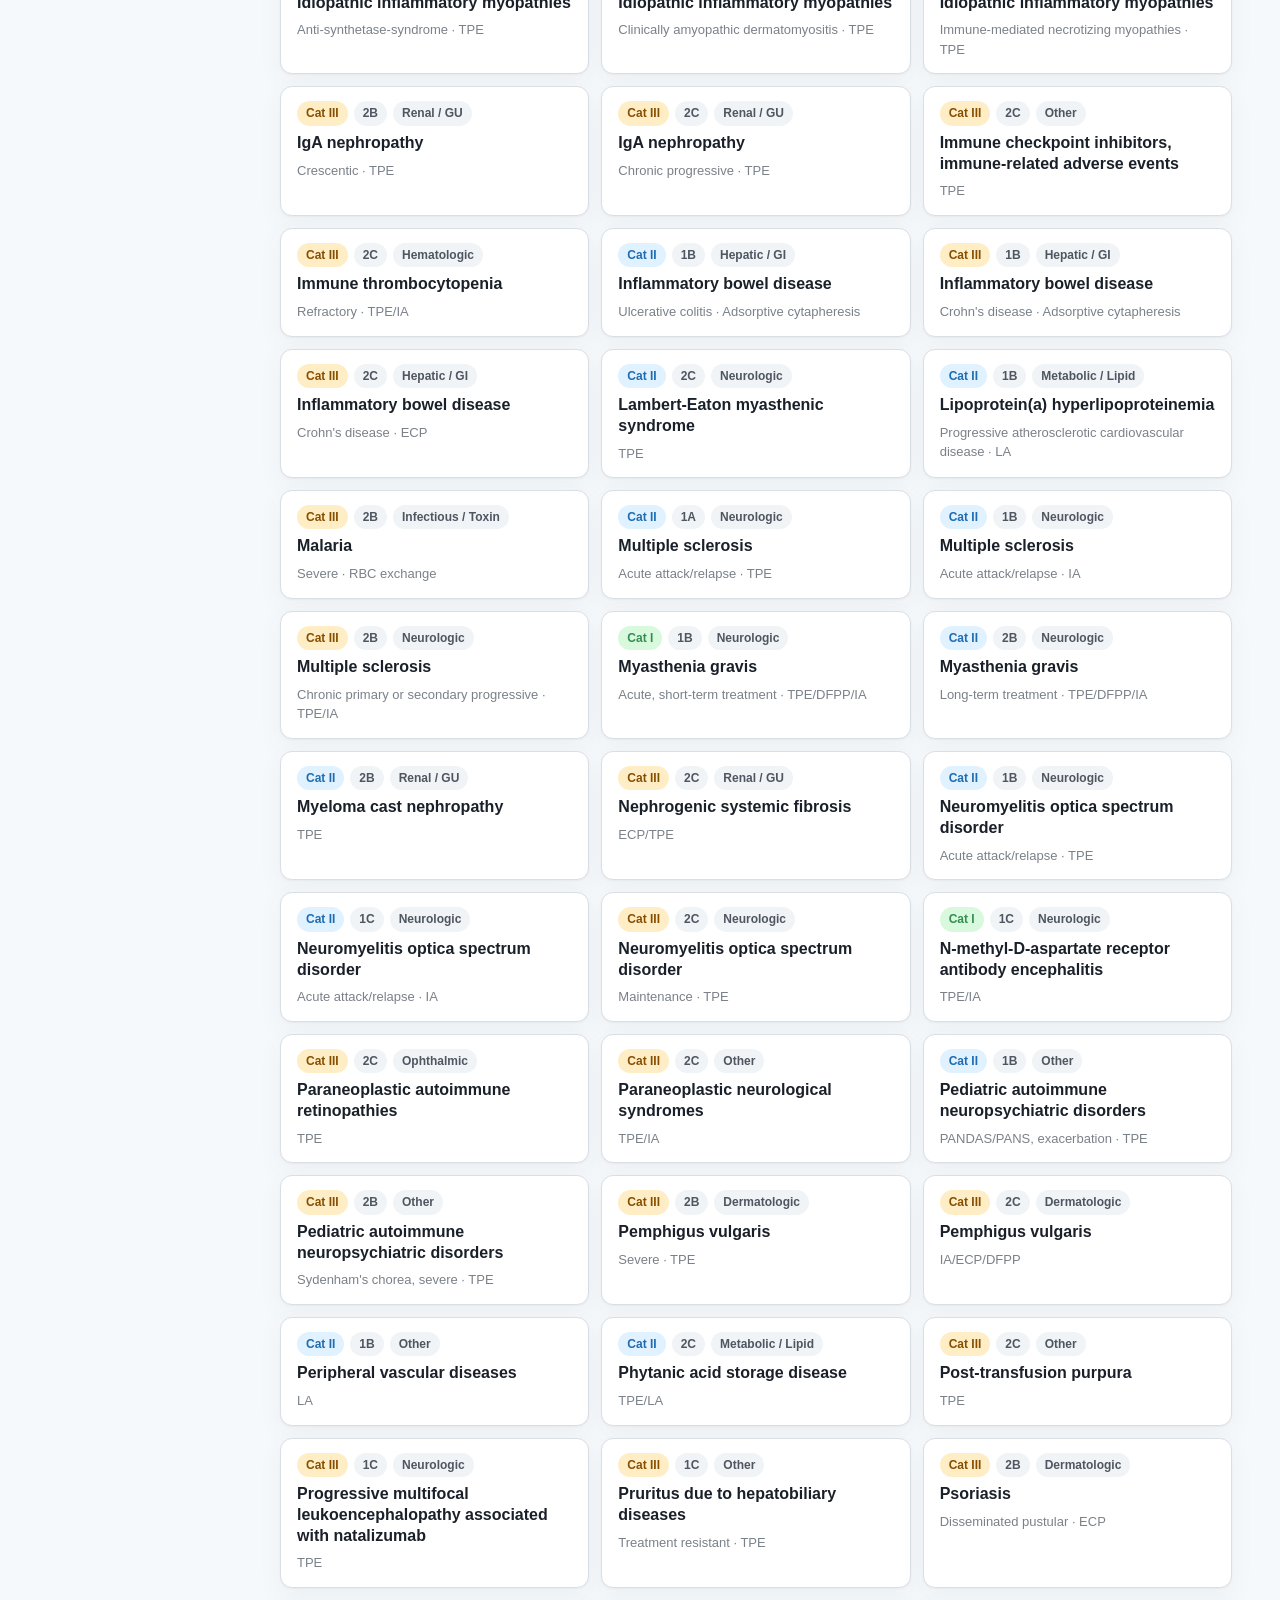
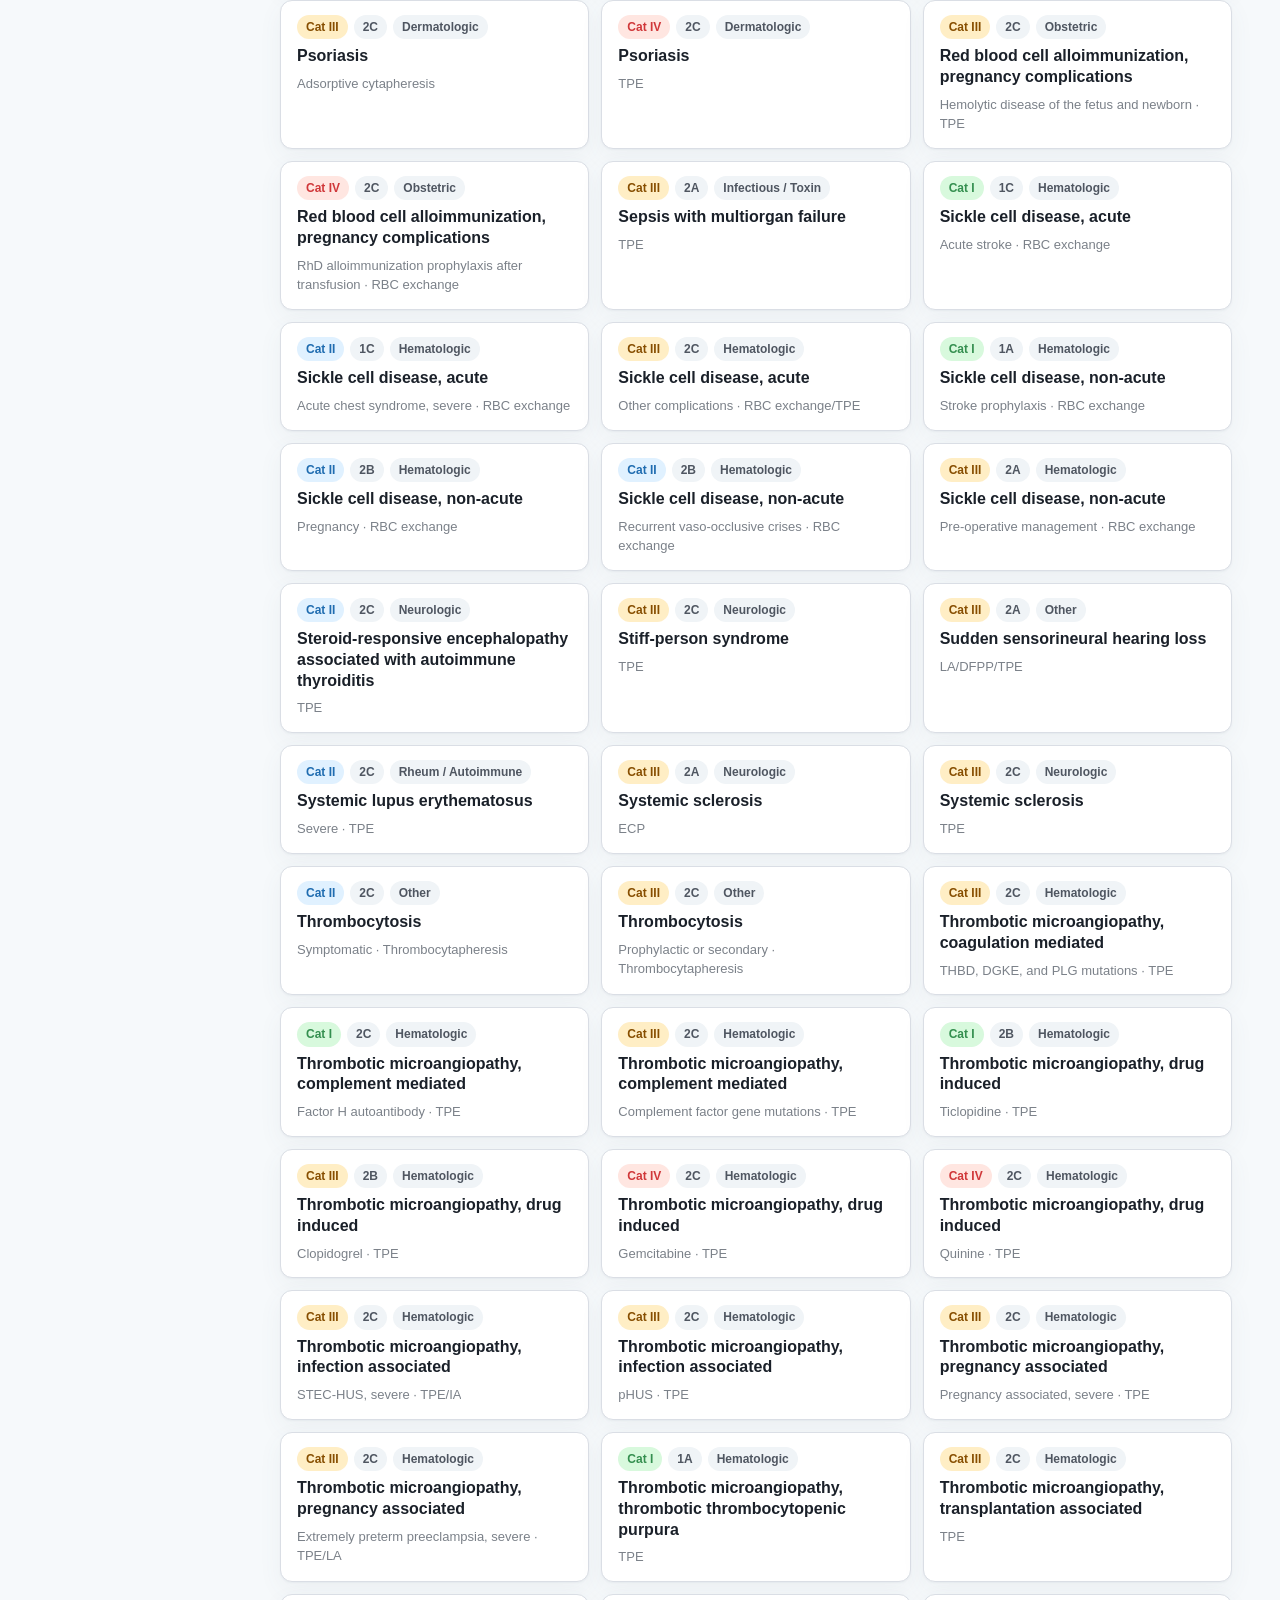
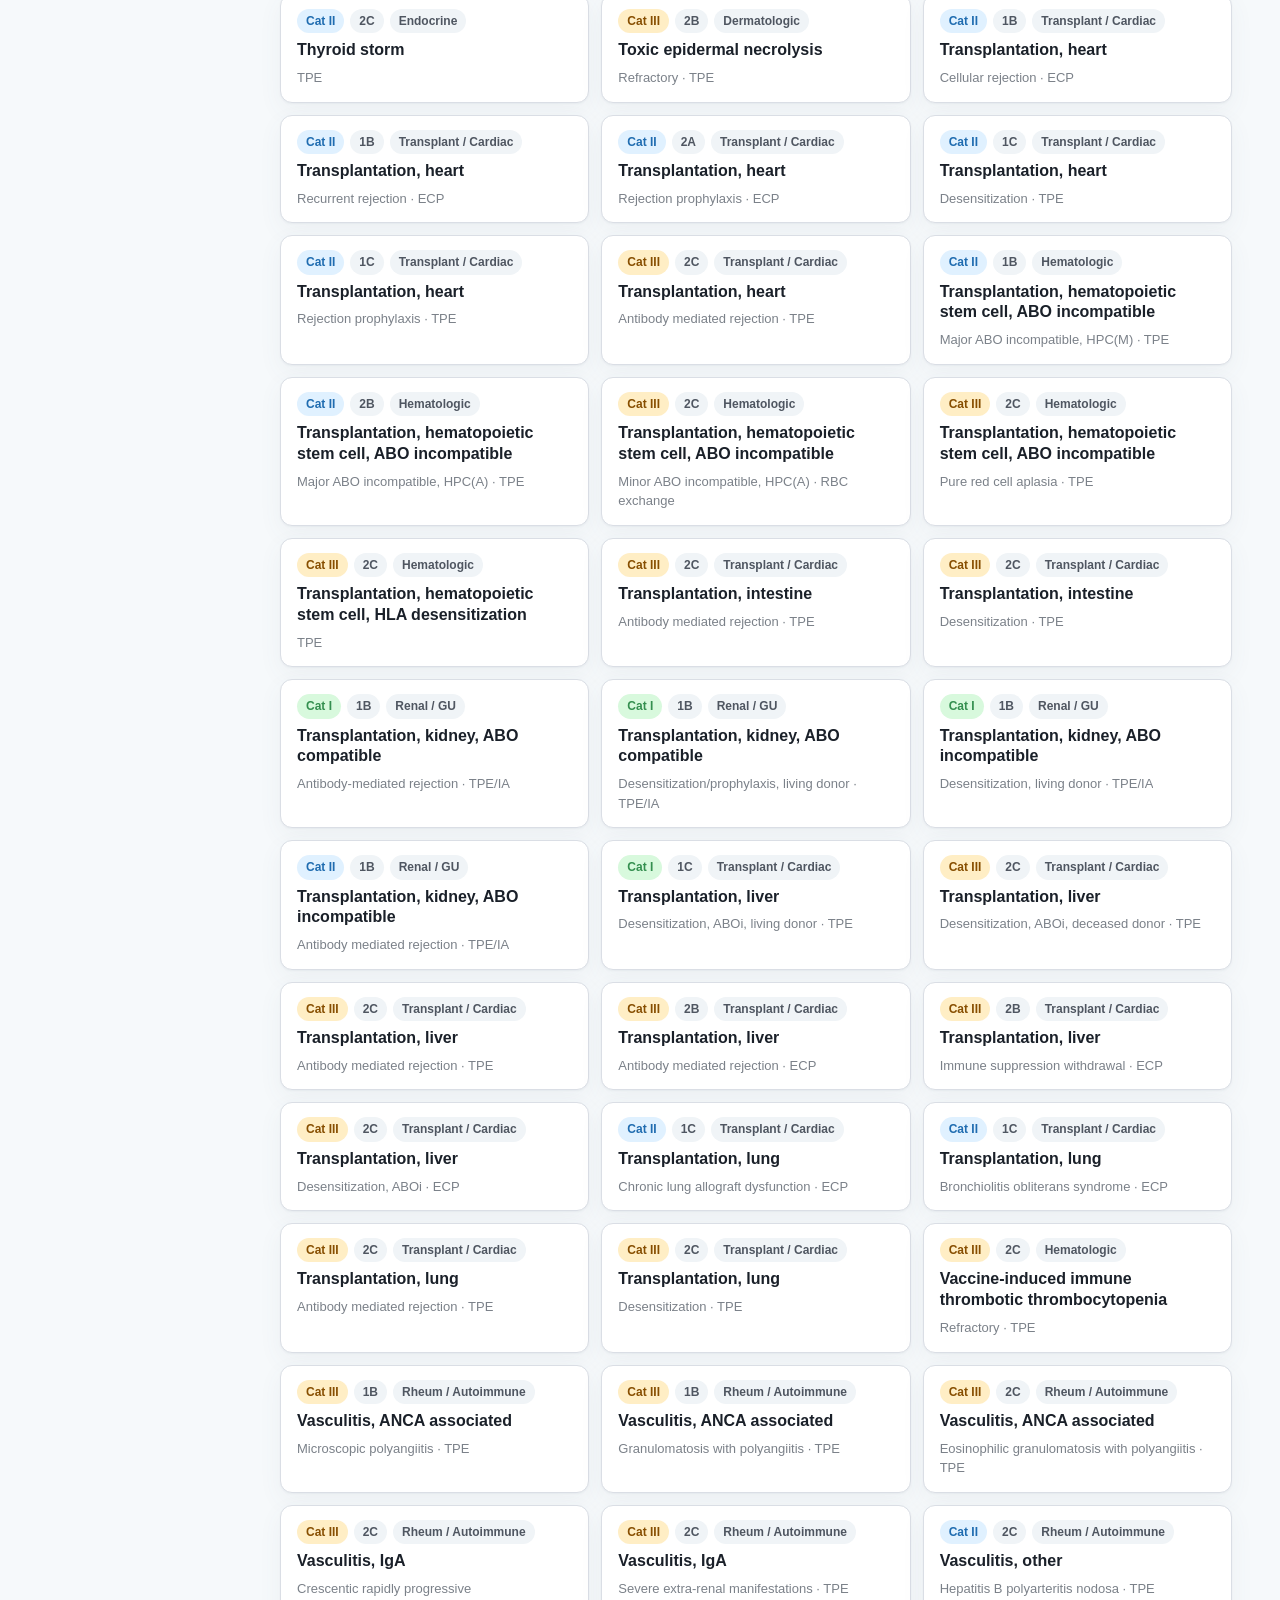
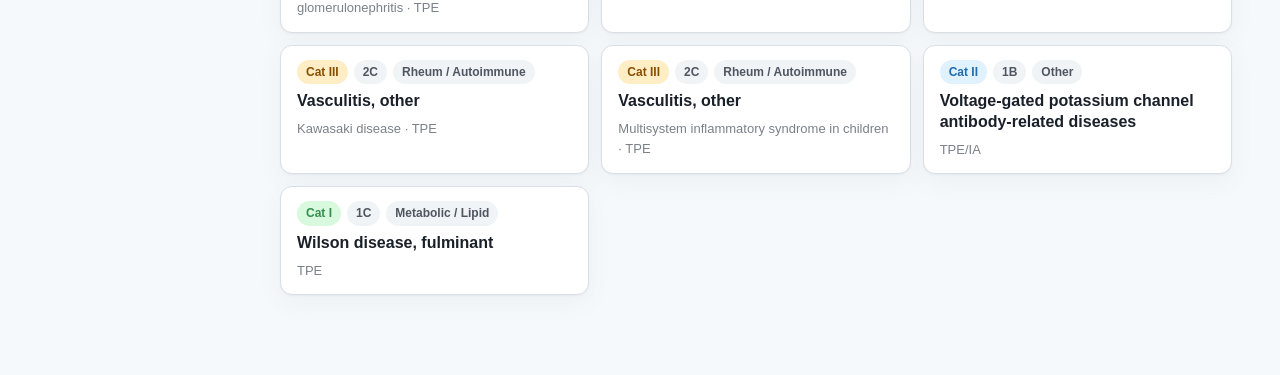
<file: tmcoag-reference.html>
<!doctype html>
<html lang="en">
<head>
  <meta charset="utf-8" />
  <meta name="viewport" content="width=device-width, initial-scale=1" />
  <title>Clinical Decision Support — Henry Ford Health</title>
  <style>
:root {
  --bg: oklch(98% 0.004 250);
  --surface: oklch(100% 0 0);
  --surface-2: oklch(96.5% 0.006 250);
  --ink: oklch(24% 0.02 260);
  --ink-soft: oklch(45% 0.02 260);
  --ink-faint: oklch(60% 0.015 260);
  --line: oklch(90% 0.01 260);
  --accent: oklch(52% 0.13 250);
  --accent-wash: oklch(95% 0.03 250);

  /* semantic status */
  --good: oklch(58% 0.13 150);
  --good-wash: oklch(95% 0.05 150);
  --warn: oklch(72% 0.15 75);
  --warn-wash: oklch(96% 0.06 80);
  --bad: oklch(57% 0.19 25);
  --bad-wash: oklch(96% 0.05 25);
  --info: oklch(55% 0.11 250);

  /* biovigilance-document palette (AABB quick-reference) */
  --doc-orange: oklch(58% 0.15 45);
  --doc-teal: oklch(52% 0.08 215);

  --radius: 12px;
  --shadow: 0 1px 2px oklch(50% 0.02 260 / 0.06), 0 8px 24px oklch(50% 0.02 260 / 0.06);
  --maxw: 980px;
  --font: -apple-system, BlinkMacSystemFont, "Segoe UI", Inter, Roboto, Helvetica, Arial, sans-serif;
  --mono: ui-monospace, "SF Mono", Menlo, Consolas, monospace;
}

* { box-sizing: border-box; }
html, body { margin: 0; }
body {
  font-family: var(--font);
  color: var(--ink);
  background: var(--bg);
  line-height: 1.5;
  -webkit-font-smoothing: antialiased;
}

/* ---- top bar ---- */
.topbar {
  position: sticky; top: 0; z-index: 20;
  display: flex; align-items: center; gap: 20px;
  padding: 12px 20px;
  background: oklch(100% 0 0 / 0.85);
  backdrop-filter: saturate(180%) blur(12px);
  border-bottom: 1px solid var(--line);
}
.brand { display: flex; flex-direction: column; align-items: flex-start; gap: 1px; flex: 0 0 auto; line-height: 1.15; }
.brand-mark { font-weight: 800; letter-spacing: -0.02em; font-size: 16px; color: var(--ink); white-space: nowrap; }
.brand-sub { font-size: 11px; font-weight: 700; text-transform: uppercase; letter-spacing: 0.1em; color: var(--accent); }
.nav-foot .credit { margin-top: 8px; color: var(--ink-soft); font-weight: 700; }
.search-wrap { flex: 1; max-width: 620px; margin: 0 auto; }
#search {
  width: 100%; padding: 10px 14px; font-size: 15px;
  border: 1px solid var(--line); border-radius: 999px; background: var(--surface);
  color: var(--ink); outline: none; transition: border-color .15s, box-shadow .15s;
}
#search:focus { border-color: var(--accent); box-shadow: 0 0 0 4px var(--accent-wash); }

/* ---- layout ---- */
.layout { display: grid; grid-template-columns: 232px 1fr; align-items: start; }
.sidebar {
  position: sticky; top: 57px; height: calc(100vh - 57px);
  padding: 16px 12px; border-right: 1px solid var(--line);
  display: flex; flex-direction: column; gap: 4px; background: var(--bg);
}
.nav-item {
  display: flex; align-items: center; gap: 10px;
  padding: 10px 12px; border-radius: 10px;
  color: var(--ink-soft); text-decoration: none; font-weight: 600; font-size: 14.5px;
  transition: background .12s, color .12s;
}
.nav-item:hover { background: var(--surface-2); color: var(--ink); }
.nav-item.active { background: var(--accent); color: white; }
.nav-item.active .nav-emoji { filter: none; }
.nav-emoji { font-size: 16px; }
.nav-foot { margin-top: auto; padding: 12px; font-size: 11.5px; color: var(--ink-faint); line-height: 1.45; }

.content { padding: 28px clamp(20px, 4vw, 48px) 80px; min-height: 60vh; max-width: calc(var(--maxw) + 96px); }
.content:focus { outline: none; }

/* ---- page header ---- */
.page-head { margin-bottom: 18px; }
.page-head h1 { font-size: clamp(22px, 1rem + 1.4vw, 30px); margin: 0 0 6px; letter-spacing: -0.02em; }
.page-head p { margin: 0; color: var(--ink-soft); max-width: 68ch; }
.muted { color: var(--ink-faint); }

/* ---- cards ---- */
.card { background: var(--surface); border: 1px solid var(--line); border-radius: var(--radius); box-shadow: var(--shadow); padding: 18px 20px; margin-bottom: 16px; }
.card h2 { margin: 0 0 4px; font-size: 18px; letter-spacing: -0.01em; }
.card h3 { margin: 14px 0 6px; font-size: 14px; text-transform: uppercase; letter-spacing: 0.06em; color: var(--ink-faint); }
.grid { display: grid; gap: 14px; }
@media (min-width: 760px) { .grid.two { grid-template-columns: 1fr 1fr; } }

/* ---- badges / pills ---- */
.badge { display: inline-flex; align-items: center; gap: 4px; padding: 2px 9px; border-radius: 999px; font-size: 12px; font-weight: 700; line-height: 1.7; white-space: nowrap; }
.cat-I   { background: var(--good-wash); color: var(--good); }
.cat-II  { background: var(--accent-wash); color: var(--accent); }
.cat-III { background: var(--warn-wash); color: oklch(48% 0.12 70); }
.cat-IV  { background: var(--bad-wash); color: var(--bad); }
.grade { background: var(--surface-2); color: var(--ink-soft); font-variant-numeric: tabular-nums; }
.pill { background: var(--surface-2); color: var(--ink-soft); font-weight: 600; }
.pill.sig { background: var(--bad-wash); color: var(--bad); }
.pill.ok { background: var(--good-wash); color: var(--good); }

/* ---- tables / rows ---- */
.rows { display: flex; flex-direction: column; }
.row {
  display: grid; grid-template-columns: 1fr auto; gap: 10px; align-items: center;
  padding: 11px 14px; border: 1px solid var(--line); border-bottom: none; background: var(--surface);
  cursor: pointer; transition: background .1s;
}
.row:first-child { border-radius: var(--radius) var(--radius) 0 0; }
.row:last-child { border-bottom: 1px solid var(--line); border-radius: 0 0 var(--radius) var(--radius); }
.row:hover { background: var(--surface-2); }
.row-main { min-width: 0; }
.row-title { font-weight: 650; }
.row-sub { font-size: 13px; color: var(--ink-faint); overflow: hidden; text-overflow: ellipsis; white-space: nowrap; }
.row-badges { display: flex; gap: 6px; align-items: center; }

.kvs { display: grid; grid-template-columns: max-content 1fr; gap: 4px 16px; font-size: 14px; }
.kvs dt { color: var(--ink-faint); font-weight: 600; }
.kvs dd { margin: 0; }

ul.tight { margin: 6px 0; padding-left: 20px; }
ul.tight li { margin: 3px 0; }

/* indicated / not-indicated blocks */
.split { display: grid; gap: 12px; }
@media (min-width: 720px) { .split { grid-template-columns: 1fr 1fr; } }
.block { border-radius: 10px; padding: 12px 14px; font-size: 14px; }
.block.yes { background: var(--good-wash); }
.block.no  { background: var(--bad-wash); }
.block.note { background: var(--surface-2); }
.block h4 { margin: 0 0 6px; font-size: 13px; text-transform: uppercase; letter-spacing: 0.05em; }
.block.yes h4 { color: var(--good); }
.block.no h4 { color: var(--bad); }

/* legend chips */
.legend { display: flex; flex-wrap: wrap; gap: 8px; margin: 10px 0 4px; }
.legend .badge { cursor: default; }

/* reaction detail */
.detail-head { display: flex; flex-wrap: wrap; gap: 8px; align-items: center; margin-bottom: 4px; }

/* NHSN diagnostic-certainty criteria block */
.certainty { display: flex; flex-direction: column; gap: 8px; margin: 6px 0 4px; }
.cert { display: grid; grid-template-columns: 92px 1fr; gap: 12px; align-items: start; padding: 10px 12px; background: var(--surface-2); border-radius: 10px; font-size: 13.5px; }
.cert .badge { justify-self: start; }
.cert-txt { line-height: 1.45; }
.back { background: none; border: none; color: var(--accent); font-weight: 600; cursor: pointer; padding: 0; margin-bottom: 12px; font-size: 14px; }
.back:hover { text-decoration: underline; }

.empty { color: var(--ink-faint); padding: 24px; text-align: center; }
mark { background: oklch(92% 0.12 95); color: inherit; border-radius: 3px; padding: 0 1px; }

@media (max-width: 720px) {
  .layout { grid-template-columns: 1fr; }
  .sidebar { position: static; height: auto; flex-direction: row; flex-wrap: wrap; border-right: none; border-bottom: 1px solid var(--line); }
  .nav-foot { display: none; }
}

/* ---- module toolbar + filters ---- */
.toolbar { margin: 4px 0 12px; }
.mod-search { width: 100%; padding: 10px 14px; font-size: 15px; border: 1px solid var(--line); border-radius: 10px; background: var(--surface); color: var(--ink); outline: none; }
.mod-search:focus { border-color: var(--accent); box-shadow: 0 0 0 4px var(--accent-wash); }
.chiprow { display: flex; flex-wrap: wrap; gap: 7px; align-items: center; margin: 8px 0; }
.chiplabel { font-size: 12px; font-weight: 700; color: var(--ink-faint); text-transform: uppercase; letter-spacing: .04em; margin-right: 2px; }
.fchip { font: inherit; font-size: 13px; font-weight: 600; padding: 5px 12px; border-radius: 999px; border: 1px solid var(--line); background: var(--surface); color: var(--ink-soft); cursor: pointer; transition: all .12s; }
.fchip:hover { border-color: var(--accent); color: var(--ink); }
.fchip.on { background: var(--accent); border-color: var(--accent); color: #fff; }

/* ---- clickable tiles (ASFA, reactions, search) ---- */
.cardgrid { display: grid; grid-template-columns: repeat(auto-fill, minmax(248px, 1fr)); gap: 12px; }
.tile { text-align: left; font: inherit; color: inherit; background: var(--surface); border: 1px solid var(--line); border-radius: var(--radius); box-shadow: var(--shadow); padding: 14px 16px; cursor: pointer; display: flex; flex-direction: column; gap: 7px; transition: transform .1s, border-color .12s, box-shadow .12s; }
.tile:hover { border-color: var(--accent); transform: translateY(-1px); box-shadow: 0 4px 16px oklch(50% 0.02 260 / 0.1); }
.tile-top { display: flex; flex-wrap: wrap; gap: 6px; align-items: center; }
.tile-title { font-weight: 650; line-height: 1.3; }
.tile-sub { font-size: 13px; color: var(--ink-faint); display: -webkit-box; -webkit-line-clamp: 2; -webkit-box-orient: vertical; overflow: hidden; }

/* ---- blood-prep calculator ---- */
.chosen-surgery { margin-bottom: 10px; }
.chosen { display: inline-flex; align-items: center; gap: 8px; padding: 6px 12px; background: var(--accent-wash); border-radius: 999px; font-size: 14px; }
.abgroup { display: flex; flex-wrap: wrap; gap: 7px; align-items: center; margin: 7px 0; }
.abchip { font: inherit; font-size: 13px; font-weight: 600; padding: 6px 12px; border-radius: 8px; border: 1px solid var(--line); background: var(--surface); color: var(--ink-soft); cursor: pointer; transition: all .12s; }
.abchip:hover { border-color: var(--accent); }
.abchip.minor { border-style: dashed; color: var(--ink-faint); }
.abchip.on { background: var(--bad); border-color: var(--bad); color: #fff; }
.result-card { border-color: var(--accent); }
/* blood-prep two-column layout: inputs left, recommendation right */
.bp-layout { display: grid; grid-template-columns: 1fr; gap: 16px; align-items: start; }
.bp-col { min-width: 0; }
.bp-col > .card { margin-bottom: 16px; }
@media (min-width: 900px) {
  .bp-layout { grid-template-columns: minmax(0, 1.1fr) minmax(310px, 0.9fr); }
  .result-card { position: sticky; top: 72px; max-height: calc(100vh - 88px); overflow: auto; margin-bottom: 0; }
}
.kpis { display: flex; flex-wrap: wrap; gap: 12px; margin: 4px 0 8px; }
.kpi { background: var(--surface-2); border-radius: 10px; padding: 12px 16px; min-width: 120px; }
.kpi-val { font-size: 22px; font-weight: 800; letter-spacing: -0.01em; color: var(--ink); }
.kpi-lab { font-size: 12px; color: var(--ink-faint); text-transform: uppercase; letter-spacing: .04em; margin-top: 2px; }

/* ---- coag reporter + buttons ---- */
.reporter-card { border-color: var(--accent); }
.btn-primary { display: inline-block; margin-top: 6px; padding: 10px 18px; background: var(--accent); color: #fff; border-radius: 10px; font-weight: 650; text-decoration: none; }
.btn-primary:hover { filter: brightness(1.05); }

/* ---- per-reaction axis tables (biovigilance table form) ---- */
.cert3 { display: grid; grid-template-columns: repeat(3, 1fr); gap: 10px; margin: 6px 0 10px; }
.cert3-col { border: 1px solid var(--line); border-radius: 10px; overflow: hidden; display: flex; flex-direction: column; background: var(--surface); }
.cert3-col.na { opacity: .65; }
.cert3-head { padding: 8px 12px; font-size: 12.5px; font-weight: 800; color: #fff; text-transform: uppercase; letter-spacing: .04em; text-align: center; }
.cert3-head.cat-IV { background: var(--bad); }
.cert3-head.cat-III { background: var(--warn); color: oklch(32% 0.06 70); }
.cert3-head.cat-II { background: var(--accent); }
.cert3-body { padding: 11px 13px; font-size: 13px; line-height: 1.5; }
.axis2 { border: 1px solid var(--line); border-radius: 10px; overflow: hidden; margin: 6px 0 10px; background: var(--surface); }
.axis2-row { display: grid; grid-template-columns: 178px 1fr; gap: 12px; padding: 9px 13px; align-items: start; border-top: 1px solid var(--line); }
.axis2-row:first-child { border-top: none; }
.axis2-k { justify-self: start; }
.axis2-v { font-size: 13.5px; line-height: 1.45; }

/* ---- embedded Coag Reporter ---- */
.reporter-embed { padding: 10px; }
.reporter-frame { width: 100%; height: 80vh; min-height: 600px; border: 1px solid var(--line); border-radius: 8px; display: block; background: #fff; }

@media (max-width: 720px) {
  .cert3 { grid-template-columns: 1fr; }
  .axis2-row { grid-template-columns: 1fr; gap: 3px; }
}

/* ---- biovigilance-document reaction box ---- */
.rx-doc { padding: 20px 22px; }
.rx-head { display: flex; flex-wrap: wrap; gap: 8px; align-items: baseline; margin-bottom: 2px; }
.rx-name { color: var(--doc-orange); font-size: 20px; font-weight: 800; letter-spacing: -0.01em; margin: 0; }
.rx-def { margin: 8px 0 4px; line-height: 1.55; }
.rx-note { margin: 4px 0 6px; font-style: italic; color: var(--doc-teal); font-size: 13.5px; line-height: 1.5; }
.rx-layout { display: grid; grid-template-columns: 1fr; gap: 16px; align-items: start; }
.rx-clin h2 { margin-top: 0; }
@media (min-width: 900px) { .rx-layout { grid-template-columns: minmax(0, 1.15fr) minmax(300px, 0.85fr); } }
.rx-level { padding: 10px 13px; margin: 10px 0; border-left: 3px solid var(--line); border-radius: 0 8px 8px 0; font-size: 14px; }
.rx-lvl-label { font-weight: 800; display: block; margin-bottom: 5px; }
.rx-level.def  { background: var(--good-wash);   border-color: var(--good); }
.rx-level.prob { background: var(--warn-wash);   border-color: var(--warn); }
.rx-level.poss { background: var(--accent-wash); border-color: var(--accent); }
.rx-level.def  .rx-lvl-label { color: var(--good); }
.rx-level.prob .rx-lvl-label { color: oklch(45% 0.13 70); }
.rx-level.poss .rx-lvl-label { color: var(--accent); }
.rx-crit { line-height: 1.5; }
.rx-crit .rx-conn { color: var(--doc-teal); font-weight: 700; }
.rx-na { color: var(--ink-faint); }
.rx-bullets { columns: 2; column-gap: 26px; margin: 7px 0; padding-left: 18px; }
.rx-bullets li { margin: 3px 0; break-inside: avoid; }
.rx-bullets li::marker { color: var(--doc-orange); }
@media (max-width: 640px) { .rx-bullets { columns: 1; } }

/* ---- misc ---- */
.legend-card summary { cursor: pointer; font-weight: 650; }
.legend-card[open] summary { margin-bottom: 8px; }
.tiny { font-size: 12px; }

</style>
</head>
<body>
  <header class="topbar">
    <div class="brand">
      <span class="brand-mark">Clinical Decision Support</span>
      <span class="brand-sub">Henry Ford Health</span>
    </div>
    <div class="search-wrap">
      <input id="search" type="search" placeholder="Search everything — diseases, surgeries, tests, reactions…" autocomplete="off" aria-label="Global search" />
    </div>
  </header>

  <div class="layout">
    <nav class="sidebar" aria-label="Modules">
      <a class="nav-item" data-route="asfa" href="#asfa"><span class="nav-emoji">🔄</span> ASFA apheresis</a>
      <a class="nav-item" data-route="bloodprep" href="#bloodprep"><span class="nav-emoji">🩸</span> Blood prep (OR)</a>
      <a class="nav-item" data-route="coag" href="#coag"><span class="nav-emoji">🧪</span> Coag CDS</a>
      <a class="nav-item" data-route="reactions" href="#reactions"><span class="nav-emoji">⚠️</span> Transfusion reactions</a>
      <div class="nav-foot">
        <p><strong>For internal use only.</strong> Educational clinical decision support — not a substitute for clinical judgment; the treating physician / blood-bank medical director remains the final decision-maker. No patient data.</p>
        <p class="credit">Created by Omar Z. Baba, MD · Henry Ford Health</p>
      </div>
    </nav>

    <main id="content" class="content" tabindex="-1">
      <!-- rendered by app.js -->
    </main>
  </div>

  <script>
// AUTO-GENERATED by build.py — do not edit by hand.
// Embedded transfusion-medicine & coagulation GUIDELINE knowledge (no PHI).
window.KB = {"asfa":{"_comment":"ASFA Therapeutic Apheresis indications, transcribed from Table 1 of the 9th Special Issue (2023). Editable — verify against the source before clinical use.","edition":"ASFA 9th Special Issue (2023)","source":"Connelly-Smith L, Alquist CR, Aqui NA, et al. Guidelines on the Use of Therapeutic Apheresis in Clinical Practice — Evidence-Based Approach from the Writing Committee of the American Society for Apheresis: The Ninth Special Issue. J Clin Apher. 2023;38:77-278. doi:10.1002/jca.22043 (Table 1).","category_defs":{"I":"First-line therapy — accepted as a primary standalone treatment or in conjunction with other modes of treatment.","II":"Second-line therapy — accepted as a standalone treatment or in conjunction with other modes of treatment.","III":"Optimum role not established — decision-making should be individualized.","IV":"Published evidence demonstrates or suggests apheresis is ineffective or harmful; IRB/Ethics approval desirable if undertaken."},"grade_defs":{"1A":"Strong recommendation, high-quality evidence","1B":"Strong recommendation, moderate-quality evidence","1C":"Strong recommendation, low / very-low-quality evidence","2A":"Weak recommendation, high-quality evidence","2B":"Weak recommendation, moderate-quality evidence","2C":"Weak recommendation, low / very-low-quality evidence"},"procedure_glossary":{"TPE":"Therapeutic plasma exchange","TPE-HV":"High-volume TPE","IA":"Immunoadsorption","DFPP":"Double-filtration plasmapheresis","LA":"Lipoprotein apheresis (LDL apheresis)","ECP":"Extracorporeal photopheresis"},"indications":[{"disease":"Acute disseminated encephalomyelitis","indication":"Steroid refractory","procedure":"TPE","category":"II","grade":"2C","page":95},{"disease":"Acute inflammatory demyelinating polyradiculoneuropathy","indication":"Primary treatment","procedure":"TPE","category":"I","grade":"1A","page":97},{"disease":"Acute inflammatory demyelinating polyradiculoneuropathy","indication":"Primary treatment","procedure":"IA","category":"I","grade":"1B","page":97},{"disease":"Acute liver failure","indication":"Acute liver failure","procedure":"TPE-HV","category":"I","grade":"1A","page":99},{"disease":"Acute liver failure","indication":"Acute liver failure","procedure":"TPE","category":"III","grade":"2B","page":99},{"disease":"Acute liver failure","indication":"Acute fatty liver of pregnancy","procedure":"TPE","category":"III","grade":"2B","page":99},{"disease":"Acute toxins, venoms and poisons","indication":"Mushroom poisoning","procedure":"TPE","category":"II","grade":"2C","page":101},{"disease":"Acute toxins, venoms and poisons","indication":"Envenomation","procedure":"TPE","category":"III","grade":"2C","page":101},{"disease":"Acute toxins, venoms and poisons","indication":"Other","procedure":"TPE/RBC exchange","category":"III","grade":"2C","page":101},{"disease":"Age related macular degeneration","indication":"Dry, high risk","procedure":"DFPP","category":"III","grade":"2B","page":103},{"disease":"Alzheimer's disease","indication":"Mild or moderate","procedure":"TPE","category":"III","grade":"2A","page":105},{"disease":"Amyloidosis, systemic, dialysis related","indication":"","procedure":"β2-microglobulin adsorption","category":"II","grade":"2B","page":107},{"disease":"Anti-glomerular basement membrane disease","indication":"Diffuse alveolar hemorrhage","procedure":"TPE","category":"I","grade":"1C","page":109},{"disease":"Anti-glomerular basement membrane disease","indication":"Dialysis-independence","procedure":"TPE","category":"I","grade":"1B","page":109},{"disease":"Anti-glomerular basement membrane disease","indication":"Dialysis-dependence, no diffuse alveolar hemorrhage","procedure":"TPE","category":"III","grade":"2B","page":109},{"disease":"Atopic dermatitis, recalcitrant","indication":"","procedure":"ECP/IA/TPE/DFPP","category":"III","grade":"2B","page":111},{"disease":"Autoimmune dysautonomia","indication":"","procedure":"TPE","category":"III","grade":"2C","page":113},{"disease":"Autoimmune hemolytic anemia, severe","indication":"Severe cold agglutinin disease","procedure":"TPE","category":"II","grade":"2C","page":115},{"disease":"Autoimmune hemolytic anemia, severe","indication":"Severe warm autoimmune hemolytic anemia","procedure":"TPE","category":"III","grade":"2C","page":115},{"disease":"Babesiosis","indication":"Severe","procedure":"RBC exchange","category":"III","grade":"2C","page":117},{"disease":"Burn shock resuscitation","indication":"","procedure":"TPE","category":"III","grade":"2B","page":119},{"disease":"Cardiac neonatal lupus","indication":"","procedure":"TPE","category":"III","grade":"2C","page":121},{"disease":"Catastrophic antiphospholipid syndrome","indication":"","procedure":"TPE","category":"I","grade":"2C","page":123},{"disease":"Chronic acquired demyelinating polyneuropathies","indication":"IgG/IgA/IgM related","procedure":"TPE","category":"I","grade":"1B","page":125},{"disease":"Chronic acquired demyelinating polyneuropathies","indication":"Anti-myelin-associated glycoprotein","procedure":"TPE","category":"III","grade":"1C","page":125},{"disease":"Chronic acquired demyelinating polyneuropathies","indication":"CANOMAD/CANDA","procedure":"TPE","category":"III","grade":"2C","page":125},{"disease":"Chronic focal encephalitis","indication":"","procedure":"TPE/IA","category":"III","grade":"2C","page":127},{"disease":"Chronic inflammatory demyelinating polyradiculoneuropathy","indication":"","procedure":"TPE/IA","category":"I","grade":"1B","page":129},{"disease":"Coagulation factor deficiency and inhibitors","indication":"","procedure":"IA","category":"III","grade":"2B","page":131},{"disease":"Coagulation factor deficiency and inhibitors","indication":"","procedure":"TPE","category":"III","grade":"2C","page":131},{"disease":"Complex regional pain syndrome","indication":"Chronic","procedure":"TPE","category":"III","grade":"2C","page":133},{"disease":"Cryoglobulinemia","indication":"Severe/symptomatic","procedure":"TPE/DFPP","category":"II","grade":"2A","page":135},{"disease":"Cryoglobulinemia","indication":"","procedure":"IA","category":"II","grade":"2B","page":135},{"disease":"Cutaneous T-cell lymphoma","indication":"Erythrodermic mycosis fungoides/Sézary syndrome","procedure":"ECP","category":"I","grade":"1B","page":137},{"disease":"Cutaneous T-cell lymphoma","indication":"Non-erythrodermic mycosis fungoides","procedure":"ECP","category":"III","grade":"2B","page":137},{"disease":"Dilated cardiomyopathy, idiopathic","indication":"NYHA functional classification II-IV","procedure":"IA","category":"II","grade":"1B","page":139},{"disease":"Dilated cardiomyopathy, idiopathic","indication":"","procedure":"TPE","category":"III","grade":"2C","page":139},{"disease":"Erythrocytosis","indication":"Polycythemia vera","procedure":"Erythrocytapheresis","category":"I","grade":"1B","page":141},{"disease":"Erythrocytosis","indication":"Secondary erythrocytosis","procedure":"Erythrocytapheresis","category":"III","grade":"1C","page":141},{"disease":"Erythropoietic protoporphyria, liver disease","indication":"","procedure":"TPE/RBC exchange","category":"II","grade":"2C","page":143},{"disease":"Familial hypercholesterolemia","indication":"Homozygotes","procedure":"LA","category":"I","grade":"1A","page":145},{"disease":"Familial hypercholesterolemia","indication":"Heterozygotes","procedure":"LA","category":"II","grade":"1A","page":145},{"disease":"Familial hypercholesterolemia","indication":"All patients","procedure":"TPE","category":"II","grade":"1B","page":145},{"disease":"Focal segmental glomerulosclerosis","indication":"Recurrent in kidney transplant","procedure":"TPE/IA","category":"I","grade":"1B","page":147},{"disease":"Focal segmental glomerulosclerosis","indication":"All types","procedure":"LA","category":"II","grade":"2C","page":147},{"disease":"Focal segmental glomerulosclerosis","indication":"Steroid resistant in native kidney","procedure":"TPE","category":"III","grade":"2C","page":147},{"disease":"Graft-versus-host disease","indication":"Acute","procedure":"ECP","category":"II","grade":"1B","page":149},{"disease":"Graft-versus-host disease","indication":"Chronic","procedure":"ECP","category":"II","grade":"1B","page":149},{"disease":"Hemophagocytic lymphohistiocytosis","indication":"","procedure":"TPE","category":"III","grade":"2C","page":151},{"disease":"Heparin-induced thrombocytopenia and thrombosis","indication":"Pre-procedure","procedure":"TPE/IA","category":"III","grade":"2C","page":153},{"disease":"Heparin-induced thrombocytopenia and thrombosis","indication":"Refractory or with thrombosis","procedure":"TPE","category":"III","grade":"2C","page":153},{"disease":"Hereditary hemochromatosis","indication":"","procedure":"Erythrocytapheresis","category":"I","grade":"1B","page":155},{"disease":"Hyperleukocytosis","indication":"","procedure":"Leukocytapheresis","category":"III","grade":"2B","page":157},{"disease":"Hypertriglyceridemic pancreatitis","indication":"Severe","procedure":"TPE/LA","category":"III","grade":"1C","page":159},{"disease":"Hypertriglyceridemic pancreatitis","indication":"Prevention of relapse","procedure":"TPE/LA","category":"III","grade":"2C","page":159},{"disease":"Hyperviscosity in hypergammaglobulinemia","indication":"Symptomatic","procedure":"TPE","category":"I","grade":"1B","page":161},{"disease":"Hyperviscosity in hypergammaglobulinemia","indication":"Prophylaxis for rituximab","procedure":"TPE","category":"I","grade":"1C","page":161},{"disease":"Idiopathic inflammatory myopathies","indication":"Anti-synthetase-syndrome","procedure":"TPE","category":"III","grade":"2B","page":163},{"disease":"Idiopathic inflammatory myopathies","indication":"Clinically amyopathic dermatomyositis","procedure":"TPE","category":"III","grade":"2B","page":163},{"disease":"Idiopathic inflammatory myopathies","indication":"Immune-mediated necrotizing myopathies","procedure":"TPE","category":"III","grade":"2B","page":163},{"disease":"IgA nephropathy","indication":"Crescentic","procedure":"TPE","category":"III","grade":"2B","page":165},{"disease":"IgA nephropathy","indication":"Chronic progressive","procedure":"TPE","category":"III","grade":"2C","page":165},{"disease":"Immune checkpoint inhibitors, immune-related adverse events","indication":"","procedure":"TPE","category":"III","grade":"2C","page":167},{"disease":"Immune thrombocytopenia","indication":"Refractory","procedure":"TPE/IA","category":"III","grade":"2C","page":169},{"disease":"Inflammatory bowel disease","indication":"Ulcerative colitis","procedure":"Adsorptive cytapheresis","category":"II","grade":"1B","page":171},{"disease":"Inflammatory bowel disease","indication":"Crohn's disease","procedure":"Adsorptive cytapheresis","category":"III","grade":"1B","page":171},{"disease":"Inflammatory bowel disease","indication":"Crohn's disease","procedure":"ECP","category":"III","grade":"2C","page":171},{"disease":"Lambert-Eaton myasthenic syndrome","indication":"","procedure":"TPE","category":"II","grade":"2C","page":173},{"disease":"Lipoprotein(a) hyperlipoproteinemia","indication":"Progressive atherosclerotic cardiovascular disease","procedure":"LA","category":"II","grade":"1B","page":175},{"disease":"Malaria","indication":"Severe","procedure":"RBC exchange","category":"III","grade":"2B","page":177},{"disease":"Multiple sclerosis","indication":"Acute attack/relapse","procedure":"TPE","category":"II","grade":"1A","page":179},{"disease":"Multiple sclerosis","indication":"Acute attack/relapse","procedure":"IA","category":"II","grade":"1B","page":179},{"disease":"Multiple sclerosis","indication":"Chronic primary or secondary progressive","procedure":"TPE/IA","category":"III","grade":"2B","page":179},{"disease":"Myasthenia gravis","indication":"Acute, short-term treatment","procedure":"TPE/DFPP/IA","category":"I","grade":"1B","page":181},{"disease":"Myasthenia gravis","indication":"Long-term treatment","procedure":"TPE/DFPP/IA","category":"II","grade":"2B","page":181},{"disease":"Myeloma cast nephropathy","indication":"","procedure":"TPE","category":"II","grade":"2B","page":183},{"disease":"Nephrogenic systemic fibrosis","indication":"","procedure":"ECP/TPE","category":"III","grade":"2C","page":185},{"disease":"Neuromyelitis optica spectrum disorder","indication":"Acute attack/relapse","procedure":"TPE","category":"II","grade":"1B","page":187},{"disease":"Neuromyelitis optica spectrum disorder","indication":"Acute attack/relapse","procedure":"IA","category":"II","grade":"1C","page":187},{"disease":"Neuromyelitis optica spectrum disorder","indication":"Maintenance","procedure":"TPE","category":"III","grade":"2C","page":187},{"disease":"N-methyl-D-aspartate receptor antibody encephalitis","indication":"","procedure":"TPE/IA","category":"I","grade":"1C","page":189},{"disease":"Paraneoplastic autoimmune retinopathies","indication":"","procedure":"TPE","category":"III","grade":"2C","page":191},{"disease":"Paraneoplastic neurological syndromes","indication":"","procedure":"TPE/IA","category":"III","grade":"2C","page":193},{"disease":"Pediatric autoimmune neuropsychiatric disorders","indication":"PANDAS/PANS, exacerbation","procedure":"TPE","category":"II","grade":"1B","page":195},{"disease":"Pediatric autoimmune neuropsychiatric disorders","indication":"Sydenham's chorea, severe","procedure":"TPE","category":"III","grade":"2B","page":195},{"disease":"Pemphigus vulgaris","indication":"Severe","procedure":"TPE","category":"III","grade":"2B","page":197},{"disease":"Pemphigus vulgaris","indication":"","procedure":"IA/ECP/DFPP","category":"III","grade":"2C","page":197},{"disease":"Peripheral vascular diseases","indication":"","procedure":"LA","category":"II","grade":"1B","page":199},{"disease":"Phytanic acid storage disease","indication":"","procedure":"TPE/LA","category":"II","grade":"2C","page":201},{"disease":"Post-transfusion purpura","indication":"","procedure":"TPE","category":"III","grade":"2C","page":203},{"disease":"Progressive multifocal leukoencephalopathy associated with natalizumab","indication":"","procedure":"TPE","category":"III","grade":"1C","page":205},{"disease":"Pruritus due to hepatobiliary diseases","indication":"Treatment resistant","procedure":"TPE","category":"III","grade":"1C","page":207},{"disease":"Psoriasis","indication":"Disseminated pustular","procedure":"ECP","category":"III","grade":"2B","page":209},{"disease":"Psoriasis","indication":"","procedure":"Adsorptive cytapheresis","category":"III","grade":"2C","page":209},{"disease":"Psoriasis","indication":"","procedure":"TPE","category":"IV","grade":"2C","page":209},{"disease":"Red blood cell alloimmunization, pregnancy complications","indication":"Hemolytic disease of the fetus and newborn","procedure":"TPE","category":"III","grade":"2C","page":211},{"disease":"Red blood cell alloimmunization, pregnancy complications","indication":"RhD alloimmunization prophylaxis after transfusion","procedure":"RBC exchange","category":"IV","grade":"2C","page":211},{"disease":"Sepsis with multiorgan failure","indication":"","procedure":"TPE","category":"III","grade":"2A","page":213},{"disease":"Sickle cell disease, acute","indication":"Acute stroke","procedure":"RBC exchange","category":"I","grade":"1C","page":215},{"disease":"Sickle cell disease, acute","indication":"Acute chest syndrome, severe","procedure":"RBC exchange","category":"II","grade":"1C","page":215},{"disease":"Sickle cell disease, acute","indication":"Other complications","procedure":"RBC exchange/TPE","category":"III","grade":"2C","page":215},{"disease":"Sickle cell disease, non-acute","indication":"Stroke prophylaxis","procedure":"RBC exchange","category":"I","grade":"1A","page":217},{"disease":"Sickle cell disease, non-acute","indication":"Pregnancy","procedure":"RBC exchange","category":"II","grade":"2B","page":217},{"disease":"Sickle cell disease, non-acute","indication":"Recurrent vaso-occlusive crises","procedure":"RBC exchange","category":"II","grade":"2B","page":217},{"disease":"Sickle cell disease, non-acute","indication":"Pre-operative management","procedure":"RBC exchange","category":"III","grade":"2A","page":217},{"disease":"Steroid-responsive encephalopathy associated with autoimmune thyroiditis","indication":"","procedure":"TPE","category":"II","grade":"2C","page":219},{"disease":"Stiff-person syndrome","indication":"","procedure":"TPE","category":"III","grade":"2C","page":221},{"disease":"Sudden sensorineural hearing loss","indication":"","procedure":"LA/DFPP/TPE","category":"III","grade":"2A","page":223},{"disease":"Systemic lupus erythematosus","indication":"Severe","procedure":"TPE","category":"II","grade":"2C","page":225},{"disease":"Systemic sclerosis","indication":"","procedure":"ECP","category":"III","grade":"2A","page":227},{"disease":"Systemic sclerosis","indication":"","procedure":"TPE","category":"III","grade":"2C","page":227},{"disease":"Thrombocytosis","indication":"Symptomatic","procedure":"Thrombocytapheresis","category":"II","grade":"2C","page":229},{"disease":"Thrombocytosis","indication":"Prophylactic or secondary","procedure":"Thrombocytapheresis","category":"III","grade":"2C","page":229},{"disease":"Thrombotic microangiopathy, coagulation mediated","indication":"THBD, DGKE, and PLG mutations","procedure":"TPE","category":"III","grade":"2C","page":231},{"disease":"Thrombotic microangiopathy, complement mediated","indication":"Factor H autoantibody","procedure":"TPE","category":"I","grade":"2C","page":233},{"disease":"Thrombotic microangiopathy, complement mediated","indication":"Complement factor gene mutations","procedure":"TPE","category":"III","grade":"2C","page":233},{"disease":"Thrombotic microangiopathy, drug induced","indication":"Ticlopidine","procedure":"TPE","category":"I","grade":"2B","page":235},{"disease":"Thrombotic microangiopathy, drug induced","indication":"Clopidogrel","procedure":"TPE","category":"III","grade":"2B","page":235},{"disease":"Thrombotic microangiopathy, drug induced","indication":"Gemcitabine","procedure":"TPE","category":"IV","grade":"2C","page":235},{"disease":"Thrombotic microangiopathy, drug induced","indication":"Quinine","procedure":"TPE","category":"IV","grade":"2C","page":235},{"disease":"Thrombotic microangiopathy, infection associated","indication":"STEC-HUS, severe","procedure":"TPE/IA","category":"III","grade":"2C","page":237},{"disease":"Thrombotic microangiopathy, infection associated","indication":"pHUS","procedure":"TPE","category":"III","grade":"2C","page":237},{"disease":"Thrombotic microangiopathy, pregnancy associated","indication":"Pregnancy associated, severe","procedure":"TPE","category":"III","grade":"2C","page":239},{"disease":"Thrombotic microangiopathy, pregnancy associated","indication":"Extremely preterm preeclampsia, severe","procedure":"TPE/LA","category":"III","grade":"2C","page":239},{"disease":"Thrombotic microangiopathy, thrombotic thrombocytopenic purpura","indication":"","procedure":"TPE","category":"I","grade":"1A","page":241},{"disease":"Thrombotic microangiopathy, transplantation associated","indication":"","procedure":"TPE","category":"III","grade":"2C","page":243},{"disease":"Thyroid storm","indication":"","procedure":"TPE","category":"II","grade":"2C","page":245},{"disease":"Toxic epidermal necrolysis","indication":"Refractory","procedure":"TPE","category":"III","grade":"2B","page":247},{"disease":"Transplantation, heart","indication":"Cellular rejection","procedure":"ECP","category":"II","grade":"1B","page":249},{"disease":"Transplantation, heart","indication":"Recurrent rejection","procedure":"ECP","category":"II","grade":"1B","page":249},{"disease":"Transplantation, heart","indication":"Rejection prophylaxis","procedure":"ECP","category":"II","grade":"2A","page":249},{"disease":"Transplantation, heart","indication":"Desensitization","procedure":"TPE","category":"II","grade":"1C","page":249},{"disease":"Transplantation, heart","indication":"Rejection prophylaxis","procedure":"TPE","category":"II","grade":"1C","page":249},{"disease":"Transplantation, heart","indication":"Antibody mediated rejection","procedure":"TPE","category":"III","grade":"2C","page":249},{"disease":"Transplantation, hematopoietic stem cell, ABO incompatible","indication":"Major ABO incompatible, HPC(M)","procedure":"TPE","category":"II","grade":"1B","page":251},{"disease":"Transplantation, hematopoietic stem cell, ABO incompatible","indication":"Major ABO incompatible, HPC(A)","procedure":"TPE","category":"II","grade":"2B","page":251},{"disease":"Transplantation, hematopoietic stem cell, ABO incompatible","indication":"Minor ABO incompatible, HPC(A)","procedure":"RBC exchange","category":"III","grade":"2C","page":251},{"disease":"Transplantation, hematopoietic stem cell, ABO incompatible","indication":"Pure red cell aplasia","procedure":"TPE","category":"III","grade":"2C","page":251},{"disease":"Transplantation, hematopoietic stem cell, HLA desensitization","indication":"","procedure":"TPE","category":"III","grade":"2C","page":253},{"disease":"Transplantation, intestine","indication":"Antibody mediated rejection","procedure":"TPE","category":"III","grade":"2C","page":255},{"disease":"Transplantation, intestine","indication":"Desensitization","procedure":"TPE","category":"III","grade":"2C","page":255},{"disease":"Transplantation, kidney, ABO compatible","indication":"Antibody-mediated rejection","procedure":"TPE/IA","category":"I","grade":"1B","page":257},{"disease":"Transplantation, kidney, ABO compatible","indication":"Desensitization/prophylaxis, living donor","procedure":"TPE/IA","category":"I","grade":"1B","page":257},{"disease":"Transplantation, kidney, ABO incompatible","indication":"Desensitization, living donor","procedure":"TPE/IA","category":"I","grade":"1B","page":259},{"disease":"Transplantation, kidney, ABO incompatible","indication":"Antibody mediated rejection","procedure":"TPE/IA","category":"II","grade":"1B","page":259},{"disease":"Transplantation, liver","indication":"Desensitization, ABOi, living donor","procedure":"TPE","category":"I","grade":"1C","page":261},{"disease":"Transplantation, liver","indication":"Desensitization, ABOi, deceased donor","procedure":"TPE","category":"III","grade":"2C","page":261},{"disease":"Transplantation, liver","indication":"Antibody mediated rejection","procedure":"TPE","category":"III","grade":"2C","page":261},{"disease":"Transplantation, liver","indication":"Antibody mediated rejection","procedure":"ECP","category":"III","grade":"2B","page":261},{"disease":"Transplantation, liver","indication":"Immune suppression withdrawal","procedure":"ECP","category":"III","grade":"2B","page":261},{"disease":"Transplantation, liver","indication":"Desensitization, ABOi","procedure":"ECP","category":"III","grade":"2C","page":261},{"disease":"Transplantation, lung","indication":"Chronic lung allograft dysfunction","procedure":"ECP","category":"II","grade":"1C","page":263},{"disease":"Transplantation, lung","indication":"Bronchiolitis obliterans syndrome","procedure":"ECP","category":"II","grade":"1C","page":263},{"disease":"Transplantation, lung","indication":"Antibody mediated rejection","procedure":"TPE","category":"III","grade":"2C","page":263},{"disease":"Transplantation, lung","indication":"Desensitization","procedure":"TPE","category":"III","grade":"2C","page":263},{"disease":"Vaccine-induced immune thrombotic thrombocytopenia","indication":"Refractory","procedure":"TPE","category":"III","grade":"2C","page":265},{"disease":"Vasculitis, ANCA associated","indication":"Microscopic polyangiitis","procedure":"TPE","category":"III","grade":"1B","page":267},{"disease":"Vasculitis, ANCA associated","indication":"Granulomatosis with polyangiitis","procedure":"TPE","category":"III","grade":"1B","page":267},{"disease":"Vasculitis, ANCA associated","indication":"Eosinophilic granulomatosis with polyangiitis","procedure":"TPE","category":"III","grade":"2C","page":267},{"disease":"Vasculitis, IgA","indication":"Crescentic rapidly progressive glomerulonephritis","procedure":"TPE","category":"III","grade":"2C","page":269},{"disease":"Vasculitis, IgA","indication":"Severe extra-renal manifestations","procedure":"TPE","category":"III","grade":"2C","page":269},{"disease":"Vasculitis, other","indication":"Hepatitis B polyarteritis nodosa","procedure":"TPE","category":"II","grade":"2C","page":271},{"disease":"Vasculitis, other","indication":"Kawasaki disease","procedure":"TPE","category":"III","grade":"2C","page":271},{"disease":"Vasculitis, other","indication":"Multisystem inflammatory syndrome in children","procedure":"TPE","category":"III","grade":"2C","page":271},{"disease":"Voltage-gated potassium channel antibody-related diseases","indication":"","procedure":"TPE/IA","category":"II","grade":"1B","page":273},{"disease":"Wilson disease, fulminant","indication":"","procedure":"TPE","category":"I","grade":"1C","page":275}]},"asfaProtocols":{"_comment":"Per-disease apheresis prescription details, parsed from the fact-sheet boxes of the ASFA 9th Special Issue (2023). Editable; verify against source. The '×10^9' superscript is lost by text extraction and partially restored.","edition":"ASFA 9th Special Issue (2023)","source":"Connelly-Smith L, et al. J Clin Apher. 2023;38:77-278. doi:10.1002/jca.22043 — per fact-sheet 'Volume treated / Replacement fluid / Frequency' boxes and 'Duration and discontinuation/number of procedures' sections.","protocols":{"Acute disseminated encephalomyelitis":{"volume":"1 to 1.5 TPV","replacement":"Albumin","frequency":"Every other day","num_procedures":"There is no clear recommendation on the optimal regimen of TPE in ADEM. The principal outcome of interest for TPE is acute response to treatment, rather than long-term effects on attack frequency. In one of the largest ADEM CS, TPE achieved moderate and marked sustained improvement in 40% of the patients (Keegan, 2002). Factors associated with improvement were preserved reflexes and early initiation of treatment. In most studies, clinical response was noticeable within days, usually after 2 to 3 TPEs. Treatment schedule varies between cen- ters; most centers start with 5 to 7 procedures initially.","page":95},"Acute inflammatory demyelinating polyradiculoneuropathy":{"volume":"TPE: 1 to 1.5 TPV; IA: up to 3 TPV","replacement":"TPE: albumin or plasma; IA: NA","frequency":"Every other day or daily","num_procedures":"The typical TPE strategy is to exchange 1 to 1.5 plasma volumes 5 to 6 times over 10 to 14 days, some patients may need additional treat- ments. Considerations for IA are essentially identical.","page":97},"Acute liver failure":{"volume":"1 to 1.5 TPV; TPE-HV: target 8 to 12L exchange","replacement":"Plasma or plasma/albumin","frequency":"Daily","num_procedures":"In ALF, daily TPE is typically performed for a defined period as a bridge to LT or liver self-regeneration. The biochemical response to TPE should be evaluated in laboratory values drawn the following day (≥12 hours or more after TPE) to address recirculation from the interstitium. Samples drawn immediately after completion of TPE would be expected to appear better compared to pre-TPE levels. In studies, TPE-HV was performed on 3 consecutive days. In AFLP, TPE is used until amelioration and/or delivery.","page":99},"Acute toxins, venoms and poisons":{"volume":"1 to 2 TPV","replacement":"Albumin, plasma","frequency":"Daily","num_procedures":"TPE is usually performed daily until the clinical symptoms have abated and delayed release of toxin from tissues is no longer problematic.","page":101},"Age related macular degeneration":{"volume":"0.8 to 1.5 TPV","replacement":"NA","frequency":"8-10 treatments (2/week) over 8-21 weeks","num_procedures":"Clinical benefit of a single course of treatment has been reported to last for up to 4 years. Repeated treatment over several years has not been systematically investigated.","page":103},"Alzheimer's disease":{"volume":"1 TPV","replacement":"Albumin","frequency":"AMBAR study protocol: 6-weeks with 1 TPE (2500 to 3000 mL, \u00011 PV) per week, followed by a 12-month maintenance treatment with 1 low-volume TPE (690-880 mL) per month","num_procedures":"Robust conclusion on duration, discontinuation and number of procedures are not possible at this time due to the limited experience with TPE in AD.","page":105},"Amyloidosis, systemic, dialysis related":{"volume":"1 to 1.5 TPV","replacement":"NA","frequency":"3x/week with hemodialysis","num_procedures":"For DRA, clinical trials have reported outcomes after 1 or 2 years of treatment, but a survey of 345 patients reported a treatment period of 3.5±2.7 years (range 9 months-11 years) (Gejyo, 2013). Given continuous ß2-microglobulin production and accumulation in patients on long- term dialysis, likely the use should be ongoing/indefinite.","page":107},"Anti-glomerular basement membrane disease":{"volume":"1 to 1.5 TPV","replacement":"Albumin; plasma when DAH present","frequency":"Daily at initiation with subsequent reduction of frequency according to individual clinical course, up to 10 treatments might be necessary","num_procedures":"In most patients undergoing TPE and immunosuppression, anti-GBM antibodies fall to undetectable levels within 2 weeks; thus, the minimum course of TPE should be 10 to 20 days. It is generally recommended that the treatment begin daily for 2 to 3 weeks or until the anti-GBM level is undetectable (Rovin, 2021). At the end of the 2-3 week regimen, the need for further TPE is dependent upon the patient's clinical status and antibody titer. If DAH persists, or antibody titers are rebounding, the TPE regimen should be extended, at which time a taper to every other day may be considered.","page":109},"Atopic dermatitis, recalcitrant":{"volume":"ECP: varies; IA: 2 to 4 TPV; TPE and DFPP: 1 to 2 TPV","replacement":"TPE/DFPP: albumin","frequency":"ECP: 1 cycle of 2 procedures every 2 weeks for 12 weeks, then tapering; IA: series of up to 3 to 5 consecutive daily IA every 4 weeks up to 10 to 12 total; TPE and DFPP: weekly","num_procedures":"The initial ECP treatment for AD is typically one cycle (2 treatments) every 2 weeks for 12 weeks, thereafter ECP treatment regimen depends on individual response, but is typically performed every 3-4 weeks, and then tapered to every 6-12 weeks before stopping; however, protocols have varied. Several studies have performed ECP treatments on consecutive days and many centers continue to use this practice. Relapse could be treated by returning to the interval frequency of the previously effective treatment schedule. In IA, 10 to 12 treatments are per- formed over 4-6 weeks.","page":111},"Autoimmune dysautonomia":{"volume":"1 to 2 PV","replacement":"Albumin","frequency":"POTS: 2 to 3 times per week; AAG: 1 to 5 times per week","num_procedures":"For POTS, series of 4 to 6 TPE over two weeks have been reported. Symptoms are reported to reoccur 4 weeks to 6 months after cessation of TPE. Maintenance TPE (1-4 procedures performed every 2-3 weeks) has been proposed. Progressive spacing of maintenance procedure frequency has been suggested. For AAG, 1 to 5 TPE performed per week over the course of 1 to 6 weeks have been reported. Maintenance TPE (1-2 procedures performed every 4 weeks) has been described.","page":113},"Autoimmune hemolytic anemia, severe":{"volume":"1 to 1.5 TPV","replacement":"Albumin","frequency":"Daily or every other day","num_procedures":"Until hemolysis decreases and the need for transfusions is limited or until immunosuppressive therapy takes effect.","page":115},"Babesiosis":{"volume":"1 to 2 total RBC volume(s)","replacement":"Leukoreduced RBCs (or other as above)","frequency":"Single procedure, but may be repeated if parasitemia >10%","num_procedures":"The specific level of parasitemia to perform RBC exchange is unclear but >10% parasitemia in the presence of severe symptoms is the most commonly used guideline to initiate the procedure. The specific level to which parasitemia must be reduced to elicit the maximum therapeu- tic effect is also unknown, but a single RBC exchange can reduce parasitemia by 70% to 80%. Decision to repeat the exchange is based on the clinical condition (ongoing signs and symptoms) in the presence of post-exchange parasitemia (>10%). Treating physicians should be aware of the potential for rebound in parasitic burden post-RBC exchange and thus, post-exchange parasitemia surveillance is crucial.","page":117},"Burn shock resuscitation":{"volume":"1.5 TPV","replacement":"Albumin, plasma","frequency":"See below","num_procedures":"TPE is typically performed within the first 24 hours (8-16 hours) with additional 1 to 2 TPE procedures in selected patients whose MAP and UOP do not increase or whose IV fluid volumes do not decline to predicted volumes (second TPE within 6-8 hours of first). In several CS, patients were also included that received TPE at later time points, often for indications other than resuscitation.","page":119},"Cardiac neonatal lupus":{"volume":"1 TPV","replacement":"Albumin","frequency":"3/week to weekly to monthly","num_procedures":"TPE regimens varied substantially. Some only treated until antibody levels decreased and stayed low.","page":121},"Catastrophic antiphospholipid syndrome":{"volume":"1 to 1.5 TPV","replacement":"Plasma alone or in combination with albumin","frequency":"Daily or every other day","num_procedures":"Most published cases have reported daily or every other day TPE for a minimum of 3 to 5 days up to courses of 1-3 weeks, but some patients have been treated with longer courses. Clinical response dictates the duration of TPE; no single clinical or laboratory parameter is used to determine when to discontinue treatment. Some have followed antiphospholipid antibody titers to monitor response to treatment (Flamholz, 1999).","page":123},"Chronic acquired demyelinating polyneuropathies":{"volume":"1 to 1.5 TPV","replacement":"Albumin","frequency":"See below","num_procedures":"Typical course is 3 to 6 treatments over 10 to 14 days with regimen being guided by clinical symptomatology.","page":125},"Chronic focal encephalitis":{"volume":"TPE: 1 to 1.5 TPV; IA: up to 2.5 TPV","replacement":"TPE: albumin; IA: NA","frequency":"Initial course of 5 to 7 TPE or IA, adjusted to the individual response and concomitant immunosuppressive treatment","num_procedures":"After an initial course of treatment, subsequent courses of TPE (with or without IVIG), or IA may be performed at intervals of 1 to several weeks for a period up to 9 months as empirically needed to maintain clinical stability and avoid or delay hemispherectomy. Immunosuppres- sive medications may increase the interval between courses.","page":127},"Chronic inflammatory demyelinating polyradiculoneuropathy":{"volume":"1 to 1.5 TPV","replacement":"TPE: albumin; IA: NA","frequency":"2 to 3/week until improvement, then tapered, e.g., weekly or monthly","num_procedures":"TPE or IA is safe and effective in providing short-term benefit, but rapid deterioration may occur afterwards. This may necessitate mainte- nance treatment, with repeated TPE, IA and/or other immunomodulating therapies, with frequency tailored to symptoms and tolerability of the individual patient.","page":129},"Coagulation factor deficiency and inhibitors":{"volume":"TPE: 1 to 1.5 TPV; IA:2 to 3 TPV","replacement":"TPE: plasma; IA: NA","frequency":"TPE, IA: Daily","num_procedures":"Treatments are performed daily until bleeding is controlled with other therapeutic modalities.","page":131},"Complex regional pain syndrome":{"volume":"1 to 1.5 TPV","replacement":"Albumin","frequency":"5 to 7 TPEs over a 2 to 3 week period","num_procedures":"As above, and then as indicated for maintenance management (as frequent as weekly).","page":133},"Cryoglobulinemia":{"volume":"1 to 1.5 TPV","replacement":"Albumin","frequency":"Every 1 to 3 days","num_procedures":"For acute symptoms, performance of 3 to 8 procedures, and re-evaluation for clinical benefit should be considered. TPE may rapidly improve acute symptoms and serve as a bridging therapy prior to treatment with immunosuppressive drugs. Weekly to monthly maintenance treatments may be indicated in patients who initially responded to TPE in order to prevent recurrent symptoms. Because the cryocrit is not a marker of disease activity, it should not be used as a criterion for initiating or discontinuing TPE.","page":135},"Cutaneous T-cell lymphoma":{"volume":"Varies","replacement":"NA","frequency":"Two days (one cycle) every 2 to 4 weeks, benefit is not seen with more frequent treatments","num_procedures":"The median time for a maximal response to ECP is 5 to 6 months although combination regimens may induce earlier remissions. Some patients may take as long as 10 months to respond. More rapid responses to ECP correlate with durability. Patients should be monitored and responses in skin, blood and lymph nodes documented as per published guidelines. When maximal response is achieved with ECP, it can be reduced to one cycle every 6 to 12 weeks with subsequent discontinuation if no relapses occur. If MF/SS recurs, ECP can be reinstituted at once or twice monthly. If there is no response or disease progression after 3 months of ECP alone, combination therapy or alternate agents should be considered.","page":137},"Dilated cardiomyopathy, idiopathic":{"volume":"IA: 2.5- 5L depending upon the saturation and regeneration characteristics of the column TPE: 1 to 1.5 TPV","replacement":"IA: NA; TPE: albumin","frequency":"IA: Various schedules: most commonly 5 treatments daily or every other day, TPE: 3 to 5 treatments—daily or every other day","num_procedures":"There is variability in schedules for IA and TPE, with some studies repeating courses of treatment. An RCT comparing IA treatment with a single course of 5 consecutive days versus 4 courses of 5 consecutive days repeated every 4 weeks failed to demonstrate differences in LVEF at 3 and 6 months between the two treatment schemas (Staudt, 2006).","page":139},"Erythrocytosis":{"volume":"Volume of blood processed is based on TBV, starting HCT and desired post-procedure HCT","replacement":"Albumin, normal saline","frequency":"As needed for symptomatic relief or to reach desired HCT (usually one)","num_procedures":"In patients with PV, the goal is normalization of the HCT (<45%). For secondary erythrocytosis, the goal is to relieve symptoms but retain a residual RBC mass that is optimal for tissue perfusion and oxygen delivery. A single procedure should be designed to achieve the desired post-procedure HCT.","page":141},"Erythropoietic protoporphyria, liver disease":{"volume":"TPE: 1 to 1.5 TPV; RBC exchange:1 to 1.5 RBC volume","replacement":"TPE: albumin, plasma","frequency":"TPE: every 1 to 3 days; RBC exchange: 3x/week, maintenance every week","num_procedures":"Variable and can be guided by erythrocyte and plasma porphyrin levels, and by observing decreases to levels that are associated with improvements in liver tests. These interventions may be bridging therapies for OLT and/or alloHSCT.","page":143},"Familial hypercholesterolemia":{"volume":"LA: treatment volumes vary according to recommendations of device manufacturers; TPE: 1 to 1.5 TPV","replacement":"LA: NA; TPE: albumin","frequency":"weekly or biweekly, adjusted by individual evaluation of LDL-C target attainment; FDA has recommended to obtain an inter- apheresis LDL-C level ≤120 mg/dL","num_procedures":"Chronic regular treatment every 1 to 2 weeks is clinically appropriate.","page":145},"Focal segmental glomerulosclerosis":{"volume":"TPE, LA, or IA with single use adsorbers: 1.0 to 1.5 PV; IA with regenerative adsorbers: 2 to 3 PV","replacement":"TPE: albumin, plasma; IA/LA: NA","frequency":"Daily or every other day at initiation of treatment; subsequent frequency and duration based on patient response","num_procedures":"One approach is to begin with 3 daily TPEs followed by at least 6 more TPEs in the subsequent 2 to 3 weeks, although other approaches have been reported. Proteinuria is the key parameter to evaluate and monitor for response to treatment. Tapering of apheresis treatment should be decided on a case-by-case basis and is guided by the degree of proteinuria. Timing of clinical response is variable and complete abolishment of proteinuria may take several weeks to months. Some patients require long-term regimens of weekly to monthly TPEs to prevent reappearance of the proteinuria. There are no clinical or laboratory characteristics that predict the likelihood of success with TPE. It is recommended that TPE be instituted as soon as recurrent FSGS is diagnosed, in order to halt the process and maintain kidney function. Considerations for IA treatment are essentially identical. For LA a treatment schedule of 2 times per week for 3 weeks followed by 6 weekly treatments has been suggested. In the POLARIS study, this resulted in a response rate of 54%, which was maintained in 48% after 2 years (Muso, 2015).","page":147},"Graft-versus-host disease":{"volume":"Varies.","replacement":"","frequency":"aGVHD: 2 to 3 treatments weekly until response obtained (minimum of 8 weeks); cGVHD: one cycle weekly or every other week for up to 3 months, then, if responding, taper to one cycle per month to clinical response Replacement fluid: NA","num_procedures":"A variety of regimens have been used, but the majority designate two procedures within one week as a complete “cycle.” For aGVHD, one cycle is rou- tinely performed weekly until disease response (typically minimum course of 8 weeks with weekly assessments). Individualized tapering or abrupt dis- continuation may be utilized following treatment response. For cGVHD one cycle is typically given weekly or every other week for up to 3 months or disease stabilization and then tapered to one cycle every 2 to 4 weeks (assess at 2-3 monthly intervals). A summary of published aGVHD and cGVHD ECP regimens is available from the Nordic ECP Quality Group (Nygaard, 2020). Prolonged ECP treatment may be beneficial.","page":149},"Hemophagocytic lymphohistiocytosis":{"volume":"1 to 2 TPV","replacement":"Albumin, plasma","frequency":"Daily, based on therapeutic goals","num_procedures":"Heterogeneity of patient presentations and severity complicate determination of duration and intensity of procedures. TPE use should be tai- lored to local intensive care practice and clinical status of the patient.","page":151},"Heparin-induced thrombocytopenia and thrombosis":{"volume":"1 to 1.5 TPV","replacement":"Albumin, plasma","frequency":"Daily or every other day","num_procedures":"In the setting of CPB or refractory HIT, the number of TPE procedures performed has been heterogeneous (1-11). Some centers do several procedures that are guided by laboratory parameters or clinical response (e.g., until HIT antibody titers are reduced or become negative by the testing method used; or until resolution of thrombosis-related tissue ischemia or thrombocytopenia). However, some centers do only one TPE procedure pre- operatively or intraoperatively immediately prior to CPB.","page":153},"Hereditary hemochromatosis":{"volume":"Erythrocytapheresis of 350 to 800 mL of RBCs","replacement":"Replace at least 30% of removed RBC volume with saline if removing >500 mL","frequency":"Every 2 to 3 weeks, keeping the post-procedure hemoglobin >11 g/dL","num_procedures":"Erythrocytapheresis every 2 to 3 weeks, or as tolerated, until serum ferritin ≤50 ng/mL. Maintenance treatment can follow with less frequent therapeutic phlebotomy or erythrocytapheresis to maintain serum ferritin levels 50 to 100 ng/mL.","page":155},"Hyperleukocytosis":{"volume":"1.5 to 2 TBV","replacement":"Crystalloid, albumin, and/or plasma as needed","frequency":"Daily as needed","num_procedures":"For patients with AML with leukostasis, discontinue when the symptoms resolve and/or WBC <50 \u0004 109/L. For prophylaxis of patients with AML, discontinue treatments when the WBC <100\u0004109/L (closely monitor patients with myelomonocytic and monocytic subtypes). For patients with ALL with leukostasis, discontinue when the symptoms resolve and/or WBC <400 \u0004 109/L. For prophylaxis of patients with ALL, discontinue treatment when WBC <400 \u0004 109/L.","page":157},"Hypertriglyceridemic pancreatitis":{"volume":"1 to 1.5 TPV","replacement":"Albumin, plasma","frequency":"Daily for 1 to 3 days depending upon patient course and TG level; prophylactic use has not been investigated systematically, weekly to monthly treatment reported to maintain TG at moderate levels","num_procedures":"For patients with acute HTG-AP, typically 1 to 3 TPE have been used to lower TG levels, with additional treatments if necessary. For patients treated prophylactically, chronic therapy for years has been reported.","page":159},"Hyperviscosity in hypergammaglobulinemia":{"volume":"1 to 1.5 TPV","replacement":"Albumin, plasma","frequency":"Daily or every other day","num_procedures":"Daily or every other day TPE until acute symptoms abate (generally 1-3 procedures). Clinical monitoring of viscosity as well as IgM or IgG levels are recommended during treatment to determine if subsequent TPE procedures are necessary. The reduction in IgM may be less than the theoretical reduction of an ideal solute (Miyamoto, 2018). Retinal changes in otherwise asymptomatic patients with WM respond dramat- ically to a single TPE with marked or complete reversal of the abnormal exam findings. When patients are maintained at a level under their symptomatic threshold, clinical manifestations of the syndrome usually are prevented. A maintenance schedule of TPE every 1 to 4 weeks based on clinical symptoms or retinal changes may be employed to maintain clinical stability while initiating chemotherapy ± immunother- apy. Prophylactic TPE is performed to lower IgM to <4 g/dL prior to rituximab therapy.","page":161},"Idiopathic inflammatory myopathies":{"volume":"1 to 1.5 PV","replacement":"Albumin","frequency":"Daily or every other day","num_procedures":"Number and frequency is guided by the clinical course ranging from short-term series to extended outpatient tapers: 1 to 3 TPE per week for 3 to 13 consecutive weeks were used for MDA5-autoantibody positive CADM with rapidly progressive ILD; 5 to 10 TPE starting every other day were reported for refractory IMNM.","page":163},"IgA nephropathy":{"volume":"1 to 1.5 TPV","replacement":"Albumin or plasma","frequency":"6 to 9 over 21 days followed by 3 to 6 over 6 weeks","num_procedures":"A fixed course of therapy has been used to treat patients presenting with CreIgAN. Creatinine is monitored to determine response. In chronic progressive disease, chronic therapy with weekly TPE has been reported.","page":165},"Immune checkpoint inhibitors, immune-related adverse events":{"volume":"1.0-1.5 TPV","replacement":"Albumin, plasma","frequency":"Daily or every other day","num_procedures":"Duration depends on the underlying irAE. For most irAEs such as MG, myocarditis, or myositis, a minimum of 5 to 7 treatments may be needed to deplete IgG-specific antibodies.","page":167},"Immune thrombocytopenia":{"volume":"IA: 2 to 4 TPV; TPE: 1 TPV","replacement":"IA: NA; TPE: plasma or albumin","frequency":"IA: Once a week or every 2 to 3 days; TPE: Daily or every other day","num_procedures":"There are no clear guidelines concerning treatment schedule and duration of treatment. The series of procedures is generally discontinued when either the patient shows improvement in platelet count >50 \u0004 109/L or no improvement after approximately 6 treatments.","page":169},"Inflammatory bowel disease":{"volume":"Adacolumn: 1800 mL; Cellsorba: 3000 mL: ECP: varies","replacement":"NA","frequency":"Once per week, more intensive therapy may include daily or two times/week","num_procedures":"The typical length of treatment is 5 to 10 weeks for Adacolumn and 5 weeks for Cellsorba. Aforementioned case series utilized ECP on the following schedules, respectively: twice weekly, every week for 4 weeks, followed by twice weekly, every other week for 7 weeks and two ECP treatments every two weeks for 24-weeks.","page":171},"Lambert-Eaton myasthenic syndrome":{"volume":"1 to 1.5 TPV","replacement":"Albumin","frequency":"Daily or every other day","num_procedures":": Treatment should continue until a clear clinical and EMG response is obtained or at least until a 2 to 3-week course of TPE has been com- pleted. Repeated courses may be applied in case of neurological relapse, with effects lasting up to 6 weeks in the absence of immunosuppres- sive therapy. The reported TPE regimens vary, 5 to 7 TPEs over 10 to 14 days is a reasonable course to start. Regimens are typically adjusted to symptom response. Longer course may be necessary (5-15 TPEs over 4-19 days; Newsom-Davis, 1984). Of note, after initiation of TPE, improvement may not be seen for 2 weeks or more, potentially due to the slower turnover of the presynaptic VGCC compared to the postsyn- aptic acetylcholine receptor.","page":173},"Lipoprotein(a) hyperlipoproteinemia":{"volume":"Plasma or whole blood volumes vary according to recommendations of device manufacturers.","replacement":"NA","frequency":"Once every 1-2 weeks","num_procedures":"Treatment is continued indefinitely. Lp(a) target levels to guide LA frequency; time averaged or post-LA concentration have not been defined. A single session should have >60% reduction of pre-LA Lp(a) concentration.","page":175},"Malaria":{"volume":"1 to 2 total RBC volumes","replacement":"RBCs (consider leukoreduced)","frequency":"1 to 2 treatments","num_procedures":"Treatment is typically discontinued after achieving significant clinical improvement and/or <1% residual parasitemia.","page":177},"Multiple sclerosis":{"volume":"1 to 1.5 TPV with TPE; 2 to 2.5 liters for tryptophan-IA (manufacturer's recommendation); up to 2.5 TPV with regenerative immune adsorbers","replacement":"TPE: albumin; IA: NA","frequency":"Acute attack/relapse: 5 to 7 over 10 to 14 days","num_procedures":"In acute MS attack/relapse unresponsive to steroids, 5 to 7 TPE or IA procedures typically have a response rate of >50%. Early treatment initiation, within 14 to 20 days of symptom onset, predicts response.","page":179},"Myasthenia gravis":{"volume":"1 to 1.5 TPV with TPE; 2 to 2.5 liters for tryptophan-IA (manufacturer's recommendation); up to 2.5 TPV with regenerative immune adsorbers","replacement":"TPE: albumin; DFPP with plasma filters of small mean pore size distribution: albumin or FFP; IA: NA","frequency":"Acute attack/relapse or unstable disease activity: 3 to 6 treatments over 10 to 14 days; weekly to bi-weekly individually adjusted for chronic treatment","num_procedures":"TPE or IA are appropriate options as fast acting interventions to acutely decrease MG activity. Actual number of procedures depends on the clinical scenario.","page":181},"Myeloma cast nephropathy":{"volume":"1 to 1.5 TPV","replacement":"Albumin","frequency":"Daily or every other day","num_procedures":"CTs have employed TPE as a short-term adjunct to chemotherapy and fluid resuscitation over a period of 2 to 4 weeks. In some studies, a course of TPE (10-12 procedures over 2-3 weeks) may be repeated depending on the patient's clinical course. Serum FLCs should be mea- sured to determine efficacy, and treatment frequency (daily versus every other day) should be dictated by the ability to achieve ≥50% reduc- tion in FLCs.","page":183},"Nephrogenic systemic fibrosis":{"volume":"ECP: varies; TPE: 1 to 1.5 TPV","replacement":"ECP: NA; TPE: albumin","frequency":"ECP: Various schedules ranging from 2 in consecutive days every 2 to 4 weeks up to 5 procedures every other day (cycle) with increasing number of weeks between cycles (1 to 4) with 4 cycles composing a round; TPE: Various schedules ranging from daily for 5 treatments to twice per week for 10-14 treatments","num_procedures":"Time to response has not been reported for most patients treated with TPE. Improvement of early symptoms in one patient reported to have occurred within 3 days of treatment initiation. Time to response with ECP ranged from 4 to 16 months.","page":185},"Neuromyelitis optica spectrum disorder":{"volume":"TPE: 1 to 1.5 TPV; IA: 2 to 2.5 liters for tryptophan-IA (manufacturer's recommendation); up to 2.5 TPV with regenerative immune adsorbers","replacement":"Albumin","frequency":"Acute attack/relapse: daily or every other day, median of 5 treatments over 10 days, individually adjusted intervals for maintenance treatment","num_procedures":"In the majority, 5 procedures were performed on average for acute exacerbation (range 2-10) (Abboud, 2016; Ipe, 2020). Maintenance TPE every 2 to 12 weeks performed for several years after taper of gradually declining TPE frequency showed varying degrees of improvement and reduction in the number of NMOSD exacerbations (Khatri, 2012; Visvanathan, 2021).","page":187},"N-methyl-D-aspartate receptor antibody encephalitis":{"volume":"TPE: 1 to 1.5 TPV; IA: 2 to 2.5 liters for tryptophan-IA (manufacturer's recommendation) or up to 2.5 TPV with regenerative immune adsorbers","replacement":"Albumin","frequency":"5 to 12 treatments with TPE or IA over 1 to 3 weeks with individually adjusted number of and intervals between treatments","num_procedures":"In NMDAR encephalitis, IgG antibody needs to equilibrate between intravascular and extravascular spaces, as well as between plasma and CSF. Long periods of hospitalization may be required with occasional repetition of a series of TPE or IA before clinical improvement is noted.","page":189},"Paraneoplastic autoimmune retinopathies":{"volume":"1 to 1.5 TPV","replacement":"Albumin","frequency":"Every other day to weekly","num_procedures":"Different TPE protocols have been described ranging from every other day (for 1 week) up to 2 to 3 times/week (for ≥7 months) depending on clinical response (Miles, 2012; Jansen, 2015), with additional TPE treatment as needed.","page":191},"Paraneoplastic neurological syndromes":{"volume":"TPE: 1 to 1.5 TPV; IA: 2 to 4 TPV","replacement":"TPE: albumin; IA: NA","frequency":"TPE: Daily or every other day; IA: Twice weekly","num_procedures":"TPE: 5 to 6 procedures over 1 to 2 weeks. In one reported clinical study, patients were treated with protein A IA twice weekly for 3 weeks (Batchelor, 1998).","page":193},"Pediatric autoimmune neuropsychiatric disorders":{"volume":"1 to 1.5 TPV","replacement":"Albumin","frequency":"Daily or every other day","num_procedures":"Three to 6 procedures performed over 1 to 2 weeks. There is limited data on benefit of repeated TPE treatment courses.","page":195},"Pemphigus vulgaris":{"volume":"TPE/DFPP: 1 to 1.5 TPV; IA: 2 to 4 TBV; ECP: varies","replacement":"TPE: albumin, plasma; IA/ECP/DFPP: NA","frequency":"IA: First week 3 daily, then weekly and tapering; TPE: daily or every other day; ECP: One cycle every 2 or 4 weeks","num_procedures":"Approach should include monitoring of autoantibody titers and clinical symptoms. For IA and TPE, lack of clinical response after a trial period with concomitant adequate immunosuppression should be enough to discontinue treatment. For ECP, treatments were continued until clinical response was noted.","page":197},"Peripheral vascular diseases":{"volume":"3000 to 5000 mL of plasma","replacement":"NA","frequency":"Short term: variable \u00011 to 2/week; chronic: 1/1 to 2 weeks","num_procedures":"The number of procedures has varied between studies. In the acute or short term treatment studies, the treatment course often starts with 1 to 2 procedures/week then transitions to a procedure every 1 to 2 weeks phase. The number of procedures has ranged from 5 to 10 in 5 weeks to 10 in 10 weeks, though longer and shorter series have been reported. For chronic treatment, patients typically receive a procedure every 1 to 2 weeks.","page":199},"Phytanic acid storage disease":{"volume":"TPE, LA: 1 to 1.5 TPV","replacement":"TPE: albumin; LA: NA","frequency":"Daily or every other day for acute exacerbation; variable (e.g., weekly or biweekly, mainly guided by major symptoms) for chronic therapy","num_procedures":"Therapeutic strategy is ultimately determined by monitoring the patient's PA level, clinical signs, and symptoms, and the need to control or prevent exacerbations of the disease. If chronic therapy is initiated, procedures should be performed lifelong.","page":201},"Post-transfusion purpura":{"volume":"1 to 1.5 TPV","replacement":"Albumin, plasma","frequency":"Daily","num_procedures":"TPE can be discontinued when platelet count starts increasing (>20 \u0004 109/L) and clinically significant bleeding improves.","page":203},"Progressive multifocal leukoencephalopathy associated with natalizumab":{"volume":"1 to 1.5 TPV","replacement":"Albumin","frequency":"Every other day","num_procedures":"Five TPE procedures (most commonly used in reported cases) is needed for >95% of patients to lower NTZ levels <1 μg/mL, which may be used as a post-TPE target (Khatri, 2009).","page":205},"Pruritus due to hepatobiliary diseases":{"volume":"1 to 1.5 TPV","replacement":"Albumin","frequency":"3 (weekly or biweekly) procedures initially, then 2 to 4 times per month for maintenance","num_procedures":"Some may require long term TPE; treatment is individualized based on patient symptoms.","page":207},"Psoriasis":{"volume":"Adsorption: 1,500 to 2,000 mL; ECP: varies","replacement":"NA","frequency":"Adsorption: 1/week; ECP: one cycle/week for 4 months and then taper","num_procedures":"Adsorptive columns are generally used for 5 weeks (total 5 treatments). ECP has been used for different lengths of time (2 to 12 weeks), adjusted based on the patient's presentation as well as the objective of the treatment.","page":209},"Red blood cell alloimmunization, pregnancy complications":{"volume":"RBC exchange: 1 to 2 RCV; TPE: 1 to 1.5 TPV","replacement":"RBC exchange: RhD- antigen matched RBC units; TPE: albumin","frequency":"1 to 3/week","num_procedures":"TPE should be considered early in pregnancy (7-20 weeks) and continued until IUT can safely be administered (\u000120 weeks GA). Close moni- toring of the fetus for signs of hydrops aids in guiding treatment.","page":211},"Sepsis with multiorgan failure":{"volume":"1 to 1.5 TPV","replacement":"Plasma","frequency":"Daily","num_procedures":"TPE treatments ranged from 1-2 to 14 days or resolution of symptoms. HA column therapy: median 3 days (range 2-7 days).","page":213},"Sickle cell disease, acute":{"volume":"Volume necessary to achieve target HbS level","replacement":"RBC units, HbS negative, leukocyte reduced, antigen-matched (e.g., C/c, E/e, K); for TPE, the predominant replacement is plasma","frequency":"Once","num_procedures":"Typically one RBC exchange procedure achieves the desired HbS level.","page":215},"Sickle cell disease, non-acute":{"volume":"Volume necessary to achieve target HbS level","replacement":"RBC units, HbS negative, leukocyte reduced, antigen-matched (e.g., C/c, E/e, K)","frequency":"As needed to maintain target HbS level","num_procedures":"Duration and number of RBC exchanges depend upon clinical indications; one time for pre-op, variable times for chronic pain, and life-long for stroke prevention.","page":217},"Steroid-responsive encephalopathy associated with autoimmune thyroiditis":{"volume":"1 to 1.5 TPV","replacement":"Albumin","frequency":"Daily to every other day","num_procedures":"Published CRs used 3 to 9 procedures, mostly commonly five.","page":219},"Stiff-person syndrome":{"volume":"1 to 1.5 TPV","replacement":"Albumin","frequency":"Every 1 to 3 days","num_procedures":"An initial series of 5 TPEs of 1 to 1.5 TPV is typically performed over 8 to 14 days. Repeat series of TPE can be employed empirically if there is an objective clinical improvement that is followed by a relapse of symptoms. Successful use of maintenance TPE every 1 to 3 weeks for chronic treatment has also been reported.","page":221},"Sudden sensorineural hearing loss":{"volume":"TPE, HELP-apheresis, Rheopheresis: 1 TPV","replacement":"TPE: albumin; none for selective methods","frequency":"HELP-apheresis, Rheopheresis: 1 to 2 treatments; TPE, fibrinogen adsorption; 1 to 3; treatments performed on consecutive days or with 1-day intervals","num_procedures":"Procedures with all methods were mostly performed on consecutive days, depending upon response as determined by standard audiometry. There is no experience with increasing numbers of treatments over a longer period of time.","page":223},"Systemic lupus erythematosus":{"volume":"1 to 1.5 TPV","replacement":"Albumin, plasma","frequency":"LN or DAH: daily or every other day; other severe disease conditions: 1 to 3 times per week","num_procedures":"Typically, a course of 3 to 6 TPE is appropriate to see response in patients with refractory disease and/or severe complications of SLE. Pro- longed treatments have been reported but efficacy and indication of this approach are questionable.","page":225},"Systemic sclerosis":{"volume":"ECP: varies. TPE: 1 to 1.5 TPV","replacement":"ECP: NA; TPE: albumin","frequency":"ECP: Two procedures within one week (one series) every 4 to 6 week for 6 to 12 months; TPE: 1 to 3/week","num_procedures":"For ECP, a 6-month trial may be considered. If no response is noted, ECP treatment intervals should be increased or stopped completely. TPE courses vary widely. A course of six procedures over the 2 to 3 weeks should constitute a sufficient therapeutic trial. Four weekly TPE treatments have been reported to result in long-lasting improvements in symptoms. Long-term TPE (2-3 weekly for 2 weeks, 1 TPE weekly for 3 months, and 1 TPE every other week as a maintenance therapy) has also been used. In one study, TPE was discontinued when kidney function (Cr < 300 mmol/L and serum urea <15 mmol/L) remained stable for at least one month (Cr <300mmol/L and serum urea <15 mmol/L) or when the patient required dialysis (Cozzi, 2012).","page":227},"Thrombocytosis":{"volume":"1.5 to 2 TBV","replacement":"Saline and/or albumin as necessary to maintain the blood pressure","frequency":"Daily or as indicated to reach/maintain goal","num_procedures":"With acute thrombohemorrhagic events, the goal is normalization of platelet count (i.e., <400 \u0004 109/L) and/or resolution of symptoms. It is important to maintain normal counts until cytoreductive therapy takes effect. Goal for prophylaxis of high-risk patients who are pregnant, undergoing surgery, or post-splenectomy should be determined on a case-by-case basis (considering the patient's history of thrombosis or bleeding at a specific platelet count). Without an informative clinical history, platelet count of ≤450 to 600 \u0004 109/L may be enough.","page":229},"Thrombotic microangiopathy, coagulation mediated":{"volume":"1 to 1.5 TPV","replacement":"Plasma","frequency":"Daily or every other day","num_procedures":"As there is no standardized approach, the duration and schedule of TPE for treatment of thrombotic thrombocytopenic purpura has been empirically adopted in several patients, sometimes while diagnostic evaluation is ongoing. Based on final diagnosis, some patients may be transitioned to therapeutic complement inhibitors.","page":231},"Thrombotic microangiopathy, complement mediated":{"volume":"1 to 1.5 TPV","replacement":"Plasma or plasma/albumin","frequency":"Daily","num_procedures":"As there is no standardized approach, the duration and schedule of TPE for treatment of TTP have been empirically adopted. Duration or discontinuation of TPE should be based upon patient condition, response, and availability of eculizumab. When TPE is started before a diag- nosis is established, it is important to obtain relevant laboratory testing such as PCR for Shiga toxin, ADAMTS13, and anti-CFH antibodies.","page":233},"Thrombotic microangiopathy, drug induced":{"volume":"1 to 1.5 TPV","replacement":"Plasma","frequency":"Daily or every other day","num_procedures":"Performed daily until recovery of hematologic parameters and then either discontinued or tapered off, similar to treatment for idiopathic TTP.","page":235},"Thrombotic microangiopathy, infection associated":{"volume":"1 to 1.5 TPV","replacement":"STEC-HUS: plasma; pHUS: albumin","frequency":"Daily","num_procedures":"As there is no standardized approach, the duration and schedule of TPE for treatment of TTP have been empirically adopted to treat HUS. Decisions of duration or to discontinue should be made based upon patient response and condition.","page":237},"Thrombotic microangiopathy, pregnancy associated":{"volume":"1 to 1.5 TPV","replacement":"Plasma","frequency":"Daily if there is no improvement at 24 to 72 hours after delivery","num_procedures":"TPE in post-partum HELLP is generally performed until platelet counts are >100 \u0004 109/L or LDH has normalized as per TTP.","page":239},"Thrombotic microangiopathy, thrombotic thrombocytopenic purpura":{"volume":"1 to 1.5 TPV","replacement":"Plasma or plasma/albumin","frequency":"Daily","num_procedures":"TPE is generally performed daily until the platelet count is >150 \u0004 109/L, and LDH is near normal for 2 to 3 consecutive days. Residual schistocytes after discontinuation of daily TPE are not uncommon and after the initial diagnosis of TTP is made, there is no reason to continue documenting the presence or absence of schistocytes. There are no RCTs of TPE over longer duration. A small retrospective study had suggested a lower overall recur- rence rate at 6 months with taper. A common taper strategy is three times a week for the first week, twice weekly the second and then once weekly the following week(s). Other taper approaches have been documented. However a prospective observational investigation found that tapering TPE (when compared to an historical cohort of no TPE taper), did not reduce exacerbation in patients with TTP (Raval, 2020).","page":241},"Thrombotic microangiopathy, transplantation associated":{"volume":"1 to 1.5 TPV","replacement":"Plasma or plasma/albumin","frequency":"Daily, or as needed for chronic management","num_procedures":"TPE is usually performed daily until a clinical response is achieved and then either discontinued or tapered off, similar to treatment for TTP.","page":243},"Thyroid storm":{"volume":"1 to 1.5 TPV","replacement":"Plasma, albumin","frequency":"Daily to every 3 days, with monitoring of thyroid hormone levels, and guided by control of systemic symptoms","num_procedures":"TPE should be continued until clinical improvement is noted. Usually 3 to 6 procedures with a range upto >10 are performed to achieve clin- ical stabilization, potentially bridging to thyroidectomy.","page":245},"Toxic epidermal necrolysis":{"volume":"1 to 1.5 TPV","replacement":"Plasma, albumin","frequency":"Daily or every other day","num_procedures":"The number of TPE treatments varies considerably from 1 to >5 procedures. Discontinuation has been guided by clinical improvement including pain relief, the lack of appearance of new skin/ocular lesions, or evidence of skin healing.","page":247},"Transplantation, heart":{"volume":"ECP: varies; TPE: 1 to 1.5 TPV","replacement":"ECP: NA; TPE: albumin, plasma","frequency":"ECP: one cycle weekly, tapered over several months; TPE: Daily or every other day","num_procedures":"In most centers, an ECP series consists of 2 procedures (1 cycle) performed weekly and eventually tapered. For refractory or recurrent rejection, ECP cycles have been performed weekly to every six weeks over a 6 to 18 month treatment period (Slomovich, 2021). A commonly employed prophylactic AMR approach is five cycles in first month post-transplant followed by one cycle every other week in the second and third months post-transplant, fol- lowed by monthly cycles for the fourth, fifth, and sixth months post-transplant (Barr, 1998; Slomovich, 2021). There are no clear criteria for disconti- nuing ECP treatment, but they are typically continued until DSA are cleared to clinically inactionable levels or improvement/stabilization of symptoms are seen. Regarding TPE, improvement in heart function, biopsy findings, and DSA levels are often used to determine timing of discontinu- ation. For desensitization or AMR prophylaxis, a commonly published approach is 1 to 3 pre-transplant TPE with IVIG, followed by 3 to 5 post- transplant TPE with IS. For treatment of AMR, TPE are generally performed daily or every other day for a week, with treatments extended or tapered as needed for clinical response. Given concerns for peri-procedural bleeding in the immediate post-transplant period, supplemental use of plasma as a replacement fluid may be considered.","page":249},"Transplantation, hematopoietic stem cell, ABO incompatible":{"volume":"TPE: 1 to 1.5TPV; RBC exchange:1 to 1.5 RBC volumes","replacement":"TPE: albumin, donor and recipient ABO-compatible plasma; RBC exchange: group O RBCs","frequency":"TPE: daily; RBC exchange: once","num_procedures":"For major ABO incompatibility, the recommended safety endpoint for TPE is to reduce the recipient IgM or IgG antibody titers to <16 immediately before HPC product infusion. If there is a delayed RBC recovery or PRCA post-transplant, TPE may be performed.","page":251},"Transplantation, hematopoietic stem cell, HLA desensitization":{"volume":"1 TPV","replacement":"Albumin","frequency":"Every other day","num_procedures":"The estimated number of TPE treatments is based on baseline DSA levels correlated with flow cytometric or complement-dependent cyto- toxic crossmatch assays. In one CS, TPE was not performed during pre-transplant conditioning or with post-transplant cyclophosphamide but implemented before conditioning with one additional treatment on the day before graft infusion (Gladstone, 2013). Flow crossmatch pos- itive patients received 4 to 5 treatments and complement-dependent cytotoxic crossmatch positive patients received additional treatments. In addition, patients with DSA rebound may require additional TPE treatments in the post-transplant phase.","page":253},"Transplantation, intestine":{"volume":"1 to 1.5 TPV","replacement":"Albumin, plasma","frequency":"Daily or every other day","num_procedures":"For treatment of rejection, approximately 5 to 7 TPE procedures have been reported. Improvement in DSA levels, biopsy findings, and/or clinical symptoms can be used to determine the timing of discontinuation. For desensitization purposes, varied goals were used in published protocols, including reduction of calculated panel reactive antibody (cPRA) to <20% to 30% of baseline or negative flow crossmatch. Prophy- lactic posttransplant TPE treatment may be considered and usually is determined by risks of AMR and/or pre-transplant DSA levels. Despite prior desensitization treatment, measurement of post-transplant DSA levels should assist in the diagnosis of AMR, and the timing and type of immunosuppressive therapies to utilize (including TPE), if indicated.","page":255},"Transplantation, kidney, ABO compatible":{"volume":"1 to 1.5 TPV","replacement":"Albumin, plasma","frequency":"Daily or every other day","num_procedures":"For AMR, protocols may use 5 or 6 TPE daily or every other day or may base the number of treatments on post-TPE kidney function improvement and decreasing DSA or non-HLA antibody levels. For desensitization/prophylaxis protocols, pre-operative TPE is typically performed daily or every other day for 1 to 5 sessions until flow crossmatch becomes negative. TPE is then continued postoperatively for a minimum of 3 procedures. Further treatment is determined by risk of AMR, DSA titers, or the occurrence of AMR.","page":257},"Transplantation, kidney, ABO incompatible":{"volume":"1 to 1.5 TPV for TPE; 1.5 to 2.5 TPV for IA","replacement":"Albumin, plasma","frequency":"Daily or every other day","num_procedures":"The duration of treatment should be guided to achieve a pre-defined critical anti-A/B IgG threshold prior to transplant, taking antibody pro- duction and rebound phenomenon into account. Of note, titer results may vary by institution given differing titration methods and reagents. Most anti-A/B AMR episodes occur within the first 2 weeks following transplantation. Post-transplant ABO titers are not correlated with the incidence of rejection. Additionally, C4d positivity is very common in transplanted ABOi kidney biopsies and is not a useful marker for rejec- tion in the absence of light microscopic changes suggestive of rejection.","page":259},"Transplantation, liver":{"volume":"TPE: 1-1.5 TPV; ECP: varies","replacement":"TPE: albumin, plasma; ECP: NA","frequency":"TPE: daily or every other day. ECP: one cycle weekly or every 2-8 weeks for several months","num_procedures":"The goal of therapy in the setting of ABOi is to reduce the ABO isoagglutinin titer to less than a critical threshold prior to transplant; the threshold of critical titer is center specific. The number of TPE procedures required depends upon the patient's baseline isoagglutinin titer and on the rate of anti- body production/rebound following TPE. For ECP, the duration of therapy varies among studies. Patients should be monitored closely for graft dys- function before discontinuation of TPE or ECP. For treatment of liver rejection, TPE and ECP are usually used until improvement in liver function (such as liver enzymes, bilirubin, etc.) is achieved.","page":261},"Transplantation, lung":{"volume":"ECP: varies;. TPE, 1 to 1.5 PV","replacement":"ECP: NA; TPE: albumin, plasma","frequency":"ECP: as above; TPE: daily to every other day","num_procedures":"The optimal duration is unknown. In published studies, the number of treatment cycles for ECP ranged between 6 and 24. If clinical stabilization occurs with ECP, long-term continuation may be warranted to maintain clinical response. TPE to treat AMR typically consists of 3 to 6 exchanges. TPE timing and frequency for desensitization varies by protocol.","page":263},"Vaccine-induced immune thrombotic thrombocytopenia":{"volume":"1 TPV","replacement":"Plasma ± albumin","frequency":"Daily until platelets normalize","num_procedures":"In general, daily TPE should be continued until the platelet count normalizes (≥150 \u0004 109/L) and there is no further progression of thrombo- sis. Most CS and CRs reported 5 to 7 exchanges.","page":265},"Vasculitis, ANCA associated":{"volume":"1 to 1.5 TPV","replacement":"Albumin; plasma when DAH present","frequency":"Daily in DAH, typically every other day in absence of DAH","num_procedures":"Median number of TPE is 7 over a median period of 14 days, up to 12 have been reported to result in further improvement in patients with severe kid- ney failure (Cr ≥5.7 mg/dL or on dialysis) or DAH (deLuna, 2015). Daily therapy should be considered in patients with severe DAH, tapered to every other day as clinical situation improves.","page":267},"Vasculitis, IgA":{"volume":"1 to 1.5 TPV","replacement":"Albumin or plasma","frequency":"4 to 11 over 21 days","num_procedures":"In severe manifestations, the course of therapy has ranged from 1 to 11 TPE daily with discontinuation of TPE upon resolution of symptoms. In CreIgAVN, longer courses of therapy have occurred with therapy discontinued with improvement in kidney function as determined by creatinine measurement.","page":269},"Vasculitis, other":{"volume":"1 to 1.5x TPV","replacement":"Albumin, plasma","frequency":"Varies","num_procedures":"For HBV-PAN, 9 to 12 TPEs (2-3 per week) have been used, typically with albumin replacement. For KD refractory to IVIG, TPE is generally performed daily for 3 days or until fever and inflammatory response subsides, with a maximum of 5 days, using albumin as the typical replacement solution. In severe MIS-C, 1 to 11 TPEs have been reported, typically on consecutive days until fever and inflammatory response subsides, with some reports using plasma for replacement.","page":271},"Voltage-gated potassium channel antibody-related diseases":{"volume":"1 to 1.5 TPV with TPE; 2 to 2.5 liters for tryptophan-IA (manufacturer's recommendation); up to 2.5 TPV with regenerative immunoadsorption columns","replacement":"TPE: albumin; IA: NA","frequency":"5 to 10 treatments with TPE or IA over 7 to 14 days adjusted to the individual course","num_procedures":"Anti-LGI1/CASPR2 titers often correlate with symptoms’ severity. Thus, serial measurements of those titers are often performed after the series of treatments to monitor disease activity and evaluate response. However, response of clinical symptoms has been used to determine treatment course.","page":273},"Wilson disease, fulminant":{"volume":"1 to 1.5 TPV","replacement":"Plasma, albumin","frequency":"Daily or every other day","num_procedures":"Serum copper reduction in most CRs was achieved rapidly and maintained after the first two treatments. However, the total number of TPE performed was variable (1-11), depending on LT availability or recovery. The majority of protocols involved daily TPE X 3 to 5 treatments fol- lowed by every other day TPE (depending on clinical and laboratory presentation and response to treatment). Specific laboratory tests for the disease (e.g., serum copper, 24-hour urinary copper excretion) are not helpful to guide efficacy and frequency of treatment; judgment is based on clinical parameters and routine testing (i.e., improved encephalopathy, LFTs, and controlled hemolysis).","page":275}}},"bloodprep":{"_note":"Antigen-negative frequencies (% of donors LACKING the antigen = compatible) are standard textbook values (AABB Technical Manual / Reid & Lomas-Francis). MSBOS surgery defaults are institution-specific — verify against your blood bank's policy. 'Other/unknown' race uses the rarer of White/Black (conservative).","rh_haplotypes":{"_note":"Fisher-Race Rh haplotype (gene-complex) frequencies. Used to compute LINKAGE-AWARE antigen-negative donor frequencies when a patient has MULTIPLE Rh antibodies: D/C/E are inherited together as a haplotype, so single-antigen frequencies must NOT simply be multiplied. Standard reference values (Harmening; Reid & Lomas-Francis; Race & Sanger) — validate/tune against your reference. Each haplotype lists the antigens it expresses; a person negative for an antigen carries NO haplotype bearing it.","haplotypes":[{"code":"R0","dce":"Dce","antigens":["D","c","e"]},{"code":"R1","dce":"DCe","antigens":["D","C","e"]},{"code":"R2","dce":"DcE","antigens":["D","c","E"]},{"code":"Rz","dce":"DCE","antigens":["D","C","E"]},{"code":"r","dce":"dce","antigens":["c","e"]},{"code":"r'","dce":"dCe","antigens":["C","e"]},{"code":"r''","dce":"dcE","antigens":["c","E"]},{"code":"ry","dce":"dCE","antigens":["C","E"]}],"freq":{"white":{"R1":0.42,"r":0.37,"R2":0.14,"R0":0.04,"r'":0.02,"r''":0.01,"Rz":0.0024,"ry":0.0001},"black":{"R0":0.45,"r":0.26,"R1":0.13,"R2":0.12,"r'":0.03,"r''":0.01,"Rz":0.0,"ry":0.0}}},"abo":{"_note":"ABO group prevalence (% of donors) by ancestry, plus the RBC compatibility map (recipient group → eligible donor groups). Layered on top of the antigen-negative frequency to estimate the ABO-compatible donor pool — ABO is independent of the other blood-group systems, so it multiplies. Standard US estimates; validate/tune. RBC (not plasma) compatibility.","freq":{"white":{"O":45,"A":40,"B":11,"AB":4},"black":{"O":50,"A":26,"B":20,"AB":4}},"rbc_compatible":{"O":["O"],"A":["A","O"],"B":["B","O"],"AB":["A","B","AB","O"]}},"races":[{"value":"white","label":"White / Caucasian"},{"value":"black","label":"Black / African American"},{"value":"other","label":"Other / unknown"}],"hgb_bands":[{"value":"ge10","label":"≥ 10 g/dL"},{"value":"8to10","label":"8–9.9 g/dL"},{"value":"7to8","label":"7–7.9 g/dL"},{"value":"lt7","label":"< 7 g/dL"}],"antigens":[{"code":"D","name":"Anti-D","system":"Rh","significant":true,"neg":{"white":15,"black":8}},{"code":"C","name":"Anti-C","system":"Rh","significant":true,"neg":{"white":32,"black":73}},{"code":"E","name":"Anti-E","system":"Rh","significant":true,"neg":{"white":71,"black":78}},{"code":"c","name":"Anti-c","system":"Rh","significant":true,"neg":{"white":20,"black":4}},{"code":"e","name":"Anti-e","system":"Rh","significant":true,"neg":{"white":2,"black":2}},{"code":"K","name":"Anti-K","system":"Kell","significant":true,"neg":{"white":91,"black":98}},{"code":"k","name":"Anti-k","system":"Kell","significant":true,"neg":{"white":0.2,"black":0.2},"high_incidence":true},{"code":"Kpa","name":"Anti-Kpa","system":"Kell","significant":true,"neg":{"white":98,"black":100}},{"code":"Jsa","name":"Anti-Jsa","system":"Kell","significant":true,"neg":{"white":99.9,"black":80}},{"code":"Fya","name":"Anti-Fya","system":"Duffy","significant":true,"neg":{"white":34,"black":90}},{"code":"Fyb","name":"Anti-Fyb","system":"Duffy","significant":true,"neg":{"white":17,"black":77}},{"code":"Jka","name":"Anti-Jka","system":"Kidd","significant":true,"neg":{"white":23,"black":8}},{"code":"Jkb","name":"Anti-Jkb","system":"Kidd","significant":true,"neg":{"white":26,"black":51}},{"code":"S","name":"Anti-S","system":"MNS","significant":true,"neg":{"white":45,"black":69}},{"code":"s","name":"Anti-s","system":"MNS","significant":true,"neg":{"white":11,"black":3}},{"code":"U","name":"Anti-U","system":"MNS","significant":true,"neg":{"white":0,"black":1},"high_incidence":true},{"code":"M","name":"Anti-M","system":"MNS","significant":false,"neg":{"white":22,"black":30}},{"code":"N","name":"Anti-N","system":"MNS","significant":false,"neg":{"white":30,"black":25}},{"code":"Lea","name":"Anti-Lea","system":"Lewis","significant":false,"neg":{"white":78,"black":77}},{"code":"Leb","name":"Anti-Leb","system":"Lewis","significant":false,"neg":{"white":28,"black":45}},{"code":"P1","name":"Anti-P1","system":"P1PK","significant":false,"neg":{"white":21,"black":6}},{"code":"Lua","name":"Anti-Lua","system":"Lutheran","significant":false,"neg":{"white":92,"black":95}}],"surgeries":[{"id":"ts_generic","name":"Not listed / generic low-risk","group":"General","division":"","approach":"ts","units":0},{"id":"abdominal-lipectomy","name":"Abdominal lipectomy","group":"Plastic, Gen","division":"Plastic, Gen","approach":"ts","units":0},{"id":"abdominal-mass-resection","name":"Abdominal mass, resection","group":"Gen","division":"Gen","approach":"ts","units":0},{"id":"adrenalectomy","name":"Adrenalectomy","group":"Gen","division":"Gen","approach":"ts","units":0},{"id":"all-other-abdominal-cases-not-listed","name":"All other abdominal cases not listed","group":"Gen","division":"Gen","approach":"ts","units":0},{"id":"all-foot-surgery","name":"All foot surgery","group":"Ortho","division":"Ortho","approach":"none","units":0},{"id":"all-hand-surgery","name":"All hand surgery","group":"Ortho","division":"Ortho","approach":"none","units":0},{"id":"all-non-cardiac-bypass-surgeries","name":"All non-cardiac bypass surgeries","group":"Cardiac","division":"Cardiac","approach":"xm","units":2},{"id":"amputation-above-below-elbow","name":"Amputation above/below elbow","group":"Ortho","division":"Ortho","approach":"ts","units":0},{"id":"amputation-disarticulation-forequarter","name":"Amputation/disarticulation/forequarter","group":"Ortho","division":"Ortho","approach":"xm","units":4},{"id":"aneurysm-repair-abdominal-aortic","name":"Aneurysm repair, abdominal aortic","group":"Vascular, Cardio","division":"Vascular, Cardio","approach":"xm","units":4},{"id":"aneurysm-repair-perpheral-vascular","name":"Aneurysm repair, perpheral vascular","group":"Vascular, Cardio","division":"Vascular, Cardio","approach":"ts","units":0},{"id":"aneurysm-repair-thoracic-aortic","name":"Aneurysm repair, thoracic aortic","group":"Vascular, Cardio","division":"Vascular, Cardio","approach":"xm","units":4},{"id":"angiofibroma-resection","name":"Angiofibroma resection","group":"ENT","division":"ENT","approach":"xm","units":2},{"id":"antrectomy-and-vagotomy","name":"Antrectomy and vagotomy","group":"Gen","division":"Gen","approach":"ts","units":0},{"id":"aortofemoral-or-aortoiliac-bypass","name":"Aortofemoral or aortoiliac bypass","group":"Vascular","division":"Vascular","approach":"xm","units":2},{"id":"a-p-resection","name":"A-P resection","group":"Ob/Gyn","division":"Ob/Gyn","approach":"xm","units":2},{"id":"a-p-repair-colporrhaphy","name":"A-P repair/colporrhaphy","group":"Ob/Gyn","division":"Ob/Gyn","approach":"ts","units":0},{"id":"appendectomy","name":"Appendectomy","group":"Gen","division":"Gen","approach":"none","units":0},{"id":"arthroscopy-or-arthroscopic-surgery","name":"Arthroscopy or arthroscopic surgery","group":"Ortho","division":"Ortho","approach":"none","units":0},{"id":"arytenoidectomy","name":"Arytenoidectomy","group":"ENT","division":"ENT","approach":"ts","units":0},{"id":"augmentation-mammoplasty","name":"Augmentation mammoplasty","group":"Plastic","division":"Plastic","approach":"none","units":0},{"id":"av-malformation-cutaneous-large","name":"AV malformation-cutaneous, large","group":"Plastic","division":"Plastic","approach":"ts","units":0},{"id":"axillary-or-groin-dissection","name":"Axillary or groin dissection","group":"Gen","division":"Gen","approach":"ts","units":0},{"id":"bilateral-saggital-slit-osteotomy-bbs","name":"Bilateral saggital slit osteotomy (BBS)","group":"Plastic","division":"Plastic","approach":"ts","units":0},{"id":"biopsy-lung-scalene","name":"Biopsy-lung/scalene","group":"Thoracic","division":"Thoracic","approach":"ts","units":0},{"id":"bone-lesion-excision","name":"Bone lesion, excision","group":"Ortho","division":"Ortho","approach":"ts","units":0},{"id":"bone-marroww-harvest","name":"Bone marroww harvest","group":"Gen","division":"Gen","approach":"ts","units":0},{"id":"bone-tumor-resection","name":"Bone tumor, resection","group":"Ortho","division":"Ortho","approach":"ts","units":0},{"id":"brain-biopsy-stereotatic-stereotaxic","name":"Brain biopsy, stereotatic/stereotaxic","group":"Neuro","division":"Neuro","approach":"ts","units":0},{"id":"breast-augmentation","name":"Breast augmentation","group":"Gen","division":"Gen","approach":"none","units":0},{"id":"breast-mastectomy-modified-radical","name":"Breast: mastectomy, modified radical","group":"Gen","division":"Gen","approach":"ts","units":0},{"id":"breast-mastectomy-radical","name":"Breast: mastectomy, radical","group":"Gen","division":"Gen","approach":"ts","units":0},{"id":"bronchopleural-fistula-repair","name":"Bronchopleural fistula repair","group":"Thoracic","division":"Thoracic","approach":"ts","units":0},{"id":"burr-holes","name":"Burr holes","group":"Neuro","division":"Neuro","approach":"ts","units":0},{"id":"carotid-body-tumor","name":"Carotid body tumor","group":"ENT","division":"ENT","approach":"xm","units":4},{"id":"carotid-endarterectomy","name":"Carotid endarterectomy","group":"Neuro","division":"Neuro","approach":"ts","units":0},{"id":"cervical-conization","name":"Cervical conization","group":"Ob/Gyn","division":"Ob/Gyn","approach":"none","units":0},{"id":"cesarean-section","name":"Cesarean section","group":"Ob/Gyn","division":"Ob/Gyn","approach":"ts","units":0},{"id":"celiotomy","name":"Celiotomy","group":"Gen","division":"Gen","approach":"ts","units":0},{"id":"cholecystectony-laparoscopic-or-open","name":"Cholecystectony (laparoscopic or open)","group":"Gen","division":"Gen","approach":"ts","units":0},{"id":"cleft-lip-palate-repair","name":"Cleft lip/palate repair","group":"Plastic, ENT","division":"Plastic, ENT","approach":"ts","units":0},{"id":"colectomy-subtotal-sigmoid-total-anterior-resect","name":"Colectomy (subtotal/sigmoid/total/anterior resection/with endorectal ileal pull-through)","group":"Gen","division":"Gen","approach":"ts","units":0},{"id":"colon-abdominal-perineal-resection","name":"Colon: Abdominal-perineal resection","group":"Gen","division":"Gen","approach":"ts","units":0},{"id":"colostomy-or-colostomy-closure","name":"Colostomy or colostomy closure","group":"Gen","division":"Gen","approach":"ts","units":0},{"id":"common-bile-duct-repair","name":"Common bile duct repair","group":"Gen","division":"Gen","approach":"ts","units":0},{"id":"composite-resection-with-radical-neck-dissection","name":"Composite resection with radical neck dissection","group":"ENT","division":"ENT","approach":"ts","units":0},{"id":"cordotomy","name":"Cordotomy","group":"Neuro","division":"Neuro","approach":"ts","units":0},{"id":"cranial-vault-remodeling-including-frontal-orbit","name":"Cranial vault remodeling including: frontal orbital advancement","group":"Plastic","division":"Plastic","approach":"ts","units":0},{"id":"cranial-vault-remodeling-including-facial-bipart","name":"Cranial vault remodeling including: facial bipartition correction","group":"Plastic","division":"Plastic","approach":"ts","units":0},{"id":"craniectomy","name":"Craniectomy","group":"Neuro","division":"Neuro","approach":"ts","units":0},{"id":"cranioplasty","name":"Cranioplasty","group":"Neuro","division":"Neuro","approach":"ts","units":0},{"id":"craniotomy-av-malformation","name":"Craniotomy, AV malformation","group":"Neuro","division":"Neuro","approach":"xm","units":2},{"id":"craniotomy-tumor-biopsy","name":"Craniotomy, Tumor biopsy","group":"Neuro","division":"Neuro","approach":"ts","units":0},{"id":"craniotomy-seizure-focus-ablation","name":"Craniotomy, Seizure focus ablation","group":"Neuro","division":"Neuro","approach":"ts","units":0},{"id":"craniotomy-subdural-epidural-hematoma","name":"Craniotomy, Subdural/epidural hematoma","group":"Neuro","division":"Neuro","approach":"ts","units":0},{"id":"cutaneous-or-mucocutaneous-flap","name":"Cutaneous or mucocutaneous flap","group":"Plastic","division":"Plastic","approach":"ts","units":0},{"id":"cystectomy-radical","name":"Cystectomy: radical","group":"Uro","division":"Uro","approach":"xm","units":2},{"id":"cystectomy-partial","name":"Cystectomy: partial","group":"Uro","division":"Uro","approach":"ts","units":0},{"id":"cystectomy-ilial-loop-ilial-conduit","name":"Cystectomy & ilial loop (ilial conduit)","group":"Uro","division":"Uro","approach":"xm","units":2},{"id":"cytoplasty","name":"Cytoplasty","group":"Uro","division":"Uro","approach":"ts","units":0},{"id":"d-c","name":"D & C","group":"Ob/Gyn","division":"Ob/Gyn","approach":"none","units":0},{"id":"decompression-spinal-cord","name":"Decompression (spinal cord)","group":"Neuro","division":"Neuro","approach":"ts","units":0},{"id":"debridement-and-closure-of-pressure-muscle-group","name":"Debridement and closure of pressure (muscle group excision)","group":"Plastic","division":"Plastic","approach":"ts","units":0},{"id":"dissectomy","name":"Dissectomy","group":"Ortho, Neuro","division":"Ortho, Neuro","approach":"ts","units":0},{"id":"duodenojejunostomy","name":"Duodenojejunostomy","group":"Gen","division":"Gen","approach":"ts","units":0},{"id":"duodenotomy","name":"Duodenotomy","group":"Gen","division":"Gen","approach":"ts","units":0},{"id":"ectopic-pregnancy","name":"Ectopic pregnancy","group":"Ob/Gyn","division":"Ob/Gyn","approach":"ts","units":0},{"id":"embolectomy","name":"Embolectomy","group":"Vascular","division":"Vascular","approach":"ts","units":0},{"id":"enterocutaneous-fistula-take-down","name":"Enterocutaneous fistula/take-down","group":"Gen","division":"Gen","approach":"ts","units":0},{"id":"enteroenterostomy","name":"Enteroenterostomy","group":"Gen","division":"Gen","approach":"ts","units":0},{"id":"esophageal-diverticulectomy","name":"Esophageal diverticulectomy","group":"Gen","division":"Gen","approach":"ts","units":0},{"id":"esophagectomy","name":"Esophagectomy","group":"Gen","division":"Gen","approach":"xm","units":2},{"id":"esophagogastrectomy","name":"Esophagogastrectomy","group":"Gen","division":"Gen","approach":"xm","units":2},{"id":"excision-retroperitoneal-mass","name":"Excision retroperitoneal mass","group":"Gen","division":"Gen","approach":"xm","units":2},{"id":"excision-brachial-cleft-thyroglossal-duct","name":"Excision brachial cleft/thyroglossal duct","group":"ENT","division":"ENT","approach":"ts","units":0},{"id":"excision-nasopharyngeal-angiofibroma","name":"Excision nasopharyngeal angiofibroma","group":"ENT","division":"ENT","approach":"xm","units":2},{"id":"excision-scrotum","name":"Excision scrotum","group":"Uro","division":"Uro","approach":"ts","units":0},{"id":"exploration-of-laryngeal-fracture","name":"Exploration of laryngeal fracture","group":"ENT","division":"ENT","approach":"ts","units":0},{"id":"explorarory-laparotomy-celiotomy","name":"Explorarory laparotomy/celiotomy","group":"ENT","division":"ENT","approach":"ts","units":0},{"id":"exploratory-lapartotomy-debulking-malignancy","name":"Exploratory lapartotomy/debulking (malignancy)","group":"Ob/Gyn","division":"Ob/Gyn","approach":"xm","units":2},{"id":"facelift","name":"Facelift","group":"Plastic","division":"Plastic","approach":"none","units":0},{"id":"femoral-femoral-bypass","name":"Femoral-femoral bypass","group":"Vascular","division":"Vascular","approach":"ts","units":0},{"id":"femoral-axillary-bypass","name":"Femoral-axillary bypass","group":"Vascular","division":"Vascular","approach":"ts","units":0},{"id":"femoral-popliteal-bypass","name":"Femoral-popliteal bypass","group":"Vascular","division":"Vascular","approach":"ts","units":0},{"id":"first-time-cardiac-bypass-surgeries","name":"First time cardiac bypass surgeries","group":"Cardio","division":"Cardio","approach":"xm","units":2},{"id":"forearm-operations","name":"Forearm operations","group":"Ortho","division":"Ortho","approach":"ts","units":0},{"id":"fracture-reduction-open-with-internal-fixation-o","name":"Fracture reduction, open with internal fixation (ORIF)","group":"Ortho","division":"Ortho","approach":"ts","units":0},{"id":"free-flap","name":"Free flap","group":"Plastic","division":"Plastic","approach":"xm","units":2},{"id":"free-flap-reconstruction","name":"Free flap reconstruction","group":"ENT","division":"ENT","approach":"ts","units":0},{"id":"fronto-orbital-bone-advancement","name":"Fronto-orbital bone advancement","group":"ENT","division":"ENT","approach":"ts","units":0},{"id":"fundoplication-nissen","name":"Fundoplication (Nissen)","group":"Gen","division":"Gen","approach":"ts","units":0},{"id":"fusion-spinal-also-laminectomy-cervical","name":"Fusion, spinal (also laminectomy), cervical","group":"Ortho, Neuro","division":"Ortho, Neuro","approach":"ts","units":0},{"id":"fusion-spinal-also-laminectomy-lumbar-thoracolum","name":"Fusion, spinal (also laminectomy), lumbar/thoracolumbar","group":"Ortho, Neuro","division":"Ortho, Neuro","approach":"xm","units":2},{"id":"gastrectomy-total-partial","name":"Gastrectomy total/partial","group":"Gen","division":"Gen","approach":"ts","units":0},{"id":"gastric-bypass","name":"Gastric bypass","group":"Gen","division":"Gen","approach":"ts","units":0},{"id":"gastrostomy","name":"Gastrostomy","group":"Gen","division":"Gen","approach":"ts","units":0},{"id":"glomus-jugulare","name":"Glomus jugulare","group":"ENT","division":"ENT","approach":"xm","units":4},{"id":"glossectomy","name":"Glossectomy","group":"ENT","division":"ENT","approach":"ts","units":0},{"id":"hand-finger-replants","name":"Hand/finger replants","group":"Ortho","division":"Ortho","approach":"ts","units":0},{"id":"hardware-removal","name":"Hardware removal","group":"Ortho","division":"Ortho","approach":"ts","units":0},{"id":"hemiglossectomy","name":"Hemiglossectomy","group":"ENT","division":"ENT","approach":"ts","units":0},{"id":"hemorrhoidectomy","name":"Hemorrhoidectomy","group":"Gen","division":"Gen","approach":"none","units":0},{"id":"hepatectomy-living-donor","name":"Hepatectomy, Living donor","group":"Transplant, Gen","division":"Transplant, Gen","approach":"xm","units":2},{"id":"hepatectomy-major-right-left-triseg","name":"Hepatectomy, Major, Right, Left, Triseg","group":"Transplant, Gen","division":"Transplant, Gen","approach":"xm","units":2},{"id":"hepatectomy-minor-wedge","name":"Hepatectomy, Minor/wedge","group":"Transplant, Gen","division":"Transplant, Gen","approach":"ts","units":0},{"id":"hepatectomy-tumor-or-avm","name":"Hepatectomy, Tumor or AVM","group":"Transplant, Gen","division":"Transplant, Gen","approach":"xm","units":2},{"id":"hernia-repair","name":"Hernia repair","group":"Gen","division":"Gen","approach":"none","units":0},{"id":"hip-disarticulation-fusion","name":"Hip: Disarticulation/Fusion","group":"Ortho","division":"Ortho","approach":"xm","units":4},{"id":"hip-replacement-thr-initial-redo","name":"Hip replacement (THR): initial/redo","group":"Ortho","division":"Ortho","approach":"ts","units":0},{"id":"hip-replacement-porous-hip-surface","name":"Hip: replacement porous hip surface","group":"Ortho","division":"Ortho","approach":"ts","units":0},{"id":"humerus-open-reduction-or-excision-of-a-bony-les","name":"Humerus, open reduction or excision of a bony lesion or bone graft","group":"Ortho","division":"Ortho","approach":"ts","units":0},{"id":"hypophysectomy","name":"Hypophysectomy","group":"Neuro","division":"Neuro","approach":"ts","units":0},{"id":"hysterectomy","name":"Hysterectomy","group":"Ob/Gyn","division":"Ob/Gyn","approach":"ts","units":0},{"id":"hysterectomy-radical-with-node-dissection","name":"Hysterectomy, radical with node dissection","group":"Ob/Gyn","division":"Ob/Gyn","approach":"ts","units":0},{"id":"hysterotomy","name":"Hysterotomy","group":"Ob/Gyn","division":"Ob/Gyn","approach":"ts","units":0},{"id":"ileal-conduit","name":"Ileal conduit","group":"Uro","division":"Uro","approach":"ts","units":0},{"id":"ileal-reservoir-construction-reconstruction","name":"Ileal reservoir, construction/reconstruction","group":"Uro","division":"Uro","approach":"ts","units":0},{"id":"infratemporal-fossa-approach","name":"Infratemporal fossa approach","group":"ENT","division":"ENT","approach":"xm","units":2},{"id":"intravertebral-disc-excision","name":"Intravertebral disc excision","group":"Ortho","division":"Ortho","approach":"ts","units":0},{"id":"intracranial-bypass","name":"Intracranial bypass","group":"Neuro","division":"Neuro","approach":"ts","units":0},{"id":"jaw-neck-tongue-dissection","name":"Jaw, neck, tongue dissection","group":"ENT","division":"ENT","approach":"ts","units":0},{"id":"kidney-donor-nephrectomy","name":"Kidney donor nephrectomy","group":"Uro, Transplant","division":"Uro, Transplant","approach":"ts","units":0},{"id":"kidney-pancreas-transplant","name":"Kidney/Pancreas transplant","group":"Transplant","division":"Transplant","approach":"xm","units":2},{"id":"kidney-transplant","name":"Kidney transplant","group":"Uro, Transplant","division":"Uro, Transplant","approach":"ts","units":0},{"id":"knee-reconstruction-replacement-all","name":"Knee reconstruction/replacement (all)","group":"Ortho","division":"Ortho","approach":"ts","units":0},{"id":"laparoscopy","name":"Laparoscopy","group":"Ob/Gyn","division":"Ob/Gyn","approach":"ts","units":0},{"id":"laparotomy-exploratory","name":"Laparotomy, exploratory","group":"Ob/Gyn","division":"Ob/Gyn","approach":"ts","units":0},{"id":"laminectomy","name":"Laminectomy","group":"Ortho, Neuro","division":"Ortho, Neuro","approach":"ts","units":0},{"id":"laryngectomy-simple-or-radical-with-neck-dissect","name":"Laryngectomy (simple or radical with neck dissection)","group":"ENT","division":"ENT","approach":"ts","units":0},{"id":"larynx-hemilaryngectomy","name":"Larynx: hemilaryngectomy","group":"ENT","division":"ENT","approach":"ts","units":0},{"id":"larynx-total-laryngectomy","name":"Larynx: total laryngectomy","group":"ENT","division":"ENT","approach":"ts","units":0},{"id":"lateral-rhinotomy","name":"Lateral rhinotomy","group":"ENT","division":"ENT","approach":"ts","units":0},{"id":"leforte-ii-iii","name":"LeForte II & III","group":"Plastic","division":"Plastic","approach":"ts","units":0},{"id":"liver-transplant","name":"Liver transplant","group":"Transplant","division":"Transplant","approach":"xm","units":5},{"id":"lobectomy-wedge-resection","name":"Lobectomy/Wedge resection","group":"Thoracic","division":"Thoracic","approach":"ts","units":0},{"id":"lower-extremity-amputation-above-or-below-knee","name":"Lower extremity amputation (above or below knee)","group":"Ortho","division":"Ortho","approach":"ts","units":0},{"id":"lung-transplant","name":"Lung transplant","group":"Other","division":"","approach":"xm","units":2},{"id":"lvad-placement-or-removal-first-time","name":"LVAD placement or removal, first time","group":"Cardio","division":"Cardio","approach":"xm","units":2},{"id":"lvad-placement-or-removal-redo","name":"LVAD placement or removal, Redo","group":"Cardio","division":"Cardio","approach":"xm","units":4},{"id":"major-craniofacial-reconstruction-or-fracture-re","name":"Major craniofacial reconstruction or fracture repair","group":"Plastic","division":"Plastic","approach":"xm","units":4},{"id":"major-temporomandibular-arthrotomy","name":"Major temporomandibular arthrotomy","group":"ENT","division":"ENT","approach":"ts","units":0},{"id":"mandibular-reconstruction","name":"Mandibular reconstruction","group":"ENT","division":"ENT","approach":"ts","units":0},{"id":"mandibulectomy","name":"Mandibulectomy","group":"ENT","division":"ENT","approach":"ts","units":0},{"id":"mastoidectomy","name":"Mastoidectomy","group":"ENT","division":"ENT","approach":"ts","units":0},{"id":"maxillary-osteotomy","name":"Maxillary osteotomy","group":"ENT","division":"ENT","approach":"ts","units":0},{"id":"maxillectomy","name":"Maxillectomy","group":"ENT","division":"ENT","approach":"ts","units":0},{"id":"mediastinoscopy","name":"Mediastinoscopy","group":"Thoracic","division":"Thoracic","approach":"ts","units":0},{"id":"mediastinum-operations","name":"Mediastinum operations","group":"Thoracic","division":"Thoracic","approach":"ts","units":0},{"id":"microvascular-free-flap-reconstruction","name":"Microvascular free flap reconstruction","group":"Ortho","division":"Ortho","approach":"ts","units":0},{"id":"monobloc-procedures","name":"Monobloc procedures","group":"Plastic","division":"Plastic","approach":"ts","units":0},{"id":"multivisceral-transplant-modified","name":"Multivisceral transplant, modified","group":"Transplant","division":"Transplant","approach":"xm","units":5},{"id":"multivisceral-transplant-with-liver-transplant","name":"Multivisceral transplant, with liver transplant","group":"Transplant","division":"Transplant","approach":"xm","units":20},{"id":"muscle-group-excision","name":"Muscle group excision","group":"Gen","division":"Gen","approach":"ts","units":0},{"id":"neck-dissection","name":"Neck dissection","group":"ENT","division":"ENT","approach":"ts","units":0},{"id":"nephrectomy-donor","name":"Nephrectomy, donor","group":"Uro","division":"Uro","approach":"ts","units":0},{"id":"nephrectomy-simple-total","name":"Nephrectomy, simple (total)","group":"Uro","division":"Uro","approach":"ts","units":0},{"id":"nephrectomy-radical","name":"Nephrectomy, radical","group":"Uro","division":"Uro","approach":"ts","units":0},{"id":"nephrolithotomy","name":"Nephrolithotomy","group":"Uro","division":"Uro","approach":"ts","units":0},{"id":"open-reduction-ankle-or-tibia","name":"Open reduction, ankle or tibia","group":"Ortho","division":"Ortho","approach":"none","units":0},{"id":"open-reduction-femur-or-intertrochanteric-fractu","name":"Open reduction, femur or intertrochanteric fracture","group":"Ortho","division":"Ortho","approach":"none","units":0},{"id":"orchiectomy","name":"Orchiectomy","group":"Uro","division":"Uro","approach":"none","units":0},{"id":"osteoplastic-frontal-sinusectomy","name":"Osteoplastic frontal sinusectomy","group":"ENT","division":"ENT","approach":"ts","units":0},{"id":"ovarian-cystectomy","name":"Ovarian cystectomy","group":"Ob/Gyn","division":"Ob/Gyn","approach":"ts","units":0},{"id":"pacemaker-implantation-or-removal","name":"Pacemaker implantation or removal","group":"Cardio","division":"Cardio","approach":"ts","units":0},{"id":"pancreas-transplant","name":"Pancreas transplant","group":"Transplant","division":"Transplant","approach":"xm","units":2},{"id":"pancreatectomy","name":"Pancreatectomy","group":"Gen","division":"Gen","approach":"xm","units":2},{"id":"pancreatic-drainage-procedure","name":"Pancreatic drainage procedure","group":"Gen","division":"Gen","approach":"ts","units":0},{"id":"pancreaticoduodedoctomy-whipple","name":"Pancreaticoduodedoctomy (Whipple)","group":"Gen","division":"Gen","approach":"xm","units":2},{"id":"para-aortic-lymphadenectomy","name":"Para-aortic lymphadenectomy","group":"Ob/Gyn","division":"Ob/Gyn","approach":"xm","units":2},{"id":"parathyroidectomy","name":"Parathyroidectomy","group":"Gen","division":"Gen","approach":"ts","units":0},{"id":"parotidectomy","name":"Parotidectomy","group":"ENT","division":"ENT","approach":"ts","units":0},{"id":"pelvic-exanteration","name":"Pelvic exanteration","group":"Ob/Gyn","division":"Ob/Gyn","approach":"xm","units":4},{"id":"pelvic-lymphadenectomy","name":"Pelvic lymphadenectomy","group":"Ob/Gyn","division":"Ob/Gyn","approach":"ts","units":0},{"id":"pelvic-node-dissection","name":"Pelvic node dissection","group":"Gen","division":"Gen","approach":"ts","units":0},{"id":"percutaneous-stone-fragmentation","name":"Percutaneous stone fragmentation","group":"Uro","division":"Uro","approach":"ts","units":0},{"id":"periacetabular-ganz-osteotomy","name":"Periacetabular (Ganz) osteotomy","group":"Ortho","division":"Ortho","approach":"ts","units":0},{"id":"pericardial-window","name":"Pericardial window","group":"Cardio","division":"Cardio","approach":"ts","units":0},{"id":"peripheral-aneurysm-repair","name":"Peripheral aneurysm repair","group":"Vascular","division":"Vascular","approach":"ts","units":0},{"id":"peripheral-nerve-repair","name":"Peripheral nerve repair","group":"Neuro","division":"Neuro","approach":"ts","units":0},{"id":"pleura-operation","name":"Pleura operation","group":"Thoracic","division":"Thoracic","approach":"ts","units":0},{"id":"pneumonectomy-removal-of-lung","name":"Pneumonectomy (removal of lung)","group":"Thoracic","division":"Thoracic","approach":"ts","units":0},{"id":"polypectomy-open-benign-tumor","name":"Polypectomy (open), benign tumor","group":"Gen","division":"Gen","approach":"ts","units":0},{"id":"prostatectomy-open","name":"Prostatectomy, open","group":"Uro","division":"Uro","approach":"ts","units":0},{"id":"prostatectomy-radical","name":"Prostatectomy, radical","group":"Uro","division":"Uro","approach":"ts","units":0},{"id":"prostatectomy-transurethral-resection","name":"Prostatectomy, transurethral resection","group":"Uro","division":"Uro","approach":"ts","units":0},{"id":"protocolectomy-w-ileal-pouch","name":"Protocolectomy w/ ileal pouch","group":"Gen","division":"Gen","approach":"xm","units":2},{"id":"pyelolithotomy","name":"Pyelolithotomy","group":"Uro","division":"Uro","approach":"ts","units":0},{"id":"pyeloplasty","name":"Pyeloplasty","group":"Uro","division":"Uro","approach":"ts","units":0},{"id":"radical-neck-dissection","name":"Radical neck dissection","group":"ENT","division":"ENT","approach":"ts","units":0},{"id":"radiofrequency-or-microwave-ablation","name":"Radiofrequency or microwave ablation","group":"Transplant","division":"Transplant","approach":"ts","units":0},{"id":"redo-cardiac-bypass-surgeries","name":"Redo cardiac bypass surgeries","group":"Cardio","division":"Cardio","approach":"xm","units":4},{"id":"reduction-mammoplasty-mastopexy-or-breast-recons","name":"Reduction mammoplasty, mastopexy, or breast reconstruction","group":"Plastic","division":"Plastic","approach":"none","units":0},{"id":"renal-artery-repair","name":"Renal artery repair","group":"Vascular","division":"Vascular","approach":"ts","units":0},{"id":"renal-transplant","name":"Renal transplant","group":"Uro","division":"Uro","approach":"ts","units":0},{"id":"retroperitoneal-lymphnode-dissection","name":"Retroperitoneal lymphnode dissection","group":"Uro","division":"Uro","approach":"ts","units":0},{"id":"rhinoplasty","name":"Rhinoplasty","group":"Plastic","division":"Plastic","approach":"none","units":0},{"id":"rhizotomy","name":"Rhizotomy","group":"Neuro","division":"Neuro","approach":"ts","units":0},{"id":"roux-en-y-gastric-bypass","name":"Roux-en-y gastric bypass","group":"Gen","division":"Gen","approach":"ts","units":0},{"id":"scalp-and-skull-lesions-no-intracranial-communic","name":"Scalp and skull lesions (no intracranial communications)","group":"Neuro","division":"Neuro","approach":"ts","units":0},{"id":"second-look-laparotomy","name":"Second look laparotomy","group":"Ob/Gyn","division":"Ob/Gyn","approach":"ts","units":0},{"id":"skin-graft","name":"Skin graft","group":"Plastic","division":"Plastic","approach":"ts","units":0},{"id":"shunt-portocaval","name":"Shunt, portocaval","group":"Gen","division":"Gen","approach":"xm","units":4},{"id":"shoulder-reconstruction","name":"Shoulder reconstruction","group":"Ortho","division":"Ortho","approach":"ts","units":0},{"id":"small-bowel-resection","name":"Small bowel resection","group":"Gen, Transplant","division":"Gen, Transplant","approach":"ts","units":0},{"id":"small-bowel-transplant","name":"Small bowel transplant","group":"Transplant","division":"Transplant","approach":"xm","units":2},{"id":"spinal-arthrodesis-with-instrumentation-for-scol","name":"Spinal arthrodesis with instrumentation for scoliosis","group":"Ortho, Neuro","division":"Ortho, Neuro","approach":"xm","units":4},{"id":"spinal-cord-tumor-resection","name":"Spinal cord tumor, resection","group":"Neuro","division":"Neuro","approach":"xm","units":2},{"id":"spinal-fusion","name":"Spinal fusion","group":"Ortho","division":"Ortho","approach":"xm","units":2},{"id":"splenectomy-laparoscopic-open","name":"Splenectomy, (laparoscopic/open)","group":"Gen","division":"Gen","approach":"ts","units":0},{"id":"submaxillary-gland-excision","name":"Submaxillary gland excision","group":"ENT","division":"ENT","approach":"ts","units":0},{"id":"sympathectomy","name":"Sympathectomy","group":"Neuro","division":"Neuro","approach":"ts","units":0},{"id":"temporal-bone-resection","name":"Temporal bone resection","group":"Neuro, ENT","division":"Neuro, ENT","approach":"xm","units":2},{"id":"throcanteric-osteotomy-surgical-disloaction-of-h","name":"Throcanteric osteotomy/surgical disloaction of hip","group":"Ortho","division":"Ortho","approach":"ts","units":0},{"id":"thoracotomy","name":"Thoracotomy","group":"Thoracic","division":"Thoracic","approach":"ts","units":0},{"id":"thyroidectomy-total-or-partial","name":"Thyroidectomy: total or partial","group":"Gen","division":"Gen","approach":"ts","units":0},{"id":"tram-breast-reconstruction","name":"TRAM breast reconstruction","group":"Gen","division":"Gen","approach":"ts","units":0},{"id":"transphenoidal-hypophysectomy","name":"Transphenoidal hypophysectomy","group":"Neuro","division":"Neuro","approach":"ts","units":0},{"id":"tubal-ligation","name":"Tubal ligation","group":"Ob/Gyn","division":"Ob/Gyn","approach":"ts","units":0},{"id":"turbt-transurethral-resection-of-bladder-tumor","name":"TURBT (transurethral resection of bladder tumor)","group":"Uro","division":"Uro","approach":"ts","units":0},{"id":"turp-transurethral-resection-of-prostate","name":"TURP (transurethral resection of prostate)","group":"Uro","division":"Uro","approach":"ts","units":0},{"id":"ureterolithotomy","name":"Ureterolithotomy","group":"Uro","division":"Uro","approach":"ts","units":0},{"id":"urethroplasty","name":"Urethroplasty","group":"Uro","division":"Uro","approach":"ts","units":0},{"id":"uterine-myomectomy","name":"Uterine myomectomy","group":"Ob/Gyn","division":"Ob/Gyn","approach":"ts","units":0},{"id":"uterostomy","name":"Uterostomy","group":"Uro","division":"Uro","approach":"ts","units":0},{"id":"vaginal-delivery","name":"Vaginal delivery","group":"Ob/Gyn","division":"Ob/Gyn","approach":"ts","units":0},{"id":"vaginectomy","name":"Vaginectomy","group":"Ob/Gyn","division":"Ob/Gyn","approach":"ts","units":0},{"id":"vagotomy-pyloroplasty","name":"Vagotomy & pyloroplasty","group":"Gen","division":"Gen","approach":"ts","units":0},{"id":"ventriculo-peritoneal-vp-shunt-placement-revisio","name":"Ventriculo-peritoneal (VP) shunt placement/revision","group":"Neuro","division":"Neuro","approach":"ts","units":0},{"id":"vulvectomy-total-or-radical","name":"Vulvectomy, total or radical","group":"Ob/Gyn","division":"Ob/Gyn","approach":"xm","units":2},{"id":"wide-excision-of-skin-and-soft-tissue","name":"Wide excision of skin and soft tissue","group":"Plastic, Gen","division":"Plastic, Gen","approach":"ts","units":0}],"_msbos_source":"HFHS Surgical Blood Ordering Schedule (PCR-PALM-TRM-5.050-tab, rev 07/19/2021)"},"coag":{"_comment":"Per-test decision support for the coag-triage side panel. Editable — keys MUST match the test names in coag_tests.json exactly. Each test may have: indicated [], not_indicated [], pearls []. Omit or leave [] for any field.","_disclaimer":"Decision-support notes for the pathologist — verify against current guidelines (CLSI, ISTH, ASH) and your institution's protocols. Not a substitute for clinical judgment.","tests":{"PT / INR":{"indicated":["Monitor warfarin therapy (reported as INR).","Evaluate the extrinsic/common pathway (factors II, V, VII, X, fibrinogen).","Assess hepatic synthetic function; workup of vitamin K deficiency or DIC.","Targeted preop testing when there is a personal/family bleeding history or liver disease."],"not_indicated":["Routine preoperative screening in asymptomatic patients with no bleeding history.","Monitoring DOACs — PT is insensitive and reagent-dependent.","Monitoring heparin (use aPTT or anti-Xa)."],"pearls":["A normal PT does not exclude a bleeding disorder — correlate with aPTT and history."]},"aPTT":{"indicated":["Monitor unfractionated heparin.","Evaluate the intrinsic pathway; work up an unexplained prolonged aPTT.","Part of a lupus anticoagulant evaluation."],"not_indicated":["Routine preop screening without a bleeding history.","Monitoring LMWH or DOACs (use anti-Xa)."],"pearls":["Prolonged aPTT → mixing study: correction suggests factor deficiency, failure to correct suggests an inhibitor (factor-specific or lupus anticoagulant)."]},"Fibrinogen activity (Clauss)":{"indicated":["Suspected DIC, liver disease, dysfibrinogenemia, or hypofibrinogenemia.","Massive transfusion / obstetric hemorrhage — guide cryoprecipitate or fibrinogen concentrate.","Monitoring during thrombolytic therapy."],"not_indicated":["Routine screening without a bleeding or consumption context."],"pearls":["Clauss (functional) method preferred; low activity with normal antigen suggests dysfibrinogenemia."]},"Thrombin time":{"indicated":["Detect heparin contamination, dysfibrinogenemia, or hypofibrinogenemia.","Detect a direct thrombin inhibitor (dabigatran) effect.","Evaluate an isolated prolonged aPTT."],"not_indicated":["Routine coagulation screening."],"pearls":["TT is very sensitive to heparin and dabigatran — a normal TT effectively excludes clinically relevant dabigatran."]},"D-dimer":{"indicated":["Exclude VTE (DVT/PE) in LOW/intermediate pretest-probability patients (high negative predictive value).","Component of DIC scoring.","Suspected hyperfibrinolysis."],"not_indicated":["To rule IN VTE (poor specificity).","HIGH pretest probability — go straight to imaging.","Routine use in hospitalized, post-op, pregnant, or elderly patients (frequently elevated, non-specific)."],"pearls":["Use an age-adjusted cutoff (age × 10 µg/L FEU for age > 50) to improve specificity."]},"Fibrinogen antigen":{"indicated":["Classify a fibrinogen defect: dysfibrinogenemia (antigen normal/near-normal, Clauss activity low) vs hypo-/afibrinogenemia (both low).","Order alongside Clauss activity."],"not_indicated":["Acute bleeding management (use Clauss activity)."],"pearls":["Activity:antigen ratio < 0.7 suggests dysfibrinogenemia."]},"Factor II":{"indicated":["Prolonged PT ± aPTT with suspected factor II deficiency (rare congenital, or acquired — liver disease, vitamin K deficiency).","Lupus anticoagulant–hypoprothrombinemia syndrome."],"not_indicated":["Before common causes are excluded; note DOACs can alter factor assays."]},"Factor V":{"indicated":["Prolonged PT and aPTT with normal fibrinogen/TT.","Suspected congenital factor V (or combined FV/FVIII) deficiency.","Distinguish liver disease from vitamin K deficiency."],"pearls":["FV is NOT vitamin K–dependent — low FV with low vitamin K–dependent factors points to liver disease rather than vitamin K deficiency/warfarin."]},"Factor VII":{"indicated":["Isolated prolonged PT with a normal aPTT.","Suspected congenital FVII deficiency.","Early liver disease or vitamin K deficiency."],"pearls":["FVII has the shortest half-life and falls first — isolated long PT with normal aPTT."]},"Factor VIII":{"indicated":["Diagnose/classify hemophilia A.","Prolonged aPTT workup; VWD evaluation (FVIII low in type 2N/3).","Acquired hemophilia (with inhibitor testing)."],"not_indicated":["Sole reassurance during acute illness — FVIII is an acute-phase reactant; recheck when stable."],"pearls":["A normal FVIII during inflammation does not exclude mild deficiency."]},"Factor IX":{"indicated":["Diagnose/classify hemophilia B.","Prolonged aPTT workup.","Monitor factor IX replacement."]},"Factor X":{"indicated":["Prolonged PT and aPTT; suspected congenital FX deficiency.","Vitamin K deficiency / liver disease.","Acquired isolated FX deficiency."],"pearls":["Acquired isolated FX deficiency → think AL amyloidosis."]},"Factor XI":{"indicated":["Prolonged aPTT; suspected hemophilia C (common in Ashkenazi Jewish patients).","Bleeding assessment in known FXI deficiency."],"pearls":["Bleeding phenotype correlates poorly with FXI activity level."]},"Factor XII":{"indicated":["Investigate an isolated prolonged aPTT in a patient WITHOUT bleeding."],"not_indicated":["As part of a bleeding workup — FXII deficiency prolongs the aPTT but does NOT cause bleeding."],"pearls":["FXII deficiency = long aPTT, no bleeding."]},"Factor XIII":{"indicated":["Bleeding (often delayed — umbilical stump, poor wound healing, recurrent miscarriage, intracranial) with NORMAL PT/aPTT/fibrinogen.","Suspected clot-stabilization (FXIII) defect."],"not_indicated":["Routine bleeding screen — FXIII deficiency is invisible on PT/aPTT and is missed unless ordered specifically."]},"Factor XIII antigen":{"indicated":["Subclassify a confirmed FXIII deficiency (A- vs B-subunit) after an abnormal FXIII activity."],"not_indicated":["First-line screen (use FXIII activity first)."]},"Mixing study (1:1, immediate)":{"indicated":["Evaluate a prolonged PT or aPTT — separates factor deficiency (corrects) from an inhibitor (does not correct)."],"not_indicated":["When the cause is already known (e.g., documented heparin or DOAC effect)."],"pearls":["Correction → factor deficiency; no correction → inhibitor (lupus anticoagulant or specific factor inhibitor)."]},"Mixing study (incubated)":{"indicated":["Suspected time/temperature-dependent inhibitor — classically a factor VIII autoantibody (acquired hemophilia)."],"pearls":["Immediate mix corrects but the incubated (1–2 h, 37°C) mix prolongs → think factor VIII inhibitor."]},"Factor VIII inhibitor (Bethesda)":{"indicated":["Quantify a FVIII inhibitor in hemophilia A with poor replacement response.","Suspected acquired hemophilia A (isolated long aPTT + bleeding + non-correcting incubated mix)."],"pearls":["Titer (Bethesda units) guides therapy — bypassing agents vs high-dose factor."]},"Factor IX inhibitor (Bethesda)":{"indicated":["Quantify a FIX inhibitor in hemophilia B with poor replacement response."],"pearls":["FIX inhibitors carry a higher risk of anaphylaxis and nephrotic syndrome than FVIII inhibitors."]},"VWF antigen":{"indicated":["VWD diagnosis/classification — quantify VWF protein.","Part of the initial VWD panel (with an activity assay and FVIII)."],"not_indicated":["As a single test to exclude VWD — pair with an activity assay and FVIII."],"pearls":["Lower in blood group O; acute-phase reactant — interpret against ABO ranges and repeat if borderline."]},"VWF activity (GPIbM)":{"indicated":["Measure VWF platelet-binding function (recombinant GPIb assay, not ristocetin-dependent); VWD screening/classification."],"pearls":["Not affected by the p.D1472H polymorphism that spuriously lowers ristocetin cofactor in some patients."]},"VWF activity (Ristocetin cofactor)":{"indicated":["Classic VWF function assay for VWD diagnosis.","Calculate activity:antigen ratio (< 0.7 suggests a qualitative/type 2 defect)."],"pearls":["High imprecision at low levels; the D1472H variant can spuriously lower it."]},"VWF collagen binding (VWF:CB)":{"indicated":["Detect loss of high-molecular-weight multimers (type 2 VWD); complements ristocetin cofactor."],"pearls":["VWF:CB/Ag ratio is sensitive to HMW-multimer loss."]},"VWF multimers":{"indicated":["Subclassify type 2 VWD (2A, 2B, 2M, 2N) once a qualitative defect is suspected (low activity:antigen ratio)."],"not_indicated":["First-line VWD screen — labor-intensive; reserve for classification."]},"Factor VIII activity":{"indicated":["VWD evaluation — FVIII is carried/stabilized by VWF (low in type 3 and type 2N).","Distinguish type 2N VWD from mild hemophilia A."],"pearls":["FVIII disproportionately low relative to VWF → suspect type 2N (or coexisting hemophilia A)."]},"ADAMTS13 activity":{"indicated":["Suspected TTP — microangiopathic hemolytic anemia + thrombocytopenia without another explanation.","Distinguish TTP (severe deficiency) from other thrombotic microangiopathies (HUS, DIC, secondary TMA).","Draw BEFORE plasma exchange / plasma transfusion when feasible (treatment raises the level)."],"not_indicated":["Routine workup of all thrombocytopenia or all TMA without MAHA.","After plasma has been given, to 'rule in' TTP — exogenous ADAMTS13 falsely raises activity."],"pearls":["Activity < 10% supports TTP — pair with the inhibitor / anti-ADAMTS13 antibody assay.","Do not delay empiric plasma exchange while awaiting the result if TTP is clinically suspected (use PLASMIC score)."]},"ADAMTS13 inhibitor":{"indicated":["Confirm acquired (immune) TTP once ADAMTS13 activity is severely deficient (< 10%).","Distinguish acquired from congenital (Upshaw-Schulman) TTP."],"not_indicated":["Before a severely low ADAMTS13 activity is documented."],"pearls":["A demonstrable inhibitor / anti-ADAMTS13 IgG supports immune TTP (rituximab/immunosuppression); absent inhibitor with low activity → consider congenital TTP."]},"Protein C activity":{"indicated":["Workup of unprovoked, young, or recurrent VTE; family studies.","Neonatal purpura fulminans or warfarin-induced skin necrosis."],"not_indicated":["During acute thrombosis or on warfarin — PC is vitamin K–dependent and falsely low; test off warfarin (≥ 2 weeks) and away from the acute event."]},"Protein S activity":{"indicated":["Thrombophilia workup (as for protein C); suspected protein S deficiency."],"not_indicated":["During pregnancy, estrogen use, acute thrombosis, or warfarin — all lower protein S (high false-positive rate)."],"pearls":["If activity is low, free antigen is more specific."]},"Protein S free antigen":{"indicated":["Confirm/clarify a low protein S activity; the free fraction is the active form."]},"Protein S total antigen":{"indicated":["Subtype protein S deficiency (type I: total + free low; type III: free low, total normal)."]},"Antithrombin activity":{"indicated":["Thrombophilia workup.","Heparin resistance — failure to reach therapeutic aPTT/anti-Xa on heparin."],"not_indicated":["During acute thrombosis or on heparin (both lower AT — confirm off heparin)."],"pearls":["AT deficiency is the most thrombogenic inherited deficiency and a cause of heparin resistance."]},"Activated protein C resistance":{"indicated":["Functional screen for factor V Leiden; unprovoked VTE workup."],"not_indicated":["On anticoagulants without a modified assay."],"pearls":["Confirm a positive functional screen with the FV Leiden genotype."]},"Factor V Leiden":{"indicated":["Confirm APC resistance; thrombophilia workup of unprovoked/familial VTE."],"not_indicated":["Routine screening of the asymptomatic general population or before low-risk estrogen use."],"pearls":["Genotype is unaffected by anticoagulation or the acute event (unlike functional assays)."]},"Prothrombin G20210A":{"indicated":["Thrombophilia workup of unprovoked/familial VTE."],"not_indicated":["Routine asymptomatic-population screening."],"pearls":["Genetic test — order at any time; not affected by anticoagulants."]},"Homocysteine":{"indicated":["Suspected hyperhomocysteinemia (B12/folate deficiency, renal disease, homocystinuria); selected atherothrombosis workup."],"not_indicated":["Routine VTE thrombophilia panel — low yield; lowering homocysteine has not reduced thrombosis."]},"Lupus anticoagulant (DRVVT)":{"indicated":["Suspected antiphospholipid syndrome (unprovoked thrombosis, recurrent pregnancy loss); part of APS criteria with screen → mix → confirm."],"not_indicated":["On anticoagulation when avoidable — DOACs, heparin, and warfarin cause false positives; defer during acute thrombosis. Confirm persistence at ≥ 12 weeks."],"pearls":["DOACs are a major cause of false-positive lupus anticoagulant."]},"Lupus anticoagulant (PTT-LA / hexagonal phase)":{"indicated":["Second, mechanistically different LA assay — two methods are recommended; clarify an equivocal DRVVT."],"pearls":["A single negative assay does not exclude a lupus anticoagulant."]},"Anticardiolipin IgG":{"indicated":["APS serology (with LA and anti-β2GPI); medium/high-titer IgG is most clinically significant."],"not_indicated":["Acting on one-off low-titer positives without clinical criteria — confirm persistence ≥ 12 weeks."]},"Anticardiolipin IgM":{"indicated":["APS serology panel (supportive)."],"pearls":["Isolated low-titer IgM is frequently a false positive (infection, age)."]},"Beta-2 glycoprotein I IgG":{"indicated":["APS serology — the most specific antibody; part of the revised Sapporo/Sydney criteria."]},"Beta-2 glycoprotein I IgM":{"indicated":["APS serology panel (supportive)."],"pearls":["Interpret with IgG and LA — triple-positivity carries the highest thrombotic risk."]},"Plasminogen activity":{"indicated":["Suspected plasminogen deficiency (ligneous conjunctivitis, unusual thrombosis); impaired-fibrinolysis workup."],"not_indicated":["Routine VTE/thrombophilia panel."]},"Alpha-2 antiplasmin":{"indicated":["Bleeding with normal routine coagulation AND normal FXIII — suspected α2-antiplasmin deficiency (a hyperfibrinolytic bleeding disorder)."],"pearls":["Like FXIII deficiency, missed on PT/aPTT — order specifically."]},"PAI-1 activity":{"indicated":["Suspected PAI-1 deficiency (mucosal/post-traumatic bleeding with normal routine tests, hyperfibrinolysis)."],"not_indicated":["Routine coagulation workup — high biologic/diurnal variability limits utility."]},"Anti-Xa (heparin)":{"indicated":["Monitor unfractionated heparin when the aPTT is unreliable — lupus anticoagulant, elevated factor VIII, heparin resistance, or a baseline-abnormal aPTT."],"not_indicated":["Patients adequately monitored by aPTT without confounders."],"pearls":["UFH-calibrated; therapeutic UFH target ≈ 0.3–0.7 IU/mL."]},"Anti-Xa (LMWH)":{"indicated":["Monitor LMWH in select populations — renal impairment, pregnancy, obesity, pediatrics, very low body weight; draw ~4 h post-dose (peak)."],"not_indicated":["Routine LMWH monitoring in stable patients."],"pearls":["Use an LMWH-calibrated assay with correct peak timing."]},"Anti-Xa (DOAC-calibrated)":{"indicated":["Quantify apixaban/rivaroxaban in bleeding, urgent surgery, suspected over/under-dosing, renal failure, weight extremes, or before thrombolysis."],"not_indicated":["Routine DOAC monitoring; dabigatran (a direct thrombin inhibitor — use dilute thrombin time/ecarin)."],"pearls":["Must be calibrated to the specific drug; a heparin-calibrated anti-Xa is only qualitative for DOACs."]},"Reptilase time":{"indicated":["Evaluate a prolonged thrombin time — separates heparin (reptilase NORMAL) from dysfibrinogenemia/hypofibrinogenemia or FDPs (reptilase PROLONGED)."],"pearls":["Reptilase is insensitive to heparin → normal RT + long TT = heparin effect."]},"Dilute thrombin time":{"indicated":["Quantify dabigatran effect; assess for clinically relevant levels before surgery or thrombolysis."],"not_indicated":["Monitoring factor Xa inhibitors (use DOAC anti-Xa)."],"pearls":["Standard TT is only qualitative for dabigatran; dTT (or ecarin) gives quantitation."]},"Platelet aggregation studies":{"indicated":["Workup of suspected platelet function disorder (mucocutaneous bleeding, normal count and VWF).","Diagnose Glanzmann thrombasthenia, Bernard-Soulier, secretion/storage-pool defects.","Assess antiplatelet drug effect."],"not_indicated":["Thrombocytopenia (unreliable at low counts).","Within ~10–14 days of antiplatelet drugs / NSAIDs (confounds the result)."],"pearls":["Confirm the patient is off aspirin/NSAIDs/clopidogrel; absent aggregation to all agonists except ristocetin → Glanzmann."]},"PFA-100/200":{"indicated":["Global screen for VWD, platelet function defects, and aspirin effect."],"not_indicated":["Definitive diagnosis — a normal PFA does NOT exclude a platelet function disorder or mild VWD.","Thrombocytopenia or anemia (results are Hct- and platelet-count dependent)."],"pearls":["Screen only — abnormal or normal results need confirmatory LTA / VWD testing."]},"Platelet nucleotide (ATP) release":{"indicated":["Suspected platelet secretion / dense-granule (storage-pool) defect — often paired with LTA by lumiaggregometry."],"pearls":["Detects dense-granule release defects that standard LTA may miss."]}}},"reactions":{"_note":"Transfusion-reaction reference. Reaction case definitions and the Definitive/Probable/Possible diagnostic-certainty criteria are transcribed from the CDC NHSN Biovigilance Component — Hemovigilance Module Surveillance Protocol (v2.6, March 2021) / AABB Quick Reference Guide. Severity and imputability follow NHSN/AABB/ISBT-IHN. These are SURVEILLANCE definitions, not clinical-care definitions. EDUCATIONAL REFERENCE ONLY — institution policy and the blood bank medical director govern actual reporting and management. Verify against the current NHSN protocol version.","_sources":["CDC NHSN Biovigilance Component — Hemovigilance Module Surveillance Protocol v2.6 (March 2021)","AABB Quick Reference Guide — NHSN Hemovigilance Module: Adverse Reaction Definitions","ISBT / International Haemovigilance Network — proposed standard definitions for non-infectious adverse transfusion reactions"],"_axes_note":"NHSN classifies every reported reaction on THREE separate axes: (1) DIAGNOSTIC CERTAINTY — how well the case meets the reaction-specific case definition (Definitive / Probable / Possible); (2) SEVERITY — grade 1–4; (3) IMPUTABILITY — relatedness to the transfusion (definite → ruled out). Do not confuse certainty with imputability.","diagnostic_certainty":[{"level":"Definitive","desc":"The case meets the full reaction-specific NHSN case definition."},{"level":"Probable","desc":"Meets a reduced / partial set of the reaction-specific criteria (defined per reaction below)."},{"level":"Possible","desc":"Reaction is suspected but reported symptoms / tests / information are insufficient to meet the criteria, and no more specific reaction applies."},{"level":"Not determined (Unknown)","desc":"Transfusion-related symptoms occurred but the event could not be classified into a defined reaction."}],"imputability":[{"level":"Definite (certain)","score":"3","desc":"Conclusive evidence beyond reasonable doubt that the reaction is attributable to the transfusion."},{"level":"Probable (likely)","score":"2","desc":"Evidence clearly in favor of attributing the reaction to the transfusion."},{"level":"Possible","score":"1","desc":"Evidence indeterminate — the reaction may be attributable to the transfusion OR to another cause."},{"level":"Doubtful (unlikely)","score":"0","desc":"Evidence clearly in favor of a cause other than the transfusion."},{"level":"Ruled out (excluded)","score":"NA","desc":"Conclusive evidence beyond reasonable doubt that the reaction is NOT related to the transfusion."},{"level":"Not determined","score":"ND","desc":"Insufficient information to assess imputability. (NHSN: a 'Possible' diagnostic-certainty case cannot carry definite or probable imputability.)"}],"severity":[{"grade":"Grade 1 — Non-severe","desc":"No immediate or long-term threat to life; recovery without intervention or with minor/symptomatic treatment."},{"grade":"Grade 2 — Severe","desc":"Inpatient hospitalization or prolongation attributable to the reaction; persistent/significant disability; or medical/surgical intervention to preclude permanent damage."},{"grade":"Grade 3 — Life-threatening","desc":"Major intervention required (vasopressors, intubation, ICU transfer) to prevent death."},{"grade":"Grade 4 — Death","desc":"The recipient died following a transfusion reaction (death possibly, probably, or definitely related)."}],"general_workup":["STOP the transfusion immediately; keep the IV line open with normal saline.","Recheck patient identity against the unit tag/label at the bedside (clerical check).","Notify the blood bank and the ordering/covering provider.","Return the unit + attached set and a fresh post-reaction patient sample to the blood bank.","Blood bank: clerical check, visual hemolysis check (pre/post plasma), repeat ABO/Rh on pre- and post-samples, DAT on post-sample; extend (antibody screen/ID, repeat crossmatch) per findings.","Targeted labs by presentation: CBC, LDH, haptoglobin, indirect bilirubin, plasma free Hgb, urinalysis for hemoglobinuria, renal panel, coags/DIC panel; cultures of patient and unit if sepsis suspected."],"other_unknown":"OTHER — a reaction not defined in the Hemovigilance protocol (e.g., transfusion-associated acute gut injury [TRAGI], transfusion-related immunomodulation [TRIM], iron overload, microchimerism, hyperkalemia, thrombosis). UNKNOWN — transfusion-related symptoms occurred but the causative event could not be classified.","reactions":[{"id":"fnhtr","name":"Febrile Non-Hemolytic Transfusion Reaction (FNHTR)","category":"Febrile","acuity":"Acute","onset":"During or within 4 hours of transfusion","frequency":"Common","definition":"Fever and/or chills without hemolysis during or within 4 h of cessation. Most often from passively transfused cytokines or recipient antibodies to donor leukocytes; blood cultures negative and no laboratory evidence of acute hemolysis.","certainty":{"definitive":"Occurs during or within 4 h of cessation AND either: fever (≥38°C / 100.4°F oral and a ≥1°C / 1.8°F rise from the pre-transfusion value) OR chills/rigors. (May be reported as FNHTR without fever if chills/rigors occur.)","probable":"N/A","possible":"FNHTR suspected but reported symptoms / information are insufficient to meet the definitive criteria, and no more specific reaction applies."},"signs":["Fever ≥38°C and ≥1°C rise","Chills, rigors","Mild discomfort, headache"],"mechanism":"Recipient antibodies to donor leukocytes and/or accumulated cytokines in stored cellular components.","workup":["Diagnosis of exclusion — rule out acute hemolysis (clerical check, DAT, hemolysis check) and bacterial contamination (sepsis) first."],"management":["Stop/slow and evaluate","Antipyretics (acetaminophen); avoid aspirin in thrombocytopenia","Resume only after hemolysis and sepsis excluded, per policy"],"prevention":["Leukoreduction (primary measure)","Pre-storage leukoreduction reduces cytokine accumulation","Premedication of limited proven benefit; not routine"],"imputability_notes":"Common but a diagnosis of exclusion; AHTR and sepsis present with fever and must be ruled out first."},{"id":"allergic","name":"Allergic Reaction","category":"Allergic","acuity":"Acute","onset":"During or within 4 hours","frequency":"Common","definition":"Interaction of an allergen with preformed antibodies (sometimes passively infused atopic-donor antibodies); may present with mucocutaneous signs only. NHSN reports allergic reactions as ONE type graded by severity; minor (non-severe) allergic reactions need not be reported to NHSN.","certainty":{"definitive":"≥2 of the following during or within 4 h of cessation: conjunctival edema · edema of lips/tongue/uvula · periorbital erythema & edema · generalized flushing · hypotension · localized angioedema · maculopapular rash · pruritus (itching) · respiratory distress/bronchospasm · urticaria (hives).","probable":"ANY 1 of the above signs occurring during or within 4 h of cessation.","possible":"N/A"},"signs":["Urticaria / hives, pruritus","Flushing","Localized angioedema","(severe →) respiratory / cardiovascular signs"],"mechanism":"Recipient IgE / mast-cell response to soluble allergens (plasma proteins) in the component.","workup":["Clinical. The only reaction that may be paused and RESTARTED if isolated urticaria resolves with antihistamine, per policy."],"management":["Pause; antihistamine (e.g., diphenhydramine)","May cautiously resume if limited to resolving urticaria","Any respiratory/hemodynamic involvement → treat as anaphylaxis"],"prevention":["Antihistamine premedication for recurrent reactions","Washed components for severe/recurrent cases"],"imputability_notes":"Isolated urticaria = minor allergic; hypotension or airway/respiratory signs make it severe (see anaphylactic)."},{"id":"anaphylactic","name":"Anaphylactic / severe allergic reaction","category":"Allergic","acuity":"Acute","onset":"Rapid — usually seconds to minutes of starting","frequency":"Rare","definition":"Severe allergic reaction with respiratory (stridor, bronchospasm, hypoxemia) and/or cardiovascular (hypotension, shock) compromise. NHSN classifies this as a SEVERE 'Allergic Reaction' (severity grade 2–3), not a separate reaction type. Classic association: IgA deficiency + anti-IgA (and haptoglobin deficiency).","certainty":{"definitive":"Uses the NHSN Allergic Reaction definition (≥2 mucocutaneous/systemic signs during or within 4 h), here with respiratory and/or cardiovascular compromise present; report as an Allergic Reaction with severity grade 2–3.","probable":"Any 1 allergic sign within 4 h (per the Allergic Reaction definition).","possible":"N/A"},"signs":["Hypotension / shock","Stridor, wheeze, bronchospasm, dyspnea","Angioedema, urticaria","Anxiety, GI cramps"],"mechanism":"Severe hypersensitivity; classic IgA-deficiency + anti-IgA, also haptoglobin deficiency (esp. East Asian ancestry).","workup":["After stabilization, test for IgA deficiency and anti-IgA; consider anti-haptoglobin. Document for future component selection."],"management":["STOP immediately; do not restart","Epinephrine IM; airway, oxygen, IV fluids","Antihistamines/corticosteroids adjunctive (not first-line)"],"prevention":["Washed cellular components","IgA-deficient components for confirmed anti-IgA","Avoid plasma-rich products"],"imputability_notes":"Onset within seconds–minutes of starting is characteristic; investigate IgA/anti-IgA for prevention."},{"id":"ahtr","name":"Acute Hemolytic Transfusion Reaction (AHTR)","category":"Hemolytic","acuity":"Acute","onset":"During or within 24 hours","frequency":"Rare (high mortality)","definition":"Rapid red-cell destruction during, immediately after, or within 24 h of cessation, with clinical and laboratory signs of hemolysis (immune or non-immune, including intentional incompatible transfusion). ABO incompatibility from a clerical/identification error is the classic immune cause.","certainty":{"definitive":"During or within 24 h of cessation, NEW onset of ANY of [back/flank pain · chills/rigors · DIC · epistaxis · fever · hematuria (gross visual hemolysis) · hypotension · oliguria/anuria · pain or oozing at the IV site · renal failure] AND ≥2 of [↓fibrinogen · ↓haptoglobin · ↑bilirubin · ↑LDH · hemoglobinemia · hemoglobinuria · plasma discoloration c/w hemolysis · spherocytes on film] AND EITHER (immune) positive DAT for anti-IgG or anti-C3 + positive eluate with alloantibody on the transfused cells, OR (non-immune) negative serology with a confirmed physical cause (thermal, osmotic, mechanical, chemical).","probable":"Meets the signs/symptoms criteria for acute hemolysis AND either (immune) physical cause excluded but serologic testing incomplete, OR (non-immune) physical cause suspected and serologic testing negative.","possible":"AHTR suspected within 24 h but symptoms / tests / information are insufficient, and no more specific reaction applies."},"signs":["Fever, chills","Back/flank or IV-site pain","Hypotension, tachycardia","Hemoglobinuria","DIC/oozing, oliguria/AKI","Feeling of ‘impending doom’"],"mechanism":"Preformed recipient antibody (classically anti-A/anti-B) → complement-mediated intravascular hemolysis; ABO error is the usual root cause.","workup":["Immediate clerical + hemolysis check","Repeat ABO/Rh (pre & post), DAT (post)","Plasma free Hgb, haptoglobin, LDH, bilirubin, hemoglobinuria","DIC panel, renal function; repeat screen/crossmatch"],"management":["STOP; maintain IV access with saline","Aggressive crystalloid to support BP and urine output","Support DIC and AKI; pressors as needed","Treat as AHTR until disproven"],"prevention":["Rigorous patient ID at draw and bedside","Electronic/barcoded ID","Two-sample ABO confirmation"],"imputability_notes":"Acute fever + hemoglobinuria + hypotension is AHTR until proven otherwise; ABO-incompatible AHTR is a sentinel/never event."},{"id":"dhtr","name":"Delayed Hemolytic Transfusion Reaction (DHTR)","category":"Hemolytic","acuity":"Delayed","onset":"24 hours to 28 days after transfusion","frequency":"Uncommon","definition":"Recipient develops antibodies to RBC antigen(s) 24 h–28 d after cessation, usually with clinical signs of hemolysis (post-transfusion LDH and bilirubin rise then fall back to baseline). Report all hemolytic reactions, including intentional incompatible transfusion.","certainty":{"definitive":"Positive DAT for antibodies developed 24 h–28 d after cessation AND EITHER (positive eluate with alloantibody on the transfused cells, OR a newly-identified RBC alloantibody in recipient serum) AND EITHER (inadequate rise of post-transfusion Hgb / rapid fall back to pre-transfusion level, OR otherwise unexplained appearance of spherocytes).","probable":"Newly-identified RBC alloantibody demonstrated 24 h–28 d after cessation, but incomplete laboratory evidence to meet the definitive case definition.","possible":"DHTR suspected but reported symptoms / tests / information are insufficient, and no more specific reaction applies."},"signs":["Unexplained Hgb fall / poor increment","Low-grade fever, mild jaundice","Often mild/subclinical"],"mechanism":"Anamnestic boost of a previously-sensitizing alloantibody (commonly Kidd, Duffy, Kell, Rh, MNS) that was below detection at crossmatch — the classic Kidd evanescence.","workup":["DAT (often positive, mixed-field), antibody screen/ID (new specificity), eluate","Hgb trend, LDH, bilirubin, haptoglobin, retics"],"management":["Usually supportive; provide antigen-negative units going forward","Monitor for renal compromise if severe"],"prevention":["Maintain an accurate antibody history / card","Give antigen-negative units for historical antibodies even when the current screen is negative (anamnestic risk)"],"imputability_notes":"Suspect Kidd antibodies in a delayed HTR."},{"id":"dstr","name":"Delayed Serologic Transfusion Reaction (DSTR)","category":"Hemolytic","acuity":"Delayed","onset":"24 hours to 28 days after transfusion","frequency":"Uncommon","definition":"New, clinically-significant RBC alloantibody 24 h–28 d after cessation WITHOUT clinical hemolysis and with an adequate, maintained hemoglobin response — i.e., serologic evidence only. Report DSTR only for patients transfused at your facility.","certainty":{"definitive":"Absence of clinical signs of hemolysis AND demonstration of new, clinically-significant RBC antibodies 24 h–28 d after cessation by EITHER a positive DAT OR a positive antibody screen with a newly-identified RBC alloantibody.","probable":"N/A","possible":"N/A"},"signs":["No clinical hemolysis","New alloantibody / positive DAT on follow-up testing"],"mechanism":"Primary or anamnestic alloimmunization without (yet) detectable red-cell destruction.","workup":["Antibody screen/ID, DAT","Confirm maintained Hgb (no hemolysis)"],"management":["Provide antigen-negative units for the new antibody going forward"],"prevention":["Antibody record sharing; antigen-negative selection for known specificities"],"imputability_notes":"DSTR = serologic only; if hemolysis develops it becomes a DHTR."},{"id":"taco","name":"Transfusion-Associated Circulatory Overload (TACO)","category":"Respiratory","acuity":"Acute","onset":"During or within 12 hours","frequency":"Common (leading cause of transfusion-related death)","definition":"Infusion volume that cannot be effectively processed by the recipient — due to rate/volume or underlying cardiac/pulmonary pathology — producing hydrostatic (cardiogenic) pulmonary edema.","certainty":{"definitive":"New onset or exacerbation of ≥3 of the following within 12 h of cessation, with at least 1 from A and B: A — acute/worsening respiratory distress (dyspnea, tachypnea, cyanosis, decreased O₂ saturation without another specific cause); B — radiographic or clinical evidence of acute/worsening pulmonary edema (crackles, orthopnea, cough, S3, pink frothy sputum); PLUS elevated BNP / NT-proBNP; cardiovascular changes not explained by underlying condition (elevated CVP, left-heart failure: tachycardia, hypertension, widened pulse pressure, JVD, enlarged cardiac silhouette, peripheral edema); and evidence of fluid overload.","probable":"N/A","possible":"N/A"},"signs":["Dyspnea, orthopnea, hypoxemia","Hypertension, tachycardia","JVD, S3, peripheral edema","↑ BNP/NT-proBNP","CXR: pulmonary edema, large cardiac silhouette"],"mechanism":"Volume overload exceeding cardiovascular capacity; risk ↑ with cardiac/renal dysfunction, age extremes, rapid/large-volume transfusion.","workup":["BNP/NT-proBNP (pre & post if available)","CXR (cardiogenic edema)","Volume assessment; response to diuresis supports TACO over TRALI"],"management":["Stop/slow; sit upright","Oxygen; diuretics (e.g., furosemide)","Ventilatory support if needed"],"prevention":["Transfuse slowly, one unit at a time, reassess","Pre-emptive diuretics in at-risk patients","Restrictive thresholds"],"imputability_notes":"Hypertension + ↑BNP + diuretic response favor TACO; hypotension + normal BNP favor TRALI; they can overlap."},{"id":"trali","name":"Transfusion-Related Acute Lung Injury (TRALI)","category":"Respiratory","acuity":"Acute","onset":"During or within 6 hours","frequency":"Rare (a leading cause of transfusion-related death)","definition":"Acute hypoxemia with a PaO₂/FiO₂ ratio ≤300 mmHg combined with chest x-ray bilateral infiltrates in the absence of left atrial hypertension (circulatory overload); onset abrupt, in association with transfusion. (2019 consensus also distinguishes type I vs II by ARDS risk factors.)","certainty":{"definitive":"NO evidence of acute lung injury (ALI) prior to transfusion AND ALI onset during or within 6 h of cessation AND hypoxemia by any of (PaO₂/FiO₂ ≤300 mmHg; SpO₂ <90% on room air; other clinical evidence) AND radiographic bilateral infiltrates AND no evidence of left atrial hypertension (circulatory overload).","probable":"N/A","possible":"N/A"},"signs":["Acute dyspnea, hypoxemia","Bilateral infiltrates on CXR","Usually normotensive/hypotensive","Fever; normal BNP and filling pressures"],"mechanism":"Anti-leukocyte (anti-HLA/anti-HNA) antibodies in the component, or a two-hit neutrophil-priming mechanism → pulmonary capillary leak.","workup":["CXR (bilateral infiltrates), P/F ratio","Exclude TACO (BNP, fluid status, echo)","Notify blood bank — donor anti-HLA/HNA testing & deferral"],"management":["Stop","Supportive / lung-protective ventilation; oxygen","Diuretics generally NOT helpful (non-cardiogenic); usually resolves 24–96 h"],"prevention":["Male-predominant / HLA-antibody-tested plasma donors","Minimize plasma-rich products from high-risk donors"],"imputability_notes":"Normal BNP, normal filling pressures, and no response to diuresis distinguish TRALI from TACO."},{"id":"septic","name":"Septic (bacterial contamination) reaction","category":"Infectious","acuity":"Acute","onset":"During or within 4 hours","frequency":"Rare (highest risk with platelets)","definition":"Acute reaction from a bacterially-contaminated component (fever, rigors, hypotension/shock). NHSN reports this under Transfusion-Transmitted Infection (TTI, bacterial) — use the TTI case definition (below) for reporting; this card describes the acute clinical presentation.","certainty":{"definitive":"Per TTI: laboratory evidence of the pathogen (here, the same bacterial organism cultured from the recipient and the implicated unit).","probable":"N/A","possible":"Per TTI: a temporally-associated, unexplained clinical illness consistent with infection but no organism detected, with more specific reactions ruled out."},"signs":["High fever, severe rigors","Hypotension / septic shock","Nausea/vomiting","Rapid onset, often with the first portion of the unit"],"mechanism":"Bacterial contamination (skin flora at collection, donor bacteremia); platelets (room-temperature storage) are highest risk.","workup":["STOP; culture the patient AND the unit (with set)","Gram stain the unit","Quarantine co-components"],"management":["Stop immediately","Broad-spectrum empiric antibiotics; sepsis resuscitation","Pressors / ICU as needed"],"prevention":["Diversion pouch + skin antisepsis","Platelet bacterial detection and/or pathogen reduction","Inspect units for clots/discoloration before issue"],"imputability_notes":"Concordant culture from recipient and unit confirms; fever + hypotension after platelets needs a sepsis workup alongside AHTR."},{"id":"tti","name":"Transfusion-Transmitted Infection (TTI)","category":"Infectious","acuity":"Variable (acute to delayed)","onset":"Variable","frequency":"Very rare (routinely-screened agents)","definition":"A bacterium, parasite, virus, or other potential pathogen transmitted in donated blood to the transfusion recipient.","certainty":{"definitive":"Laboratory evidence of a pathogen in the transfusion recipient.","probable":"N/A","possible":"Temporally-associated, unexplained clinical illness consistent with infection but no pathogen detected in the recipient, and more specific reactions ruled out. (A 'Possible' case cannot meet definite or probable imputability.)"},"signs":["Depends on agent (e.g., hepatitis, seroconversion, sepsis)","Often detected on later testing"],"mechanism":"Window-period donation, agents not routinely screened, or emerging pathogens.","workup":["Confirm pathogen / seroconversion in recipient; donor look-back & testing","Report to blood center & public health"],"management":["Agent-specific treatment","Donor deferral and recipient tracing"],"prevention":["Donor questionnaire/deferral, serologic + nucleic-acid testing","Pathogen reduction; leukoreduction (CMV-risk reduction)"],"imputability_notes":"vCJD (prion) has no screening assay — risk is managed by leukoreduction and geographic donor deferral, not testing."},{"id":"tad","name":"Transfusion-Associated Dyspnea (TAD)","category":"Respiratory","acuity":"Acute","onset":"Within 24 hours","frequency":"Uncommon","definition":"Respiratory distress within 24 h of cessation that does NOT meet the criteria for TRALI, TACO, or allergic reaction, and is not otherwise explained by the patient's underlying/pre-existing condition — a diagnosis of exclusion.","certainty":{"definitive":"Acute respiratory distress within 24 h of cessation AND the Allergic, TACO, and TRALI definitions are not applicable, and the distress is not explained by the patient's underlying/pre-existing condition.","probable":"N/A","possible":"N/A"},"signs":["Dyspnea / respiratory distress","Without features diagnostic of TACO, TRALI, or anaphylaxis"],"mechanism":"Undefined; a residual category once other respiratory reactions are excluded.","workup":["Exclude TACO (BNP, fluid status), TRALI (infiltrates, timing), allergic/anaphylactic causes."],"management":["Supportive; oxygen as needed"],"prevention":["No specific measure"],"imputability_notes":"Use only after TACO, TRALI, and allergic reactions are excluded."},{"id":"hypotensive","name":"Hypotensive Transfusion Reaction","category":"Hypotensive","acuity":"Acute","onset":"During or within 1 hour","frequency":"Uncommon","definition":"A drop in blood pressure during or within 1 h of cessation, where hypotension is usually the sole manifestation (facial flushing, dyspnea, or abdominal cramps may occur). Strong association with ACE inhibitors (impaired bradykinin breakdown).","certainty":{"definitive":"All other reactions presenting with hypotension are excluded AND hypotension occurs during or within 1 h of cessation, with: adults ≥18 y — drop in systolic BP ≥30 mmHg AND systolic ≤80 mmHg; children 1–<18 y — >25% drop in systolic from baseline (e.g., 120 → <90 mmHg); neonates / <1 y or <12 kg — >25% drop in the recorded measure (e.g., mean BP).","probable":"N/A","possible":"Hypotension occurs but does not meet the criteria above, and no more specific reaction applies."},"signs":["Isolated hypotension","Resolves promptly on stopping","Few/no other systemic signs"],"mechanism":"Bradykinin accumulation (esp. with ACE inhibitors) and/or negatively-charged filter surfaces.","workup":["Exclude anaphylaxis, AHTR, sepsis, and TACO."],"management":["STOP; supportive (usually self-limited with fluids)","Review ACE-inhibitor use"],"prevention":["Hold/avoid ACE inhibitors around transfusion in recurrent cases","Use pre-storage leukoreduced (avoid bedside filters)"],"imputability_notes":"Hallmark: isolated hypotension that resolves rapidly on stopping; strong ACE-inhibitor link."},{"id":"ptp","name":"Post-Transfusion Purpura (PTP)","category":"Immunologic / Delayed","acuity":"Delayed","onset":"~5–12 days after transfusion","frequency":"Rare","definition":"Thrombocytopenia usually arising 5–12 days after transfusion of cellular components, with antibodies in the patient directed against the Human Platelet Antigen (HPA) system (classically anti-HPA-1a); typically a previously-sensitized, multiparous patient.","certainty":{"definitive":"Alloantibodies against HPA (or another platelet-specific antigen) detected at/after the development of thrombocytopenia AND thrombocytopenia (platelet count falls to <20% of the pre-transfusion count).","probable":"Alloantibodies against HPA (or another platelet-specific antigen) detected at/after onset AND platelet count falls to between 20% and 80% of the pre-transfusion count.","possible":"PTP suspected but lab findings/information insufficient (e.g., platelet drop to <80% of pre-transfusion count but HPA antibodies untested or negative); no more specific reaction applies."},"signs":["Sudden severe thrombocytopenia (often <10×10⁹/L)","Purpura, mucosal/overt bleeding","Days after transfusion"],"mechanism":"Platelet alloantibody (most often anti-HPA-1a) destroying both transfused and autologous platelets.","workup":["Platelet/HPA antibody testing and HPA typing","Exclude HIT, DIC, drug-induced and immune thrombocytopenia"],"management":["IVIG (first-line)","Plasma exchange if refractory; corticosteroids adjunct","If platelets needed, HPA-matched (e.g., HPA-1a-negative)"],"prevention":["HPA-compatible (antigen-negative) components for future transfusion"],"imputability_notes":"Consider PTP in severe thrombocytopenia ~1 week post-transfusion; classically multiparous women."},{"id":"ta_gvhd","name":"Transfusion-Associated Graft-versus-Host Disease (TA-GVHD)","category":"Immunologic / Delayed","acuity":"Delayed","onset":"2 days to 6 weeks after transfusion","frequency":"Very rare (almost uniformly fatal)","definition":"Introduction of immunocompetent donor lymphocytes into a susceptible host; allogeneic lymphocytes engraft, proliferate, and destroy host cells. Marrow study shows hypoplasia / aplastic anemia / marked hypocellularity with a lymphohistiocytic infiltrate.","certainty":{"definitive":"A clinical syndrome 2 days–6 weeks after cessation characterized by a characteristic rash (erythematous maculopapular eruption, central → extremities, may progress to generalized erythroderma and hemorrhagic bullae), diarrhea, fever, hepatomegaly, liver dysfunction (↑ ALT, AST, alkaline phosphatase, bilirubin), marrow aplasia, and pancytopenia — AND a characteristic histological appearance on skin or liver biopsy.","probable":"Meets the definitive criteria EXCEPT the biopsy is negative or not done.","possible":"N/A"},"signs":["Fever, maculopapular rash (→ erythroderma)","Watery/bloody diarrhea","Hepatitis (↑LFTs)","PANCYTOPENIA / marrow aplasia (the discriminating feature)"],"mechanism":"Viable donor T cells engraft when the recipient can't reject them (immunocompromise) or shares an HLA haplotype with the donor (relative-directed donations, HLA-homozygous donor).","workup":["Skin biopsy; chimerism studies (donor lymphocytes in recipient)","Pancytopenia + characteristic clinical picture"],"management":["Largely ineffective once established — PREVENTION is key","Supportive / immunosuppression rarely successful"],"prevention":["IRRADIATE cellular components for at-risk recipients (congenital immunodeficiency, HSCT, intrauterine/neonatal, Hodgkin, purine-analog/ATG therapy, relative-directed donations, HLA-matched platelets)","Pathogen reduction also inactivates T cells"],"imputability_notes":"Prevent with irradiation — leukoreduction alone does NOT prevent TA-GVHD. Pancytopenia is the discriminating feature."}]}};

</script>
  <script>
"use strict";
/* TM·Coag Reference — interactive static viewer over embedded guideline knowledge.
   No server, no network, no patient data. Reads window.KB (see kb.js). */

const KB = window.KB || {};
const content = document.getElementById("content");
const searchEl = document.getElementById("search");
const state = { route: "asfa", q: "", sel: null };
// module-local filters + the blood-prep calculator state
const flt = { asfaCat: "", asfaSys: "" };
// race is fixed to White: compatibility frequencies reflect the DONOR pool, which
// is predominantly White (it isn't a function of the patient's own ancestry).
const bp = { surgery: null, hgb: "", race: "white", abo: "", abs: new Set() };

// ---------- tiny DOM helper ----------
function el(tag, attrs, ...kids) {
  const n = document.createElement(tag);
  for (const k in (attrs || {})) {
    if (k === "class") n.className = attrs[k];
    else if (k === "html") n.innerHTML = attrs[k];
    else if (k.startsWith("on") && typeof attrs[k] === "function") n.addEventListener(k.slice(2), attrs[k]);
    else if (attrs[k] != null && attrs[k] !== false) n.setAttribute(k, attrs[k]);
  }
  for (const c of kids.flat()) { if (c == null || c === false) continue; n.append(c.nodeType ? c : document.createTextNode(c)); }
  return n;
}
const esc = (s) => String(s == null ? "" : s).replace(/[&<>"]/g, (c) => ({ "&": "&amp;", "<": "&lt;", ">": "&gt;", '"': "&quot;" }[c]));
const arr = (v) => Array.isArray(v) ? v : (typeof v === "string" && v.trim() ? [v] : []);
function hl(text, q) {
  const t = String(text == null ? "" : text);
  if (!q) return esc(t);
  const i = t.toLowerCase().indexOf(q.toLowerCase());
  if (i < 0) return esc(t);
  return esc(t.slice(0, i)) + "<mark>" + esc(t.slice(i, i + q.length)) + "</mark>" + esc(t.slice(i + q.length));
}
function list(items) { const ul = el("ul", { class: "tight" }); for (const it of arr(items)) ul.append(el("li", {}, it)); return ul; }
function defList(pairs, cls) {
  const dl = el("dl", { class: "kvs" });
  for (const [k, v] of pairs) { dl.append(el("dt", {}, cls ? el("span", { class: "badge " + (cls(k) || "grade") }, k) : k)); dl.append(el("dd", {}, v)); }
  return dl;
}
// a module toolbar: a live search box + optional chip rows; repaints `into` via paint(query)
function toolbar(placeholder, paint, chipRows) {
  const inp = el("input", { type: "search", class: "mod-search", placeholder, autocomplete: "off" });
  const results = el("div", {});
  const repaint = () => { results.replaceChildren(); paint(inp.value.trim(), results); };
  inp.addEventListener("input", repaint);
  const bar = el("div", { class: "toolbar" }, inp);
  const wrap = el("div", {}, bar, ...(chipRows ? chipRows(repaint) : []), results);
  repaint();
  return wrap;
}
function chip(label, active, onclick) {
  return el("button", { type: "button", class: "fchip" + (active ? " on" : ""), onclick }, label);
}

// ================= routing =================
function go(route) { state.route = route; state.sel = null; state.q = ""; searchEl.value = ""; location.hash = route; render(); }
window.addEventListener("hashchange", () => {
  const r = location.hash.replace("#", "");
  if (["asfa", "bloodprep", "coag", "reactions"].includes(r) && r !== state.route) { state.route = r; state.sel = null; render(); }
});
searchEl.addEventListener("input", () => { state.q = searchEl.value.trim(); state.sel = null; render(); });
function setNav() { document.querySelectorAll(".nav-item").forEach((a) => a.classList.toggle("active", !state.q && a.dataset.route === state.route)); }
function render() {
  setNav(); content.replaceChildren(); content.scrollTo(0, 0);
  if (state.q.length >= 2) return renderSearch(state.q);
  if (state.sel) return state.sel();
  ({ asfa: renderASFA, bloodprep: renderBloodprep, coag: renderCoag, reactions: renderReactions }[state.route] || renderASFA)();
}
function head(title, sub) { content.append(el("header", { class: "page-head" }, el("h1", {}, title), sub ? el("p", {}, sub) : null)); }

// ================= ASFA =================
const ASFA_SYS = [
  ["Neurologic", /encephal|myelitis|demyelinat|neuropath|neuritis|myasthen|guillain|cidp|sclerosis|neuromyelitis|pandas|rasmussen|stiff.person|lambert|chorea|paraprotein|cns|n-methyl|nmda|autoimmune enceph|polyradiculo|sydenham/i],
  ["Renal / GU", /renal|kidney|nephr|goodpasture|anti-gbm|glomerul|fsgs|hemolytic urem|\bhus\b|atyp.*hus|dialysis|focal segmental/i],
  ["Hematologic", /thrombotic|\bttp\b|thrombocytopenia|sickle|hyperviscos|hyperleuko|polycythemia|cryoglobulin|cold agglutin|hemolytic|aplastic|red cell|coagulation|microangiopath|\bhsct\b|hematopoietic|platelet|heparin|\bhit\b|waldenstrom|gammopath|myeloma|leukemia|erythrocyt|pure red/i],
  ["Rheum / Autoimmune", /lupus|\bsle\b|vasculitis|scleroderma|antiphospholipid|dermatomyositis|polymyositis|rheumatoid|behcet|sjogren|systemic sclerosis|iga vasculit|catastrophic/i],
  ["Dermatologic", /pemphig|dermatitis|psoriasis|scleromyxedema|toxic epidermal|cutaneous|\bctcl\b|epidermal necrolysis|atopic/i],
  ["Transplant / Cardiac", /transplant|rejection|desensitiz|cardiomyopath|cardiac|\bheart\b|\blung\b|graft/i],
  ["Metabolic / Lipid", /wilson|hypercholesterol|lipoprotein|refsum|phytanic|fabry|triglycerid|storage disease|familial/i],
  ["Infectious / Toxin", /sepsis|malaria|babesios|toxin|venom|poison|mushroom|infection|\bhiv\b/i],
  ["Endocrine", /thyroid|graves|thyrotox|diabet|hashimoto/i],
  ["Ophthalmic", /macular|retinopath|uveitis|optic/i],
  ["Hepatic / GI", /liver|hepatic|bowel|crohn|colitis|pancreatit|fulminant/i],
  ["Obstetric", /pregnan|hemolytic disease|maternal|rhd allo/i],
];
function asfaSystem(disease) { const d = disease || ""; for (const [name, re] of ASFA_SYS) if (re.test(d)) return name; return "Other"; }
function catBadge(c) { return el("span", { class: "badge cat-" + (c || "").replace(/[^IV]/g, "") }, "Cat " + c); }
function gradeBadge(g) { return el("span", { class: "badge grade" }, g); }

function renderASFA() {
  head("🔄 ASFA apheresis indications", "Search, filter by category (I–IV) or body system, and tap any condition for the full recommendation.");
  const a = KB.asfa || {};
  // legend (collapsible)
  content.append(el("details", { class: "card legend-card" },
    el("summary", {}, "Category & grade key"),
    defList([...Object.entries(a.category_defs || {}).map(([k, v]) => ["Cat " + k, v]), ...Object.entries(a.grade_defs || {}).map(([k, v]) => [k, v])])));
  const inds = arr(a.indications);
  const systems = [...new Set(inds.map((i) => asfaSystem(i.disease)))].sort();
  const paint = (q, into) => {
    let rows = inds.filter((i) => !flt.asfaCat || i.category === flt.asfaCat)
      .filter((i) => !flt.asfaSys || asfaSystem(i.disease) === flt.asfaSys)
      .filter((i) => !q || [i.disease, i.indication, i.procedure, i.category, i.grade].some((f) => String(f || "").toLowerCase().includes(q.toLowerCase())));
    into.append(el("p", { class: "muted" }, `${rows.length} indication${rows.length === 1 ? "" : "s"}`));
    const grid = el("div", { class: "cardgrid" });
    for (const ind of rows) grid.append(asfaCard(ind, q));
    into.append(rows.length ? grid : el("div", { class: "empty" }, "No matches."));
  };
  const chipRows = (repaint) => {
    const catRow = el("div", { class: "chiprow" }, el("span", { class: "chiplabel" }, "Category:"),
      chip("All", !flt.asfaCat, () => { flt.asfaCat = ""; repaint(); markChips(); }),
      ...["I", "II", "III", "IV"].map((c) => chip("Cat " + c, flt.asfaCat === c, () => { flt.asfaCat = flt.asfaCat === c ? "" : c; repaint(); markChips(); })));
    const sysRow = el("div", { class: "chiprow" }, el("span", { class: "chiplabel" }, "System:"),
      chip("All", !flt.asfaSys, () => { flt.asfaSys = ""; repaint(); markChips(); }),
      ...systems.map((s) => chip(s, flt.asfaSys === s, () => { flt.asfaSys = flt.asfaSys === s ? "" : s; repaint(); markChips(); })));
    function markChips() { /* chips re-rendered on next full render; cheap enough to repaint here */ }
    return [catRow, sysRow];
  };
  content.append(toolbar("Search ASFA conditions, indications…", paint, chipRows));
}
function asfaCard(ind, q) {
  return el("button", { type: "button", class: "tile", onclick: () => { state.sel = () => asfaDetail(ind); render(); } },
    el("div", { class: "tile-top" }, catBadge(ind.category), gradeBadge(ind.grade), el("span", { class: "badge pill" }, asfaSystem(ind.disease))),
    el("div", { class: "tile-title", html: hl(ind.disease, q) }),
    el("div", { class: "tile-sub", html: hl([ind.indication, ind.procedure].filter(Boolean).join(" · "), q) }));
}
function asfaDetail(ind) {
  const a = KB.asfa || {};
  content.append(el("button", { class: "back", onclick: () => go("asfa") }, "← All ASFA indications"));
  const card = el("section", { class: "card" });
  card.append(el("div", { class: "detail-head" }, el("h2", {}, ind.disease), catBadge(ind.category), gradeBadge(ind.grade), el("span", { class: "badge pill" }, asfaSystem(ind.disease))));
  const add = (k, v) => v ? [[k, v]] : [];
  card.append(defList([
    ...add("Indication", ind.indication),
    ...add("Procedure", ind.procedure),
    ...add("ASFA category", `${ind.category} — ${(a.category_defs || {})[ind.category] || ""}`),
    ...add("Recommendation grade", `${ind.grade} — ${(a.grade_defs || {})[ind.grade] || ""}`),
    ...add("Procedure note", (a.procedure_glossary || {})[ind.procedure]),
    ...add("ASFA reference", ind.page ? "Fact sheet p. " + ind.page : null),
  ]));
  content.append(card);
}

// ================= BLOOD PREP (interactive calculator) =================
const RH_SET = new Set(["D", "C", "c", "E", "e"]);
function negPct(ag, race) { const n = ag.neg || {}; const w = +n.white || 0, b = +n.black || 0; return race === "white" ? w : race === "black" ? b : Math.min(w, b); }
function rhNegFraction(targets, race) {
  const tg = targets.filter((a) => RH_SET.has(a));
  if (!tg.length) return 1;
  const rh = (KB.bloodprep || {}).rh_haplotypes; if (!rh) return 1;
  const fracFor = (table) => { let s = 0; for (const h of rh.haplotypes) { const ag = new Set(h.antigens); if (!tg.some((t) => ag.has(t))) s += Number(table[h.code] || 0); } return s * s; };
  if (rh.freq[race]) return fracFor(rh.freq[race]);
  return Math.min(...Object.values(rh.freq).map(fracFor));
}
function fmtPct(p) { if (p === 0) return "<0.1%"; if (p < 1) return (+p.toPrecision(2)) + "%"; return Math.round(p) + "%"; }
const HGB_RULES = {
  ge10: [0, 0, "Hemoglobin ≥10 g/dL — transfusion unlikely for most procedures."],
  "8to10": [0, 0, "Hemoglobin 8–9.9 g/dL — transfusion possible; keep a current type & screen."],
  "7to8": [1, 2, "Hemoglobin 7–7.9 g/dL — at/near the usual transfusion threshold; prepare units."],
  lt7: [2, 2, "Hemoglobin <7 g/dL — transfusion likely; ensure units are crossmatched and ready."],
};
function aboFraction(recipient, race) {
  const abo = (KB.bloodprep || {}).abo; if (!abo) return null;
  const groups = (abo.rbc_compatible || {})[recipient], freq = abo.freq || {};
  if (!groups || !Object.keys(freq).length) return null;
  const frac = (t) => groups.reduce((s, g) => s + Number(t[g] || 0), 0) / 100;
  if (freq[race]) return frac(freq[race]);
  const vals = Object.values(freq).map(frac);
  return vals.length ? Math.min(...vals) : null;
}
function computeBloodPrep() {
  const surgery = bp.surgery, race = bp.race || "other";
  const recipientAbo = bp.abo || "", aboFrac = recipientAbo ? aboFraction(recipientAbo, race) : null;
  const idx = Object.fromEntries((KB.bloodprep.antigens || []).map((a) => [a.code, a]));
  const chosen = [...bp.abs].map((c) => idx[c]).filter(Boolean);
  const significant = chosen.filter((a) => a.significant), nonSig = chosen.filter((a) => !a.significant);
  const findings = [], recs = [], caveats = [], flags = [];
  // 1) MSBOS baseline
  let baseUnits = 0;
  if (surgery) {
    if (surgery.approach === "none") findings.push(`${surgery.name}: no blood sample required (MSBOS).`);
    else if (surgery.approach === "ts") findings.push(`${surgery.name}: type & screen is usually sufficient (MSBOS).`);
    else { baseUnits = +surgery.units || 0; findings.push(`${surgery.name}: MSBOS suggests crossmatch ~${baseUnits} unit(s).`); }
  } else findings.push("No procedure selected — using type & screen baseline.");
  // 2) Hgb
  const [extra, forceTs, hgbNote] = HGB_RULES[bp.hgb] || [0, 0, ""];
  if (hgbNote) findings.push(hgbNote);
  let units = baseUnits + (baseUnits > 0 ? extra : 0);
  if (baseUnits === 0 && forceTs) units = forceTs;
  // 3) antibodies → compatible frequency (Rh linkage-aware)
  const sigRh = significant.filter((a) => RH_SET.has(a.code)), sigOther = significant.filter((a) => !RH_SET.has(a.code));
  let combined = 1; for (const a of sigOther) combined *= negPct(a, race) / 100;
  let rhLink = null;
  if (sigRh.length === 1) combined *= negPct(sigRh[0], race) / 100;
  else if (sigRh.length >= 2) {
    const codes = sigRh.map((a) => a.code); const frac = rhNegFraction(codes, race);
    let naive = 1; for (const a of sigRh) naive *= negPct(a, race) / 100;
    combined *= frac; rhLink = { frac, naive, codes };
  }
  if (nonSig.length) caveats.push(`${nonSig.map((a) => a.name).join(", ")}: usually not clinically significant — antigen-negative units generally not required unless reactive at 37 °C / AHG. Confirm clinical significance.`);
  let unitsToPrepare, combinedPct, unitsToScreen, combinedAllPct = null, unitsToScreenRandom = null;
  if (significant.length) {
    const ags = significant.map((a) => a.name.replace("Anti-", "")).join(", ");
    unitsToPrepare = Math.max(units, 2);
    combinedPct = combined * 100;
    unitsToScreen = combined > 0 ? Math.ceil(unitsToPrepare / combined) : null;
    findings.push(`Significant alloantibody(ies) present — units must be antigen-negative for: ${ags}.`);
    recs.push(`Crossmatch ${unitsToPrepare} antigen-negative unit(s) (negative for ${ags}); confirm AHG-crossmatch compatible.`);
    if (significant.length > 1) findings.push(`Combined, ~${fmtPct(combinedPct)} of random donors are compatible for all antibodies.`);
    if (rhLink) findings.push(`Rh antigens are inherited as linked haplotypes (R⁰/R¹/R²/r), so the combined Rh-negative frequency is derived from haplotype frequencies: ~${fmtPct(rhLink.frac * 100)} of donors are negative for ${rhLink.codes.join("/")} — not ~${fmtPct(rhLink.naive * 100)} that naively multiplying the single-antigen rates would suggest.`);
    if (unitsToScreen != null) recs.push(`Expect to screen ~${unitsToScreen} donor unit(s) to find ${unitsToPrepare} compatible (combined antigen-negative frequency ~${fmtPct(combinedPct)}).`);
    else flags.push("No compatible donors by these frequencies — reference lab / rare-donor program required.");
    // ABO layer: recipient's group limits the donor pool (RBC compatibility); ABO is
    // independent of the other systems, so it multiplies the antigen-negative frequency.
    if (recipientAbo && aboFrac != null && aboFrac < 1) {
      const combinedAll = combined * aboFrac;
      combinedAllPct = combinedAll * 100;
      unitsToScreenRandom = combinedAll > 0 ? Math.ceil(unitsToPrepare / combinedAll) : null;
      findings.push(`Recipient is group ${recipientAbo} — only ~${fmtPct(aboFrac * 100)} of random donors are ABO-compatible, so fully compatible (ABO + antigen-negative) ≈ ${fmtPct(combinedAllPct)} of all random donors` + (unitsToScreenRandom != null ? `; expect to screen ~${unitsToScreenRandom} random unit(s) (vs ~${unitsToScreen} within ABO-matched inventory).` : " — reference lab / rare-donor program required."));
      if (recipientAbo === "O" && combinedAllPct < 5) flags.push("Group-O recipient with a hard-to-match antibody — the ABO restriction compounds the rarity; involve the reference lab / rare-donor registry early.");
    }
    if (significant.some((a) => a.high_incidence) || combinedPct < 5) flags.push("VERY rare compatibility (high-incidence antigen or <5% compatible) — involve the blood-bank reference lab and rare-donor registry; allow lead time; consider autologous/family units.");
    else if (combinedPct < 15) flags.push("Limited compatible inventory (<15%) — notify the blood bank early and allow extra lead time.");
    caveats.push("Give antigen-negative units for clinically significant antibodies even if the current screen/titer is negative (anamnestic risk).");
  } else {
    unitsToPrepare = units; combinedPct = 100; unitsToScreen = units;
    recs.push(unitsToPrepare > 0 ? `Crossmatch ${unitsToPrepare} unit(s).` : "Type & screen only; no units need to be crossmatched up front.");
  }
  const approach = unitsToPrepare === 0 ? "Type & screen" : `Crossmatch ${unitsToPrepare} unit(s)`;
  return { approach, unitsToPrepare, unitsToScreen, combinedPct, recipientAbo, aboCompatiblePct: (recipientAbo && aboFrac != null) ? aboFrac * 100 : null, combinedAllPct, unitsToScreenRandom, perAntibody: chosen.map((a) => ({ name: a.name, code: a.code, system: a.system, pct: negPct(a, race), significant: !!a.significant })), findings, recs, caveats, flags, rhLink };
}
function renderBloodprep() {
  head("🩸 Blood preparation for the OR", "Pick a procedure, set hemoglobin & recipient ABO, then click the antibodies — the recommendation builds live on the right (Rh haplotype linkage + ABO accounted for).");
  const data = KB.bloodprep || {};
  const left = el("div", { class: "bp-col" });
  const result = el("section", { class: "card result-card" });
  const repaint = () => { result.replaceChildren(); paintResult(result); };

  // --- procedure picker (searchable) ---
  const pick = el("section", { class: "card" }, el("h2", {}, "1 · Procedure (MSBOS)"));
  const chosen = el("div", { class: "chosen-surgery" });
  const renderChosen = () => { chosen.replaceChildren(bp.surgery
    ? el("div", { class: "chosen" }, el("strong", {}, bp.surgery.name), " ", approachPill(bp.surgery), el("button", { class: "chip-x", title: "clear", onclick: () => { bp.surgery = null; renderChosen(); repaint(); } }, "×"))
    : el("span", { class: "muted" }, "No procedure selected (type & screen baseline).")); };
  pick.append(chosen);
  pick.append(toolbar("Search procedures (e.g. hysterectomy, CABG, craniotomy)…", (q, into) => {
    if (!q) { into.append(el("p", { class: "muted" }, "Type to find a procedure…")); return; }
    const rows = arr(data.surgeries).filter((s) => [s.name, s.group, s.division].some((f) => String(f || "").toLowerCase().includes(q.toLowerCase()))).slice(0, 30);
    const box = el("div", { class: "rows" });
    for (const s of rows) box.append(el("div", { class: "row", onclick: () => { bp.surgery = s; renderChosen(); repaint(); } },
      el("div", { class: "row-main" }, el("div", { class: "row-title", html: hl(s.name, q) }), el("div", { class: "row-sub" }, [s.group, s.division].filter(Boolean).join(" · "))),
      el("div", { class: "row-badges" }, approachPill(s))));
    into.append(rows.length ? box : el("div", { class: "empty" }, "No procedure matches."));
  }));
  renderChosen();
  left.append(pick);

  // --- context: Hgb + recipient ABO (donor frequencies use the predominant White pool) ---
  const ctx = el("section", { class: "card" }, el("h2", {}, "2 · Context"));
  const hgbRow = el("div", { class: "chiprow" }, el("span", { class: "chiplabel" }, "Hemoglobin:"),
    chip("—", !bp.hgb, () => { bp.hgb = ""; sync(); }), ...arr(data.hgb_bands).map((b) => chip(b.label, bp.hgb === b.value, () => { bp.hgb = b.value; sync(); })));
  const aboRow = el("div", { class: "chiprow" }, el("span", { class: "chiplabel" }, "Recipient ABO:"),
    chip("—", !bp.abo, () => { bp.abo = ""; sync(); }),
    ...["O", "A", "B", "AB"].map((g) => chip(g, bp.abo === g, () => { bp.abo = bp.abo === g ? "" : g; sync(); })));
  ctx.append(hgbRow, aboRow,
    el("p", { class: "tiny muted", style: "margin:10px 4px 0" }, "Donor-frequency basis: predominant US donor population (White). Antigen-negative, Rh-haplotype, and ABO donor frequencies all use White."));
  left.append(ctx);

  // --- antibodies (clickable boxes grouped by system) ---
  const abCard = el("section", { class: "card" }, el("h2", {}, "3 · Alloantibodies present"), el("p", { class: "muted" }, "Click each antibody the patient has. Rh antigens (D/C/c/E/e) are computed via haplotype linkage when 2+ are selected."));
  const groups = {};
  for (const ag of arr(data.antigens)) (groups[ag.system] = groups[ag.system] || []).push(ag);
  for (const sys of Object.keys(groups)) {
    const row = el("div", { class: "abgroup" }, el("span", { class: "chiplabel" }, sys + ":"));
    for (const ag of groups[sys]) row.append(el("button", { type: "button", class: "abchip" + (bp.abs.has(ag.code) ? " on" : "") + (ag.significant ? "" : " minor"), title: `${negPct(ag, bp.race)}% antigen-negative`, onclick: (e) => { bp.abs.has(ag.code) ? bp.abs.delete(ag.code) : bp.abs.add(ag.code); e.currentTarget.classList.toggle("on"); repaint(); } }, ag.name.replace("Anti-", "anti-")));
    abCard.append(row);
  }
  left.append(abCard);

  // --- live result ---
  function sync() { render(); }   // full re-render (clears content first) to reflect chip states
  paintResult(result);
  content.append(el("div", { class: "bp-layout" }, left, result));

  function paintResult(into) {
    const r = computeBloodPrep();
    into.append(el("h2", {}, "Recommendation"));
    const sig = r.perAntibody.some((a) => a.significant);
    const kpiNodes = [
      kpi(r.approach, "approach"),
      kpi(r.unitsToPrepare, r.unitsToPrepare === 1 ? "unit to prepare" : "units to prepare"),
    ];
    if (sig) kpiNodes.push(kpi(fmtPct(r.combinedPct), "antigen-neg (within ABO inv.)"));
    if (sig && r.unitsToScreen != null) kpiNodes.push(kpi("~" + r.unitsToScreen, "units to screen"));
    if (r.combinedAllPct != null) {
      kpiNodes.push(kpi(fmtPct(r.aboCompatiblePct), "ABO-compatible (grp " + r.recipientAbo + ")"));
      kpiNodes.push(kpi(fmtPct(r.combinedAllPct), "of ALL random donors"));
      if (r.unitsToScreenRandom != null) kpiNodes.push(kpi("~" + r.unitsToScreenRandom, "random units to screen"));
    }
    into.append(el("div", { class: "kpis" }, kpiNodes));
    if (r.perAntibody.length) {
      const t = el("div", { class: "rows" });
      for (const a of r.perAntibody) t.append(el("div", { class: "row" }, el("div", { class: "row-main" }, el("div", { class: "row-title" }, a.name), el("div", { class: "row-sub" }, a.system)),
        el("div", { class: "row-badges" }, el("span", { class: "badge " + (a.significant ? "pill sig" : "pill") }, fmtPct(a.pct) + " neg"))));
      into.append(el("h3", {}, "Antibodies"), t);
    }
    for (const f of r.flags) into.append(el("div", { class: "block no", style: "margin-top:10px" }, "⚑ " + f));
    if (r.recs.length) { into.append(el("h3", {}, "Plan")); into.append(list(r.recs)); }
    if (r.findings.length) { into.append(el("h3", {}, "Reasoning")); into.append(list(r.findings)); }
    if (r.caveats.length) { into.append(el("h3", {}, "Notes")); into.append(list(r.caveats)); }
    into.append(el("p", { class: "tiny muted" }, "Decision support only. MSBOS is institution-specific; antigen frequencies are population estimates. The blood bank / pathologist remains the final decision-maker."));
  }
}
function approachPill(s) {
  if (s.approach === "xm") return el("span", { class: "badge pill sig" }, "XM " + (s.units || 0) + "u");
  if (s.approach === "ts") return el("span", { class: "badge pill ok" }, "T&S");
  return el("span", { class: "badge pill" }, "None");
}
function kpi(value, label) { return el("div", { class: "kpi" }, el("div", { class: "kpi-val" }, value), el("div", { class: "kpi-lab" }, label)); }

// ================= COAG CDS =================
function renderCoag() {
  head("🧾 Coag Reporter", "Build a coagulation interpretation report with clickable buttons. The test-indication CDS reference is below.");
  content.append(el("section", { class: "card reporter-embed" },
    el("iframe", { src: "CoagReporter.html", class: "reporter-frame", title: "Coag Reporter" }),
    el("p", { class: "tiny muted", style: "margin:8px 4px 0" }, "Running inside the dashboard. ",
      el("a", { href: "CoagReporter.html", target: "_blank", rel: "noopener" }, "Open full-screen ↗"))));
  // CDS test-indication reference (collapsed)
  const tests = (KB.coag || {}).tests || {};
  const det = el("details", { class: "card legend-card" }, el("summary", {}, `Coagulation test CDS — when each test is / isn't indicated (${Object.keys(tests).length} tests)`));
  det.append(toolbar("Search coagulation tests…", (q, into) => {
    const rows = Object.entries(tests).filter(([n, t]) => !q || [n, t.indicated, t.not_indicated, t.pearls].some((f) => JSON.stringify(f || "").toLowerCase().includes(q.toLowerCase())));
    into.append(el("p", { class: "muted" }, `${rows.length} test${rows.length === 1 ? "" : "s"}`));
    for (const [name, t] of rows) into.append(coagCard(name, t, q));
    if (!rows.length) into.append(el("div", { class: "empty" }, "No matching test."));
  }));
  content.append(det);
}
function coagCard(name, t, q) {
  const card = el("section", { class: "card" }, el("h2", { html: hl(name, q) }));
  const split = el("div", { class: "split" });
  if (t.indicated) split.append(el("div", { class: "block yes" }, el("h4", {}, "Indicated"), list(t.indicated)));
  if (t.not_indicated) split.append(el("div", { class: "block no" }, el("h4", {}, "Not indicated / low yield"), list(t.not_indicated)));
  card.append(split);
  if (t.pearls) { card.append(el("h3", {}, "Pearls")); card.append(list(t.pearls)); }
  return card;
}

// ================= TRANSFUSION REACTIONS =================
const IMPUT_CLASS = { "Definite (certain)": "cat-IV", "Probable (likely)": "cat-III", "Possible": "cat-II", "Doubtful (unlikely)": "grade", "Ruled out (excluded)": "cat-I", "Not determined": "grade" };
const CERT_CLASS = { "Definitive": "cat-IV", "Probable": "cat-III", "Possible": "cat-II", "Not determined (Unknown)": "grade" };
function renderReactions() {
  head("⚠️ Transfusion reactions & biovigilance", "NHSN Hemovigilance Module adverse-reaction definitions (AABB). Tap a reaction for its case definition — Definitive / Probable / Possible. Severity & imputability apply to every reaction (reference below).");
  const r = KB.reactions || {};
  // severity + imputability are reference scales that apply to EVERY reaction (as in
  // the biovigilance document), not repeated per entity.
  content.append(el("details", { class: "card legend-card" },
    el("summary", {}, "Grading reference — diagnostic certainty · severity · imputability (applies to every reaction)"),
    r._axes_note ? el("div", { class: "block note" }, r._axes_note) : null,
    el("h3", {}, "Diagnostic certainty — case definition"), defList(arr(r.diagnostic_certainty).map((l) => [l.level, l.desc]), (k) => CERT_CLASS[k]),
    el("h3", {}, "Severity"), defList(arr(r.severity).map((g) => [g.grade, g.desc])),
    el("h3", {}, "Imputability — relatedness"), defList(arr(r.imputability).map((l) => [l.level, l.desc]), (k) => IMPUT_CLASS[k])));
  if (r.general_workup) content.append(el("section", { class: "card" }, el("h2", {}, "Suspected reaction — first steps"), list(r.general_workup)));
  content.append(toolbar("Search reactions (e.g. TACO, fever, hypotension)…", (q, into) => {
    const rows = arr(r.reactions).filter((rx) => !q || [rx.name, rx.category, rx.definition, rx.onset, rx.signs, rx.mechanism].some((f) => JSON.stringify(f || "").toLowerCase().includes(q.toLowerCase())));
    into.append(el("p", { class: "muted" }, `${rows.length} reaction type${rows.length === 1 ? "" : "s"} — tap for the full case definition`));
    const grid = el("div", { class: "cardgrid" });
    for (const rx of rows) grid.append(reactionCard(rx, q));
    into.append(rows.length ? grid : el("div", { class: "empty" }, "No matching reaction."));
  }));
  if (r.other_unknown) content.append(el("section", { class: "card" }, el("h3", {}, "Other / Unknown"), el("p", { class: "muted" }, r.other_unknown)));
}
function reactionCard(rx, q) {
  return el("button", { type: "button", class: "tile", onclick: () => { state.sel = () => reactionDetail(rx); render(); } },
    el("div", { class: "tile-top" }, el("span", { class: "badge pill" }, rx.category || ""), rx.acuity ? el("span", { class: "badge grade" }, rx.acuity) : null, rx.frequency ? el("span", { class: "badge pill" }, rx.frequency) : null),
    el("div", { class: "tile-title", html: hl(rx.name, q) }),
    el("div", { class: "tile-sub", html: hl(rx.onset || "", q) }));
}
// Render an NHSN criteria string the way the biovigilance document does: bracketed
// lists [a · b · c] become two-column bullet lists; the connective words
// (AND / OR / EITHER / EXCEPT …) are set in the accent colour.
function renderCriteria(text) {
  const wrap = el("div", { class: "rx-crit" });
  if (!text || text === "N/A") { wrap.append(el("span", { class: "rx-na" }, "N/A")); return wrap; }
  for (const part of text.split(/(\[[^\]]*\])/)) {
    if (!part) continue;
    if (part[0] === "[" && part[part.length - 1] === "]") {
      const items = part.slice(1, -1).split("·").map((s) => s.trim()).filter(Boolean);
      const ul = el("ul", { class: "rx-bullets" });
      for (const it of items) ul.append(el("li", {}, it));
      wrap.append(ul);
    } else {
      const html = esc(part).replace(/(AND EITHER|ANY of|≥2 of|\bAND\b|\bOR\b|\bEITHER\b|\bEXCEPT\b|\bbut\b)/g, '<b class="rx-conn">$1</b>');
      wrap.append(el("span", { html }));
    }
  }
  return wrap;
}
function reactionDetail(rx) {
  content.append(el("button", { class: "back", onclick: () => go("reactions") }, "← All transfusion reactions"));
  // ---- the biovigilance-document box: name → definition → Definitive/Probable/Possible ----
  const box = el("section", { class: "card rx-doc" });
  box.append(el("div", { class: "rx-head" }, el("h2", { class: "rx-name" }, rx.name),
    rx.acuity ? el("span", { class: "badge pill" }, rx.acuity) : null,
    rx.frequency ? el("span", { class: "badge grade" }, rx.frequency) : null));
  if (rx.definition) box.append(el("p", { class: "rx-def" }, rx.definition));
  if (rx.imputability_notes) box.append(el("p", { class: "rx-note" }, "Note: " + rx.imputability_notes));
  if (rx.certainty) {
    const c = rx.certainty;
    const level = (label, val, cls) => box.append(el("div", { class: "rx-level " + cls }, el("span", { class: "rx-lvl-label" }, label + ":"), renderCriteria(val)));
    level("Definitive", c.definitive, "def"); level("Probable", c.probable, "prob"); level("Possible", c.possible, "poss");
  }
  // ---- RIGHT: clinical detail (signs · workup · management · prevention) ----
  const clin = el("section", { class: "card rx-clin" }, el("h2", {}, "Clinical detail"));
  if (rx.category || rx.onset || rx.mechanism) clin.append(defList([["Category", rx.category], ["Onset", rx.onset], ["Mechanism", rx.mechanism]].filter(([, v]) => v)));
  const sec = (title, items) => { if (arr(items).length) { clin.append(el("h3", {}, title)); clin.append(list(items)); } };
  sec("Signs & symptoms", rx.signs); sec("Workup", rx.workup); sec("Management", rx.management); sec("Prevention", rx.prevention);
  // two columns: document box left, clinical right
  content.append(el("div", { class: "rx-layout" }, box, clin));
}

// ================= GLOBAL SEARCH =================
function matches(text, q) { return JSON.stringify(text == null ? "" : text).toLowerCase().includes(q.toLowerCase()); }
function renderSearch(q) {
  head("Search", `Results for “${q}” across all modules`);
  let total = 0;
  const group = (title, nodes) => { if (nodes.length) { total += nodes.length; const grid = el("div", { class: "cardgrid" }); nodes.forEach((n) => grid.append(n)); content.append(el("section", { class: "card" }, el("h2", {}, `${title} (${nodes.length})`)), grid); } };
  group("🔄 ASFA indications", arr((KB.asfa || {}).indications).filter((i) => [i.disease, i.indication, i.procedure, i.category, i.grade].some((f) => matches(f, q))).slice(0, 40).map((i) => asfaCard(i, q)));
  const bpData = KB.bloodprep || {};
  group("🩸 MSBOS procedures", arr(bpData.surgeries).filter((s) => [s.name, s.group, s.division].some((f) => matches(f, q))).slice(0, 40).map((s) => el("button", { type: "button", class: "tile", onclick: () => go("bloodprep") }, el("div", { class: "tile-top" }, approachPill(s)), el("div", { class: "tile-title", html: hl(s.name, q) }), el("div", { class: "tile-sub" }, [s.group, s.division].filter(Boolean).join(" · ")))));
  const coag = Object.entries((KB.coag || {}).tests || {}).filter(([n, t]) => matches(n, q) || matches(t, q)).map(([n, t]) => coagCard(n, t, q));
  if (coag.length) { total += coag.length; content.append(el("section", { class: "card" }, el("h2", {}, `🧪 Coag tests (${coag.length})`))); coag.forEach((c) => content.append(c)); }
  group("⚠️ Transfusion reactions", arr((KB.reactions || {}).reactions).filter((rx) => [rx.name, rx.category, rx.definition, rx.signs, rx.mechanism].some((f) => matches(f, q))).map((rx) => reactionCard(rx, q)));
  if (!total) content.append(el("div", { class: "empty" }, `No matches for “${q}”.`));
}

// ---------- boot ----------
(function boot() {
  if (!window.KB || !Object.keys(KB).length) { content.append(el("div", { class: "empty" }, "Knowledge not loaded. Run build.py to generate kb.js, then reload.")); return; }
  const r = location.hash.replace("#", "");
  if (["asfa", "bloodprep", "coag", "reactions"].includes(r)) state.route = r;
  render();
})();

</script>
</body>
</html>
</file>
<file: styles.css>
:root {
  --bg: oklch(98% 0.004 250);
  --surface: oklch(100% 0 0);
  --surface-2: oklch(96.5% 0.006 250);
  --ink: oklch(24% 0.02 260);
  --ink-soft: oklch(45% 0.02 260);
  --ink-faint: oklch(60% 0.015 260);
  --line: oklch(90% 0.01 260);
  --accent: oklch(52% 0.13 250);
  --accent-wash: oklch(95% 0.03 250);

  /* semantic status */
  --good: oklch(58% 0.13 150);
  --good-wash: oklch(95% 0.05 150);
  --warn: oklch(72% 0.15 75);
  --warn-wash: oklch(96% 0.06 80);
  --bad: oklch(57% 0.19 25);
  --bad-wash: oklch(96% 0.05 25);
  --info: oklch(55% 0.11 250);

  /* biovigilance-document palette (AABB quick-reference) */
  --doc-orange: oklch(58% 0.15 45);
  --doc-teal: oklch(52% 0.08 215);

  --radius: 12px;
  --shadow: 0 1px 2px oklch(50% 0.02 260 / 0.06), 0 8px 24px oklch(50% 0.02 260 / 0.06);
  --maxw: 980px;
  --font: -apple-system, BlinkMacSystemFont, "Segoe UI", Inter, Roboto, Helvetica, Arial, sans-serif;
  --mono: ui-monospace, "SF Mono", Menlo, Consolas, monospace;
}

* { box-sizing: border-box; }
html, body { margin: 0; }
body {
  font-family: var(--font);
  color: var(--ink);
  background: var(--bg);
  line-height: 1.5;
  -webkit-font-smoothing: antialiased;
}

/* ---- top bar ---- */
.topbar {
  position: sticky; top: 0; z-index: 20;
  display: flex; align-items: center; gap: 20px;
  padding: 12px 20px;
  background: oklch(100% 0 0 / 0.85);
  backdrop-filter: saturate(180%) blur(12px);
  border-bottom: 1px solid var(--line);
}
.brand { display: flex; flex-direction: column; align-items: flex-start; gap: 1px; flex: 0 0 auto; line-height: 1.15; }
.brand-mark { font-weight: 800; letter-spacing: -0.02em; font-size: 16px; color: var(--ink); white-space: nowrap; }
.brand-sub { font-size: 11px; font-weight: 700; text-transform: uppercase; letter-spacing: 0.1em; color: var(--accent); }
.nav-foot .credit { margin-top: 8px; color: var(--ink-soft); font-weight: 700; }
.search-wrap { flex: 1; max-width: 620px; margin: 0 auto; }
#search {
  width: 100%; padding: 10px 14px; font-size: 15px;
  border: 1px solid var(--line); border-radius: 999px; background: var(--surface);
  color: var(--ink); outline: none; transition: border-color .15s, box-shadow .15s;
}
#search:focus { border-color: var(--accent); box-shadow: 0 0 0 4px var(--accent-wash); }

/* ---- layout ---- */
.layout { display: grid; grid-template-columns: 232px 1fr; align-items: start; }
.sidebar {
  position: sticky; top: 57px; height: calc(100vh - 57px);
  padding: 16px 12px; border-right: 1px solid var(--line);
  display: flex; flex-direction: column; gap: 4px; background: var(--bg);
}
.nav-item {
  display: flex; align-items: center; gap: 10px;
  padding: 10px 12px; border-radius: 10px;
  color: var(--ink-soft); text-decoration: none; font-weight: 600; font-size: 14.5px;
  transition: background .12s, color .12s;
}
.nav-item:hover { background: var(--surface-2); color: var(--ink); }
.nav-item.active { background: var(--accent); color: white; }
.nav-item.active .nav-emoji { filter: none; }
.nav-emoji { font-size: 16px; }
.nav-foot { margin-top: auto; padding: 12px; font-size: 11.5px; color: var(--ink-faint); line-height: 1.45; }

.content { padding: 28px clamp(20px, 4vw, 48px) 80px; min-height: 60vh; max-width: calc(var(--maxw) + 96px); }
.content:focus { outline: none; }

/* ---- page header ---- */
.page-head { margin-bottom: 18px; }
.page-head h1 { font-size: clamp(22px, 1rem + 1.4vw, 30px); margin: 0 0 6px; letter-spacing: -0.02em; }
.page-head p { margin: 0; color: var(--ink-soft); max-width: 68ch; }
.muted { color: var(--ink-faint); }

/* ---- cards ---- */
.card { background: var(--surface); border: 1px solid var(--line); border-radius: var(--radius); box-shadow: var(--shadow); padding: 18px 20px; margin-bottom: 16px; }
.card h2 { margin: 0 0 4px; font-size: 18px; letter-spacing: -0.01em; }
.card h3 { margin: 14px 0 6px; font-size: 14px; text-transform: uppercase; letter-spacing: 0.06em; color: var(--ink-faint); }
.grid { display: grid; gap: 14px; }
@media (min-width: 760px) { .grid.two { grid-template-columns: 1fr 1fr; } }

/* ---- badges / pills ---- */
.badge { display: inline-flex; align-items: center; gap: 4px; padding: 2px 9px; border-radius: 999px; font-size: 12px; font-weight: 700; line-height: 1.7; white-space: nowrap; }
.cat-I   { background: var(--good-wash); color: var(--good); }
.cat-II  { background: var(--accent-wash); color: var(--accent); }
.cat-III { background: var(--warn-wash); color: oklch(48% 0.12 70); }
.cat-IV  { background: var(--bad-wash); color: var(--bad); }
.grade { background: var(--surface-2); color: var(--ink-soft); font-variant-numeric: tabular-nums; }
.pill { background: var(--surface-2); color: var(--ink-soft); font-weight: 600; }
.pill.sig { background: var(--bad-wash); color: var(--bad); }
.pill.ok { background: var(--good-wash); color: var(--good); }

/* ---- tables / rows ---- */
.rows { display: flex; flex-direction: column; }
.row {
  display: grid; grid-template-columns: 1fr auto; gap: 10px; align-items: center;
  padding: 11px 14px; border: 1px solid var(--line); border-bottom: none; background: var(--surface);
  cursor: pointer; transition: background .1s;
}
.row:first-child { border-radius: var(--radius) var(--radius) 0 0; }
.row:last-child { border-bottom: 1px solid var(--line); border-radius: 0 0 var(--radius) var(--radius); }
.row:hover { background: var(--surface-2); }
.row-main { min-width: 0; }
.row-title { font-weight: 650; }
.row-sub { font-size: 13px; color: var(--ink-faint); overflow: hidden; text-overflow: ellipsis; white-space: nowrap; }
.row-badges { display: flex; gap: 6px; align-items: center; }

.kvs { display: grid; grid-template-columns: max-content 1fr; gap: 4px 16px; font-size: 14px; }
.kvs dt { color: var(--ink-faint); font-weight: 600; }
.kvs dd { margin: 0; }

ul.tight { margin: 6px 0; padding-left: 20px; }
ul.tight li { margin: 3px 0; }

/* indicated / not-indicated blocks */
.split { display: grid; gap: 12px; }
@media (min-width: 720px) { .split { grid-template-columns: 1fr 1fr; } }
.block { border-radius: 10px; padding: 12px 14px; font-size: 14px; }
.block.yes { background: var(--good-wash); }
.block.no  { background: var(--bad-wash); }
.block.note { background: var(--surface-2); }
.block h4 { margin: 0 0 6px; font-size: 13px; text-transform: uppercase; letter-spacing: 0.05em; }
.block.yes h4 { color: var(--good); }
.block.no h4 { color: var(--bad); }

/* legend chips */
.legend { display: flex; flex-wrap: wrap; gap: 8px; margin: 10px 0 4px; }
.legend .badge { cursor: default; }

/* reaction detail */
.detail-head { display: flex; flex-wrap: wrap; gap: 8px; align-items: center; margin-bottom: 4px; }

/* NHSN diagnostic-certainty criteria block */
.certainty { display: flex; flex-direction: column; gap: 8px; margin: 6px 0 4px; }
.cert { display: grid; grid-template-columns: 92px 1fr; gap: 12px; align-items: start; padding: 10px 12px; background: var(--surface-2); border-radius: 10px; font-size: 13.5px; }
.cert .badge { justify-self: start; }
.cert-txt { line-height: 1.45; }
.back { background: none; border: none; color: var(--accent); font-weight: 600; cursor: pointer; padding: 0; margin-bottom: 12px; font-size: 14px; }
.back:hover { text-decoration: underline; }

.empty { color: var(--ink-faint); padding: 24px; text-align: center; }
mark { background: oklch(92% 0.12 95); color: inherit; border-radius: 3px; padding: 0 1px; }

@media (max-width: 720px) {
  .layout { grid-template-columns: 1fr; }
  .sidebar { position: static; height: auto; flex-direction: row; flex-wrap: wrap; border-right: none; border-bottom: 1px solid var(--line); }
  .nav-foot { display: none; }
}

/* ---- module toolbar + filters ---- */
.toolbar { margin: 4px 0 12px; }
.mod-search { width: 100%; padding: 10px 14px; font-size: 15px; border: 1px solid var(--line); border-radius: 10px; background: var(--surface); color: var(--ink); outline: none; }
.mod-search:focus { border-color: var(--accent); box-shadow: 0 0 0 4px var(--accent-wash); }
.chiprow { display: flex; flex-wrap: wrap; gap: 7px; align-items: center; margin: 8px 0; }
.chiplabel { font-size: 12px; font-weight: 700; color: var(--ink-faint); text-transform: uppercase; letter-spacing: .04em; margin-right: 2px; }
.fchip { font: inherit; font-size: 13px; font-weight: 600; padding: 5px 12px; border-radius: 999px; border: 1px solid var(--line); background: var(--surface); color: var(--ink-soft); cursor: pointer; transition: all .12s; }
.fchip:hover { border-color: var(--accent); color: var(--ink); }
.fchip.on { background: var(--accent); border-color: var(--accent); color: #fff; }

/* ---- clickable tiles (ASFA, reactions, search) ---- */
.cardgrid { display: grid; grid-template-columns: repeat(auto-fill, minmax(248px, 1fr)); gap: 12px; }
.tile { text-align: left; font: inherit; color: inherit; background: var(--surface); border: 1px solid var(--line); border-radius: var(--radius); box-shadow: var(--shadow); padding: 14px 16px; cursor: pointer; display: flex; flex-direction: column; gap: 7px; transition: transform .1s, border-color .12s, box-shadow .12s; }
.tile:hover { border-color: var(--accent); transform: translateY(-1px); box-shadow: 0 4px 16px oklch(50% 0.02 260 / 0.1); }
.tile-top { display: flex; flex-wrap: wrap; gap: 6px; align-items: center; }
.tile-title { font-weight: 650; line-height: 1.3; }
.tile-sub { font-size: 13px; color: var(--ink-faint); display: -webkit-box; -webkit-line-clamp: 2; -webkit-box-orient: vertical; overflow: hidden; }

/* ---- blood-prep calculator ---- */
.chosen-surgery { margin-bottom: 10px; }
.chosen { display: inline-flex; align-items: center; gap: 8px; padding: 6px 12px; background: var(--accent-wash); border-radius: 999px; font-size: 14px; }
.abgroup { display: flex; flex-wrap: wrap; gap: 7px; align-items: center; margin: 7px 0; }
.abchip { font: inherit; font-size: 13px; font-weight: 600; padding: 6px 12px; border-radius: 8px; border: 1px solid var(--line); background: var(--surface); color: var(--ink-soft); cursor: pointer; transition: all .12s; }
.abchip:hover { border-color: var(--accent); }
.abchip.minor { border-style: dashed; color: var(--ink-faint); }
.abchip.on { background: var(--bad); border-color: var(--bad); color: #fff; }
.result-card { border-color: var(--accent); }
/* blood-prep two-column layout: inputs left, recommendation right */
.bp-layout { display: grid; grid-template-columns: 1fr; gap: 16px; align-items: start; }
.bp-col { min-width: 0; }
.bp-col > .card { margin-bottom: 16px; }
@media (min-width: 900px) {
  .bp-layout { grid-template-columns: minmax(0, 1.1fr) minmax(310px, 0.9fr); }
  .result-card { position: sticky; top: 72px; max-height: calc(100vh - 88px); overflow: auto; margin-bottom: 0; }
}
.kpis { display: flex; flex-wrap: wrap; gap: 12px; margin: 4px 0 8px; }
.kpi { background: var(--surface-2); border-radius: 10px; padding: 12px 16px; min-width: 120px; }
.kpi-val { font-size: 22px; font-weight: 800; letter-spacing: -0.01em; color: var(--ink); }
.kpi-lab { font-size: 12px; color: var(--ink-faint); text-transform: uppercase; letter-spacing: .04em; margin-top: 2px; }

/* ---- coag reporter + buttons ---- */
.reporter-card { border-color: var(--accent); }
.btn-primary { display: inline-block; margin-top: 6px; padding: 10px 18px; background: var(--accent); color: #fff; border-radius: 10px; font-weight: 650; text-decoration: none; }
.btn-primary:hover { filter: brightness(1.05); }

/* ---- per-reaction axis tables (biovigilance table form) ---- */
.cert3 { display: grid; grid-template-columns: repeat(3, 1fr); gap: 10px; margin: 6px 0 10px; }
.cert3-col { border: 1px solid var(--line); border-radius: 10px; overflow: hidden; display: flex; flex-direction: column; background: var(--surface); }
.cert3-col.na { opacity: .65; }
.cert3-head { padding: 8px 12px; font-size: 12.5px; font-weight: 800; color: #fff; text-transform: uppercase; letter-spacing: .04em; text-align: center; }
.cert3-head.cat-IV { background: var(--bad); }
.cert3-head.cat-III { background: var(--warn); color: oklch(32% 0.06 70); }
.cert3-head.cat-II { background: var(--accent); }
.cert3-body { padding: 11px 13px; font-size: 13px; line-height: 1.5; }
.axis2 { border: 1px solid var(--line); border-radius: 10px; overflow: hidden; margin: 6px 0 10px; background: var(--surface); }
.axis2-row { display: grid; grid-template-columns: 178px 1fr; gap: 12px; padding: 9px 13px; align-items: start; border-top: 1px solid var(--line); }
.axis2-row:first-child { border-top: none; }
.axis2-k { justify-self: start; }
.axis2-v { font-size: 13.5px; line-height: 1.45; }

/* ---- embedded Coag Reporter ---- */
.reporter-embed { padding: 10px; }
.reporter-frame { width: 100%; height: 80vh; min-height: 600px; border: 1px solid var(--line); border-radius: 8px; display: block; background: #fff; }

@media (max-width: 720px) {
  .cert3 { grid-template-columns: 1fr; }
  .axis2-row { grid-template-columns: 1fr; gap: 3px; }
}

/* ---- biovigilance-document reaction box ---- */
.rx-doc { padding: 20px 22px; }
.rx-head { display: flex; flex-wrap: wrap; gap: 8px; align-items: baseline; margin-bottom: 2px; }
.rx-name { color: var(--doc-orange); font-size: 20px; font-weight: 800; letter-spacing: -0.01em; margin: 0; }
.rx-def { margin: 8px 0 4px; line-height: 1.55; }
.rx-note { margin: 4px 0 6px; font-style: italic; color: var(--doc-teal); font-size: 13.5px; line-height: 1.5; }
.rx-layout { display: grid; grid-template-columns: 1fr; gap: 16px; align-items: start; }
.rx-clin h2 { margin-top: 0; }
@media (min-width: 900px) { .rx-layout { grid-template-columns: minmax(0, 1.15fr) minmax(300px, 0.85fr); } }
.rx-level { padding: 10px 13px; margin: 10px 0; border-left: 3px solid var(--line); border-radius: 0 8px 8px 0; font-size: 14px; }
.rx-lvl-label { font-weight: 800; display: block; margin-bottom: 5px; }
.rx-level.def  { background: var(--good-wash);   border-color: var(--good); }
.rx-level.prob { background: var(--warn-wash);   border-color: var(--warn); }
.rx-level.poss { background: var(--accent-wash); border-color: var(--accent); }
.rx-level.def  .rx-lvl-label { color: var(--good); }
.rx-level.prob .rx-lvl-label { color: oklch(45% 0.13 70); }
.rx-level.poss .rx-lvl-label { color: var(--accent); }
.rx-crit { line-height: 1.5; }
.rx-crit .rx-conn { color: var(--doc-teal); font-weight: 700; }
.rx-na { color: var(--ink-faint); }
.rx-bullets { columns: 2; column-gap: 26px; margin: 7px 0; padding-left: 18px; }
.rx-bullets li { margin: 3px 0; break-inside: avoid; }
.rx-bullets li::marker { color: var(--doc-orange); }
@media (max-width: 640px) { .rx-bullets { columns: 1; } }

/* ---- misc ---- */
.legend-card summary { cursor: pointer; font-weight: 650; }
.legend-card[open] summary { margin-bottom: 8px; }
.tiny { font-size: 12px; }
</file>
